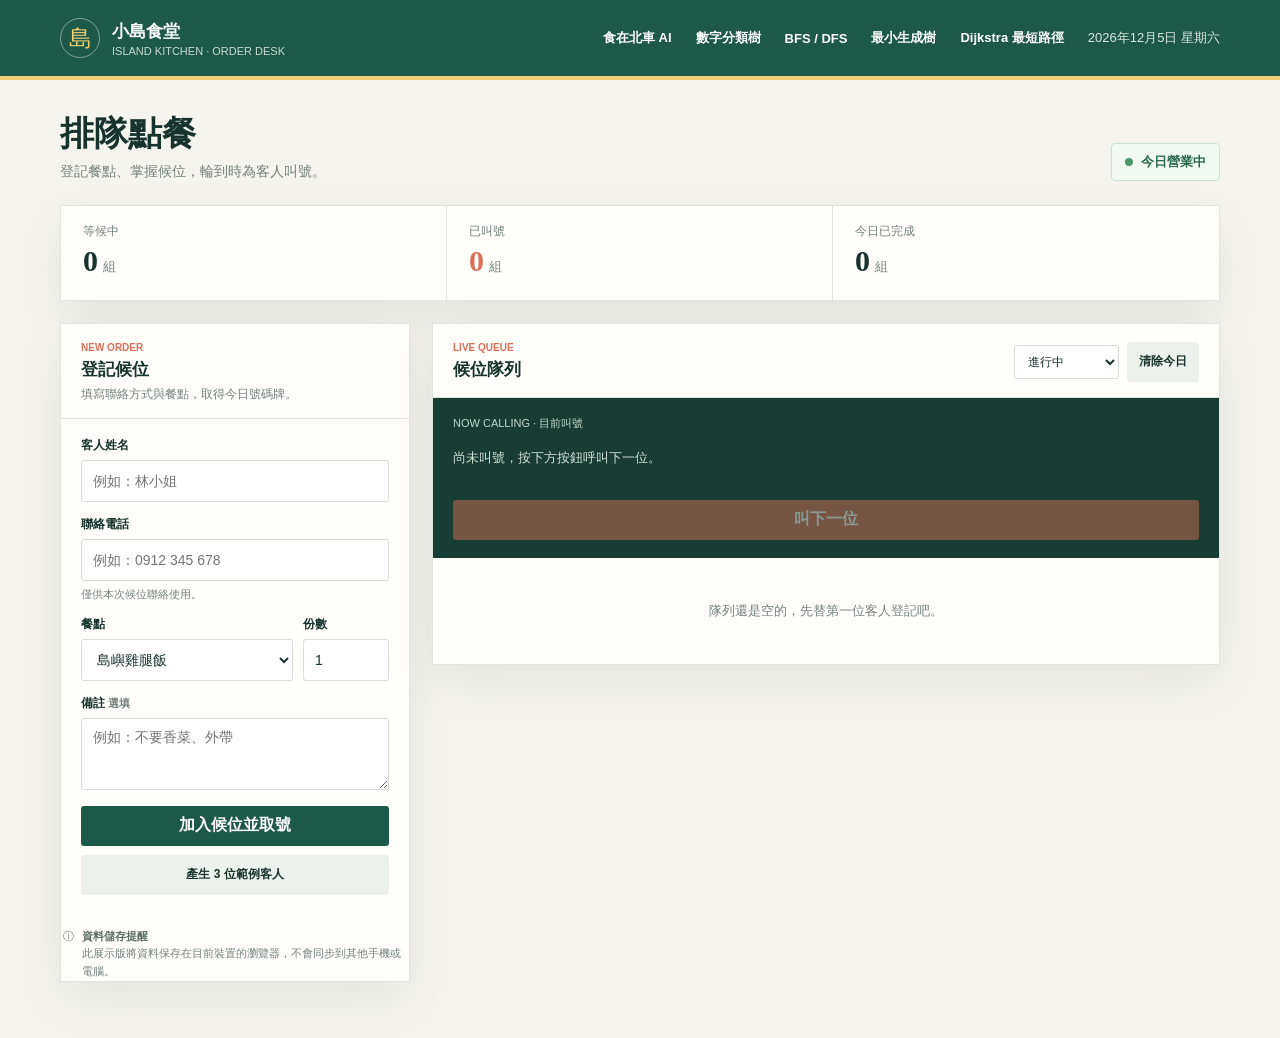
<file: index.html>
<!DOCTYPE html>
<html lang="zh-Hant">
<head>
  <meta charset="UTF-8">
  <meta name="viewport" content="width=device-width, initial-scale=1.0">
  <meta name="theme-color" content="#173d35">
  <title>小島食堂｜排隊點餐</title>
  <style>
    :root {
      color-scheme: light;
      --ink: #18332e;
      --muted: #73817a;
      --paper: #f5f4ee;
      --surface: #fffefa;
      --line: #dfe4dc;
      --green: #1d5949;
      --green-soft: #e5f1e9;
      --coral: #dd7059;
      --coral-soft: #faebe6;
      --yellow: #f2cf72;
      --shadow: 0 18px 48px rgba(28, 57, 47, .08);
    }

    * { box-sizing: border-box; }

    body {
      margin: 0;
      min-width: 900px;
      min-height: 100vh;
      color: var(--ink);
      background-color: var(--paper);
      background-image: radial-gradient(#dce4d9 0.7px, transparent 0.7px);
      background-size: 18px 18px;
      font-family: "Noto Sans TC", "Microsoft JhengHei", sans-serif;
    }

    button, input, select, textarea { font: inherit; }
    button { cursor: pointer; }

    .topbar {
      background: var(--green);
      color: white;
      border-bottom: 4px solid var(--yellow);
    }

    .topbar-inner, main {
      width: min(1160px, calc(100% - 40px));
      margin: 0 auto;
    }

    .topbar-inner {
      min-height: 76px;
      display: flex;
      align-items: center;
      justify-content: space-between;
      gap: 18px;
    }

    .brand { display: flex; align-items: center; gap: 12px; }
    .brand-mark {
      display: grid;
      place-items: center;
      width: 40px;
      aspect-ratio: 1;
      border: 1px solid rgba(255,255,255,.42);
      border-radius: 50%;
      color: var(--yellow);
      font-family: Georgia, serif;
      font-size: 23px;
    }
    .brand-name { font-size: 17px; font-weight: 800; letter-spacing: 0; }
    .brand-caption { margin-top: 2px; color: #c5d9ce; font-size: 11px; }
    .today { color: #d8e6dd; font-size: 13px; text-align: right; }
    .topbar-links { display: flex; align-items: center; gap: 24px; }
    .tool-link { color: #fff; font-size: 13px; font-weight: 700; text-decoration: none; }
    .tool-link:hover { color: var(--yellow); }

    main { padding: 34px 0 56px; }
    .intro {
      display: flex;
      align-items: end;
      justify-content: space-between;
      gap: 24px;
      margin-bottom: 24px;
      animation: arrive .45s ease both;
    }
    h1 {
      margin: 0;
      font-family: Georgia, "Noto Serif TC", "Microsoft JhengHei", serif;
      font-size: 34px;
      font-weight: 700;
      line-height: 1.2;
    }
    .intro p { margin: 8px 0 0; color: var(--muted); font-size: 14px; }
    .open-badge {
      display: inline-flex;
      align-items: center;
      gap: 8px;
      padding: 9px 13px;
      border: 1px solid #cce3d3;
      border-radius: 4px;
      background: #f2faf3;
      color: #286849;
      font-size: 13px;
      font-weight: 700;
      white-space: nowrap;
    }
    .open-badge::before {
      width: 8px;
      height: 8px;
      border-radius: 50%;
      background: #4a9a69;
      content: "";
    }

    .stats {
      display: grid;
      grid-template-columns: repeat(3, 1fr);
      margin-bottom: 22px;
      border: 1px solid var(--line);
      background: var(--surface);
      box-shadow: var(--shadow);
      animation: arrive .5s .04s ease both;
    }
    .stat { min-height: 94px; padding: 17px 22px; border-right: 1px solid var(--line); }
    .stat:last-child { border-right: 0; }
    .stat-label { color: var(--muted); font-size: 12px; }
    .stat-value { margin-top: 4px; font-family: Georgia, serif; font-size: 30px; font-weight: 700; line-height: 1.1; }
    .stat-value small { margin-left: 5px; color: var(--muted); font-family: inherit; font-size: 13px; font-weight: 400; }
    .stat.called .stat-value { color: var(--coral); }

    .columns { display: grid; grid-template-columns: minmax(270px, 350px) minmax(0, 1fr); gap: 22px; align-items: start; }
    .panel {
      min-width: 0;
      border: 1px solid var(--line);
      background: var(--surface);
      box-shadow: var(--shadow);
      animation: arrive .5s .08s ease both;
    }
    .panel-head { padding: 18px 20px 15px; border-bottom: 1px solid var(--line); }
    .panel-head-row { display: flex; align-items: center; justify-content: space-between; gap: 12px; }
    h2 { margin: 0; font-size: 17px; }
    .eyebrow { margin: 0 0 5px; color: var(--coral); font-size: 10px; font-weight: 800; letter-spacing: 0; }
    .panel-subtitle { margin: 5px 0 0; color: var(--muted); font-size: 12px; }
    .form-body { padding: 18px 20px 20px; }
    .field { display: grid; gap: 6px; margin-bottom: 14px; }
    label { font-size: 12px; font-weight: 700; }
    input, select, textarea {
      width: 100%;
      min-height: 42px;
      padding: 10px 11px;
      border: 1px solid #d6ded5;
      border-radius: 3px;
      outline: none;
      background: #fff;
      color: var(--ink);
      font-size: 14px;
    }
    textarea { min-height: 72px; resize: vertical; }
    input:focus, select:focus, textarea:focus { border-color: #47856e; box-shadow: 0 0 0 3px rgba(71,133,110,.13); }
    .form-row { display: grid; grid-template-columns: minmax(0, 1fr) 86px; gap: 10px; }
    .field-hint { color: var(--muted); font-size: 11px; }
    .primary, .quiet, .call-button, .row-action {
      min-height: 40px;
      border: 0;
      border-radius: 3px;
      font-weight: 700;
      transition: transform .16s ease, background .16s ease;
    }
    .primary { width: 100%; margin-top: 2px; background: var(--green); color: white; }
    .primary:hover, .call-button:hover { background: #124535; transform: translateY(-1px); }
    .quiet { padding: 0 12px; background: #edf1eb; color: var(--ink); font-size: 12px; }
    .quiet:hover { background: #e0e8df; }
    .sample-button { width: 100%; margin-top: 9px; }
    .current-call { padding: 18px 20px; background: #183d34; color: white; }
    .current-call-top { display: flex; align-items: center; justify-content: space-between; gap: 10px; color: #bfd7ca; font-size: 11px; }
    .current-ticket { margin-top: 8px; color: var(--yellow); font-family: Georgia, serif; font-size: 48px; font-weight: 700; line-height: 1; }
    .current-customer { margin-top: 7px; font-size: 16px; font-weight: 700; }
    .current-order { margin-top: 4px; color: #d2e0d7; font-size: 12px; }
    .call-button { width: 100%; margin-top: 15px; background: var(--coral); color: white; }
    .call-button:disabled { cursor: not-allowed; opacity: .48; transform: none; }
    .no-call { padding: 18px 0; color: #d2e0d7; font-size: 13px; }

    .queue-panel { animation-delay: .12s; }
    .queue-tools { display: flex; align-items: center; gap: 8px; }
    .filter-select { width: auto; min-height: 34px; padding: 5px 26px 5px 9px; font-size: 12px; }
    .queue-scroll { overflow-x: auto; }
    table { width: 100%; border-collapse: collapse; text-align: left; }
    th { padding: 11px 14px; background: #f6f7f2; color: var(--muted); font-size: 11px; font-weight: 700; white-space: nowrap; }
    td { padding: 13px 14px; border-top: 1px solid #edf0ea; font-size: 12px; vertical-align: middle; }
    .ticket-cell { min-width: 68px; color: var(--green); font-family: Georgia, serif; font-size: 17px; font-weight: 700; }
    .customer-name { font-weight: 700; }
    .customer-phone, .order-detail { margin-top: 3px; color: var(--muted); font-size: 11px; }
    .status-pill { display: inline-block; padding: 4px 8px; border-radius: 2px; background: #f0f1ed; color: #69756c; font-size: 10px; white-space: nowrap; }
    .status-pill.waiting { background: var(--green-soft); color: #286849; }
    .status-pill.called { background: var(--coral-soft); color: #aa4e3a; }
    .row-actions { display: flex; align-items: center; justify-content: end; gap: 6px; white-space: nowrap; }
    .row-action { min-height: 31px; padding: 0 9px; background: #edf1eb; color: var(--ink); font-size: 11px; }
    .row-action:hover { background: #dfe8df; }
    .row-action.cancel { background: transparent; color: #a05d50; }
    .row-action.cancel:hover { background: #faebe6; }
    .empty { padding: 44px 16px; color: var(--muted); text-align: center; font-size: 13px; }
    .privacy-note { display: flex; gap: 8px; margin: 13px 2px 0; color: var(--muted); font-size: 11px; line-height: 1.6; }
    .privacy-note strong { color: #5b6d63; }
    .toast {
      position: fixed;
      z-index: 5;
      right: 22px;
      bottom: 22px;
      max-width: min(360px, calc(100vw - 32px));
      padding: 13px 16px;
      transform: translateY(12px);
      opacity: 0;
      border-radius: 3px;
      background: var(--ink);
      color: white;
      font-size: 13px;
      pointer-events: none;
      transition: .2s ease;
    }
    .toast.show { transform: translateY(0); opacity: 1; }
    @keyframes arrive { from { transform: translateY(8px); opacity: 0; } to { transform: translateY(0); opacity: 1; } }

    @media (prefers-reduced-motion: reduce) {
      *, *::before, *::after { animation-duration: .01ms !important; transition-duration: .01ms !important; }
    }
  </style>
</head>
<body>
  <header class="topbar">
    <div class="topbar-inner">
      <div class="brand">
        <div class="brand-mark" aria-hidden="true">島</div>
        <div><div class="brand-name">小島食堂</div><div class="brand-caption">ISLAND KITCHEN · ORDER DESK</div></div>
      </div>
      <nav class="topbar-links" aria-label="網站工具">
        <a class="tool-link" href="./food-rag/">食在北車 AI</a>
        <a class="tool-link" href="./tree.html">數字分類樹</a>
        <a class="tool-link" href="./BFS_DFS.html">BFS / DFS</a>
        <a class="tool-link" href="./MST.html">最小生成樹</a>
        <a class="tool-link" href="./Dijkstra.html">Dijkstra 最短路徑</a>
        <div class="today" id="todayLabel"></div>
      </nav>
    </div>
  </header>

  <main>
    <section class="intro" aria-labelledby="pageTitle">
      <div>
        <h1 id="pageTitle">排隊點餐</h1>
        <p>登記餐點、掌握候位，輪到時為客人叫號。</p>
      </div>
      <div class="open-badge">今日營業中</div>
    </section>

    <section class="stats" aria-label="今日候位統計">
      <div class="stat"><div class="stat-label">等候中</div><div class="stat-value" id="waitingCount">0<small>組</small></div></div>
      <div class="stat called"><div class="stat-label">已叫號</div><div class="stat-value" id="calledCount">0<small>組</small></div></div>
      <div class="stat"><div class="stat-label">今日已完成</div><div class="stat-value" id="doneCount">0<small>組</small></div></div>
    </section>

    <div class="columns">
      <section class="panel entry-panel" aria-labelledby="entryTitle">
        <div class="panel-head">
          <p class="eyebrow">NEW ORDER</p>
          <h2 id="entryTitle">登記候位</h2>
          <p class="panel-subtitle">填寫聯絡方式與餐點，取得今日號碼牌。</p>
        </div>
        <form id="orderForm" class="form-body">
          <div class="field">
            <label for="customerName">客人姓名</label>
            <input id="customerName" name="name" autocomplete="name" maxlength="40" placeholder="例如：林小姐" required>
          </div>
          <div class="field">
            <label for="customerPhone">聯絡電話</label>
            <input id="customerPhone" name="phone" type="tel" autocomplete="tel" maxlength="20" placeholder="例如：0912 345 678" pattern="[0-9+ ]{8,20}" title="請輸入 8 至 20 個數字、空格或電話符號" required>
            <span class="field-hint">僅供本次候位聯絡使用。</span>
          </div>
          <div class="form-row">
            <div class="field">
              <label for="dish">餐點</label>
              <select id="dish" name="dish" required>
                <option value="島嶼雞腿飯">島嶼雞腿飯</option>
                <option value="炙燒鮭魚飯">炙燒鮭魚飯</option>
                <option value="香煎豆腐飯">香煎豆腐飯</option>
                <option value="季節蔬菜麵">季節蔬菜麵</option>
                <option value="今日湯品">今日湯品</option>
              </select>
            </div>
            <div class="field">
              <label for="quantity">份數</label>
              <input id="quantity" name="quantity" type="number" min="1" max="20" value="1" required>
            </div>
          </div>
          <div class="field">
            <label for="note">備註 <span class="field-hint">選填</span></label>
            <textarea id="note" name="note" maxlength="100" placeholder="例如：不要香菜、外帶"></textarea>
          </div>
          <button class="primary" type="submit">加入候位並取號</button>
          <button class="quiet sample-button" type="button" id="sampleButton">產生 3 位範例客人</button>
        </form>
        <p class="privacy-note"><span aria-hidden="true">ⓘ</span><span><strong>資料儲存提醒</strong><br>此展示版將資料保存在目前裝置的瀏覽器，不會同步到其他手機或電腦。</span></p>
      </section>

      <section class="panel queue-panel" aria-labelledby="queueTitle">
        <div class="panel-head">
          <div class="panel-head-row">
            <div>
              <p class="eyebrow">LIVE QUEUE</p>
              <h2 id="queueTitle">候位隊列</h2>
            </div>
            <div class="queue-tools">
              <select class="filter-select" id="queueFilter" aria-label="篩選隊列">
                <option value="active">進行中</option>
                <option value="all">全部紀錄</option>
                <option value="waiting">等候中</option>
                <option value="called">已叫號</option>
                <option value="done">已完成</option>
              </select>
              <button class="quiet" type="button" id="clearButton" title="清除今日紀錄">清除今日</button>
            </div>
          </div>
        </div>
        <div class="current-call" aria-live="polite">
          <div class="current-call-top"><span>NOW CALLING · 目前叫號</span><span id="calledTime"></span></div>
          <div id="currentCallContent" class="no-call">尚未叫號，按下方按鈕呼叫下一位。</div>
          <button class="call-button" type="button" id="nextButton">叫下一位</button>
        </div>
        <div id="queueContent"></div>
      </section>
    </div>
  </main>
  <div class="toast" id="toast" role="status" aria-live="polite"></div>

  <script>
    const STORAGE_KEY = "island-kitchen-queue-v1";
    const today = new Date();
    const dayKey = [today.getFullYear(), String(today.getMonth() + 1).padStart(2, "0"), String(today.getDate()).padStart(2, "0")].join("-");
    const state = loadState();
    const orderForm = document.querySelector("#orderForm");
    const queueContent = document.querySelector("#queueContent");
    const filter = document.querySelector("#queueFilter");
    let toastTimer;

    document.querySelector("#todayLabel").textContent = today.toLocaleDateString("zh-TW", { year: "numeric", month: "long", day: "numeric", weekday: "long" });

    function loadState() {
      try {
        const saved = JSON.parse(localStorage.getItem(STORAGE_KEY) || "[]");
        return Array.isArray(saved) ? saved.filter(item => item && typeof item.ticket === "string" && typeof item.day === "string") : [];
      } catch {
        return [];
      }
    }

    function saveState() {
      try {
        localStorage.setItem(STORAGE_KEY, JSON.stringify(state));
        return true;
      } catch {
        showToast("瀏覽器無法儲存資料，請檢查儲存空間設定。");
        return false;
      }
    }

    function todayOrders() {
      return state.filter(order => order.day === dayKey).sort((a, b) => a.createdAt - b.createdAt);
    }

    function nextTicket() {
      const lastNumber = todayOrders().reduce((max, order) => Math.max(max, Number(order.ticket.slice(1)) || 0), 0);
      return `A${String(lastNumber + 1).padStart(3, "0")}`;
    }

    function createOrder(details) {
      return {
        ticket: nextTicket(),
        day: dayKey,
        name: details.name,
        phone: details.phone,
        dish: details.dish,
        quantity: details.quantity,
        note: details.note,
        status: "waiting",
        createdAt: Date.now()
      };
    }

    function addOrders(orderDetails) {
      const addedOrders = [];
      for (const details of orderDetails) {
        const order = createOrder(details);
        state.push(order);
        addedOrders.push(order);
      }
      if (!saveState()) {
        state.splice(-addedOrders.length, addedOrders.length);
        return null;
      }
      render();
      return addedOrders;
    }

    function safeText(value) {
      const node = document.createElement("span");
      node.textContent = value;
      return node.innerHTML;
    }

    function statusLabel(status) {
      return ({ waiting: "等候中", called: "已叫號", done: "已完成", cancelled: "已取消" })[status] || "等候中";
    }

    function render() {
      const orders = todayOrders();
      const waiting = orders.filter(order => order.status === "waiting");
      const called = orders.filter(order => order.status === "called");
      const done = orders.filter(order => order.status === "done");
      document.querySelector("#waitingCount").innerHTML = `${waiting.length}<small>組</small>`;
      document.querySelector("#calledCount").innerHTML = `${called.length}<small>組</small>`;
      document.querySelector("#doneCount").innerHTML = `${done.length}<small>組</small>`;

      const activeCall = called.sort((a, b) => (b.calledAt || 0) - (a.calledAt || 0))[0];
      const callContent = document.querySelector("#currentCallContent");
      const nextButton = document.querySelector("#nextButton");
      if (activeCall) {
        callContent.className = "";
        callContent.innerHTML = `<div class="current-ticket">${safeText(activeCall.ticket)}</div><div class="current-customer">${safeText(activeCall.name)} · ${safeText(activeCall.phone)}</div><div class="current-order">${safeText(activeCall.dish)} × ${activeCall.quantity}${activeCall.note ? ` · ${safeText(activeCall.note)}` : ""}</div>`;
        document.querySelector("#calledTime").textContent = new Date(activeCall.calledAt).toLocaleTimeString("zh-TW", { hour: "2-digit", minute: "2-digit" });
      } else {
        callContent.className = "no-call";
        callContent.textContent = "尚未叫號，按下方按鈕呼叫下一位。";
        document.querySelector("#calledTime").textContent = "";
      }
      nextButton.disabled = waiting.length === 0;

      let visible = orders;
      if (filter.value === "active") visible = orders.filter(order => ["waiting", "called"].includes(order.status));
      else if (filter.value !== "all") visible = orders.filter(order => order.status === filter.value);
      visible = visible.slice().reverse();

      if (!visible.length) {
        queueContent.innerHTML = `<div class="empty">${orders.length ? "這個分類目前沒有紀錄。" : "隊列還是空的，先替第一位客人登記吧。"}</div>`;
        return;
      }

      const rows = visible.map(order => {
        const actions = order.status === "waiting"
          ? `<button class="row-action" data-action="call" data-ticket="${safeText(order.ticket)}">叫號</button><button class="row-action cancel" data-action="cancel" data-ticket="${safeText(order.ticket)}">取消</button>`
          : order.status === "called"
            ? `<button class="row-action" data-action="done" data-ticket="${safeText(order.ticket)}">完成</button><button class="row-action cancel" data-action="cancel" data-ticket="${safeText(order.ticket)}">取消</button>`
            : "<span class=\"field-hint\">—</span>";
        const details = `${safeText(order.dish)} × ${order.quantity}${order.note ? `<div class="order-detail">${safeText(order.note)}</div>` : ""}`;
        return `<tr><td class="ticket-cell">${safeText(order.ticket)}</td><td><div class="customer-name">${safeText(order.name)}</div><div class="customer-phone">${safeText(order.phone)}</div></td><td>${details}</td><td><span class="status-pill ${order.status}">${statusLabel(order.status)}</span></td><td><div class="row-actions">${actions}</div></td></tr>`;
      }).join("");

      queueContent.innerHTML = `<div class="queue-scroll"><table><thead><tr><th>號碼</th><th>客人</th><th>餐點</th><th>狀態</th><th></th></tr></thead><tbody>${rows}</tbody></table></div>`;
    }

    function showToast(message) {
      const toast = document.querySelector("#toast");
      toast.textContent = message;
      toast.classList.add("show");
      clearTimeout(toastTimer);
      toastTimer = setTimeout(() => toast.classList.remove("show"), 2800);
    }

    orderForm.addEventListener("submit", event => {
      event.preventDefault();
      if (!orderForm.reportValidity()) return;
      const data = new FormData(orderForm);
      const [order] = addOrders([{
        name: String(data.get("name")).trim(),
        phone: String(data.get("phone")).trim(),
        dish: String(data.get("dish")),
        quantity: Number(data.get("quantity")),
        note: String(data.get("note")).trim()
      }]);
      if (!order) return;
      orderForm.reset();
      document.querySelector("#quantity").value = 1;
      showToast(`登記完成，號碼牌 ${order.ticket}。`);
    });

    document.querySelector("#sampleButton").addEventListener("click", () => {
      const sampleCustomers = [
        { name: "林小晴", phone: "0900 000 001", dish: "島嶼雞腿飯", quantity: 1, note: "範例資料" },
        { name: "陳柏翰", phone: "0900 000 002", dish: "炙燒鮭魚飯", quantity: 2, note: "範例資料" },
        { name: "王怡安", phone: "0900 000 003", dish: "香煎豆腐飯", quantity: 1, note: "範例資料" }
      ];
      filter.value = "active";
      const addedOrders = addOrders(sampleCustomers);
      if (!addedOrders) return;
      showToast(`已加入 3 位範例客人，號碼 ${addedOrders[0].ticket} 至 ${addedOrders[2].ticket}。`);
    });

    document.querySelector("#nextButton").addEventListener("click", () => {
      const order = todayOrders().find(item => item.status === "waiting");
      if (!order) return;
      order.status = "called";
      order.calledAt = Date.now();
      saveState();
      render();
      showToast(`正在呼叫 ${order.ticket}，${order.name}。`);
    });

    queueContent.addEventListener("click", event => {
      const button = event.target.closest("button[data-action]");
      if (!button) return;
      const order = todayOrders().find(item => item.ticket === button.dataset.ticket);
      if (!order) return;
      const action = button.dataset.action;
      if (action === "call" && order.status === "waiting") {
        order.status = "called";
        order.calledAt = Date.now();
      } else if (action === "done" && order.status === "called") {
        order.status = "done";
        order.completedAt = Date.now();
      } else if (action === "cancel" && ["waiting", "called"].includes(order.status)) {
        order.status = "cancelled";
      }
      saveState();
      render();
    });

    filter.addEventListener("change", render);
    document.querySelector("#clearButton").addEventListener("click", () => {
      const todaysOrders = todayOrders();
      if (!todaysOrders.length) { showToast("今天還沒有候位紀錄。"); return; }
      if (!confirm(`確定清除今天 ${todaysOrders.length} 筆候位紀錄？此操作無法復原。`)) return;
      for (let index = state.length - 1; index >= 0; index--) {
        if (state[index].day === dayKey) state.splice(index, 1);
      }
      saveState();
      render();
      showToast("今日紀錄已清除。");
    });

    render();
  </script>
</body>
</html>
</file>
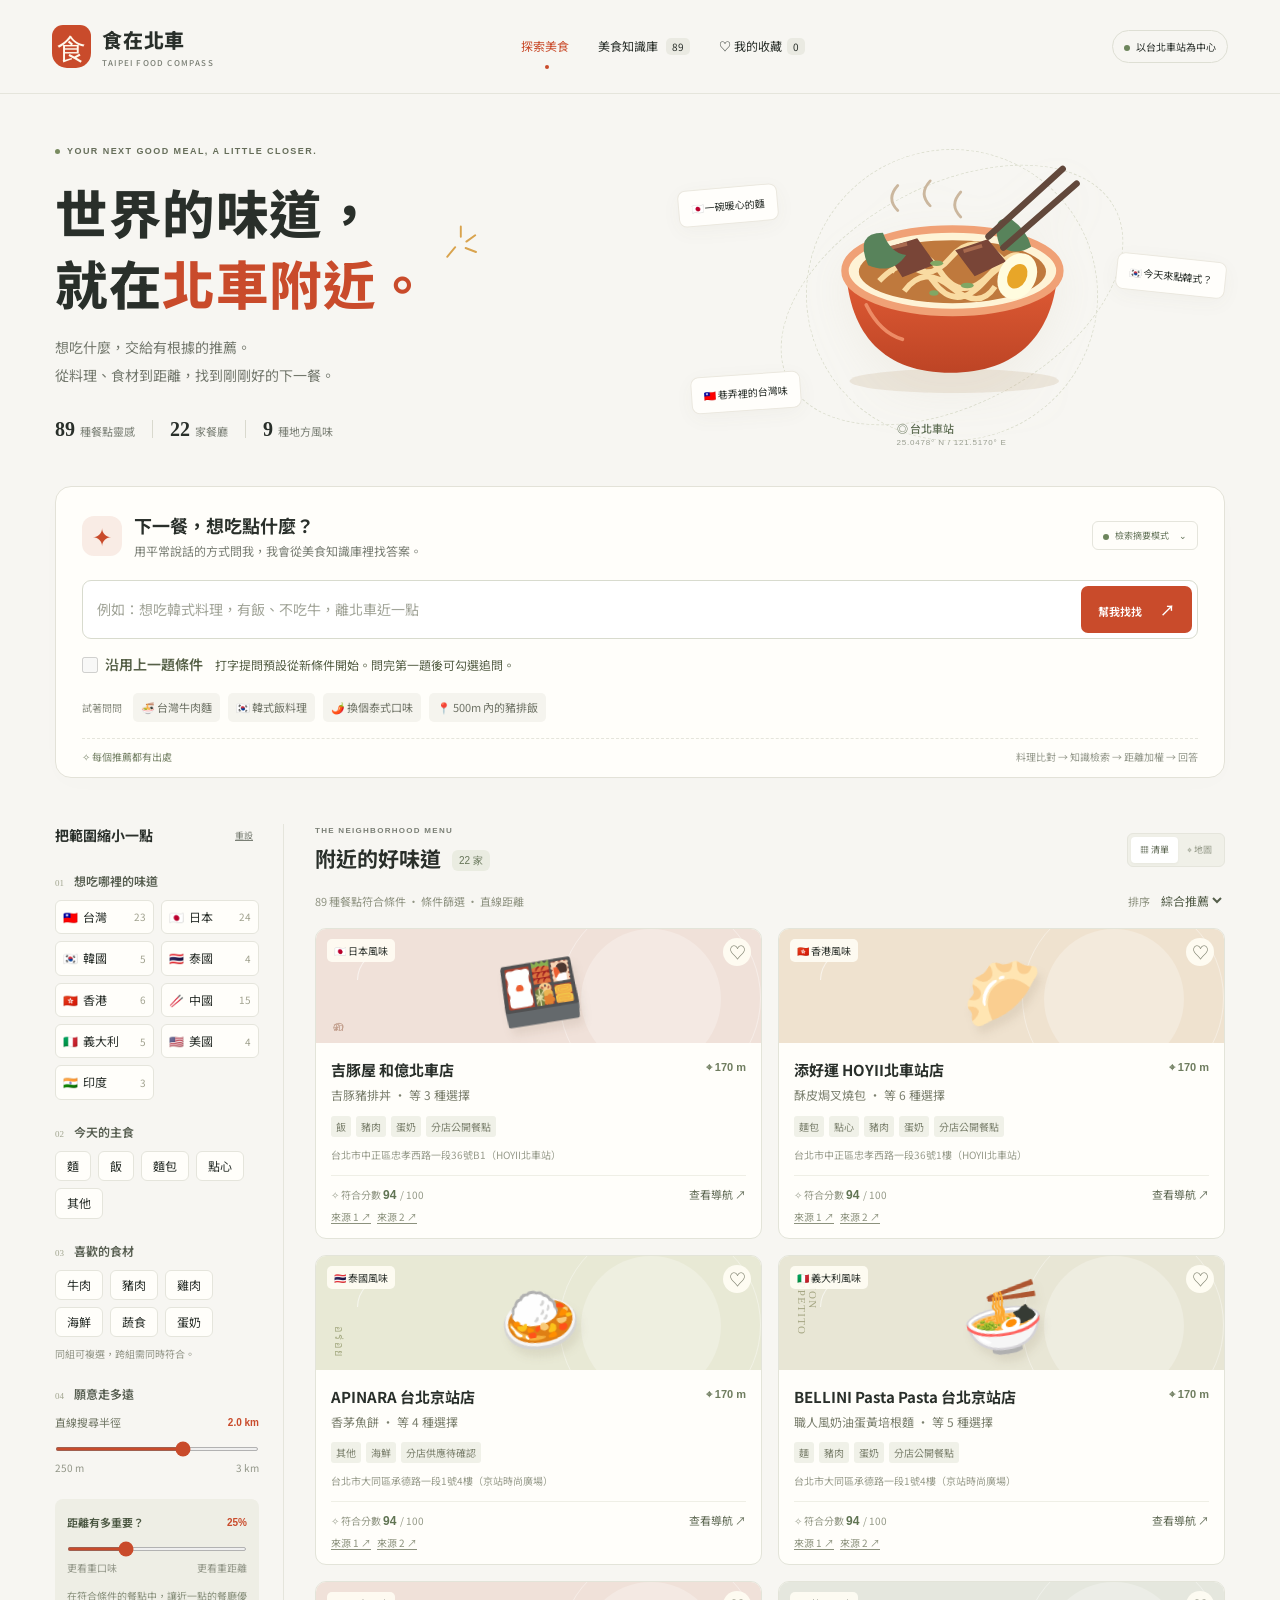
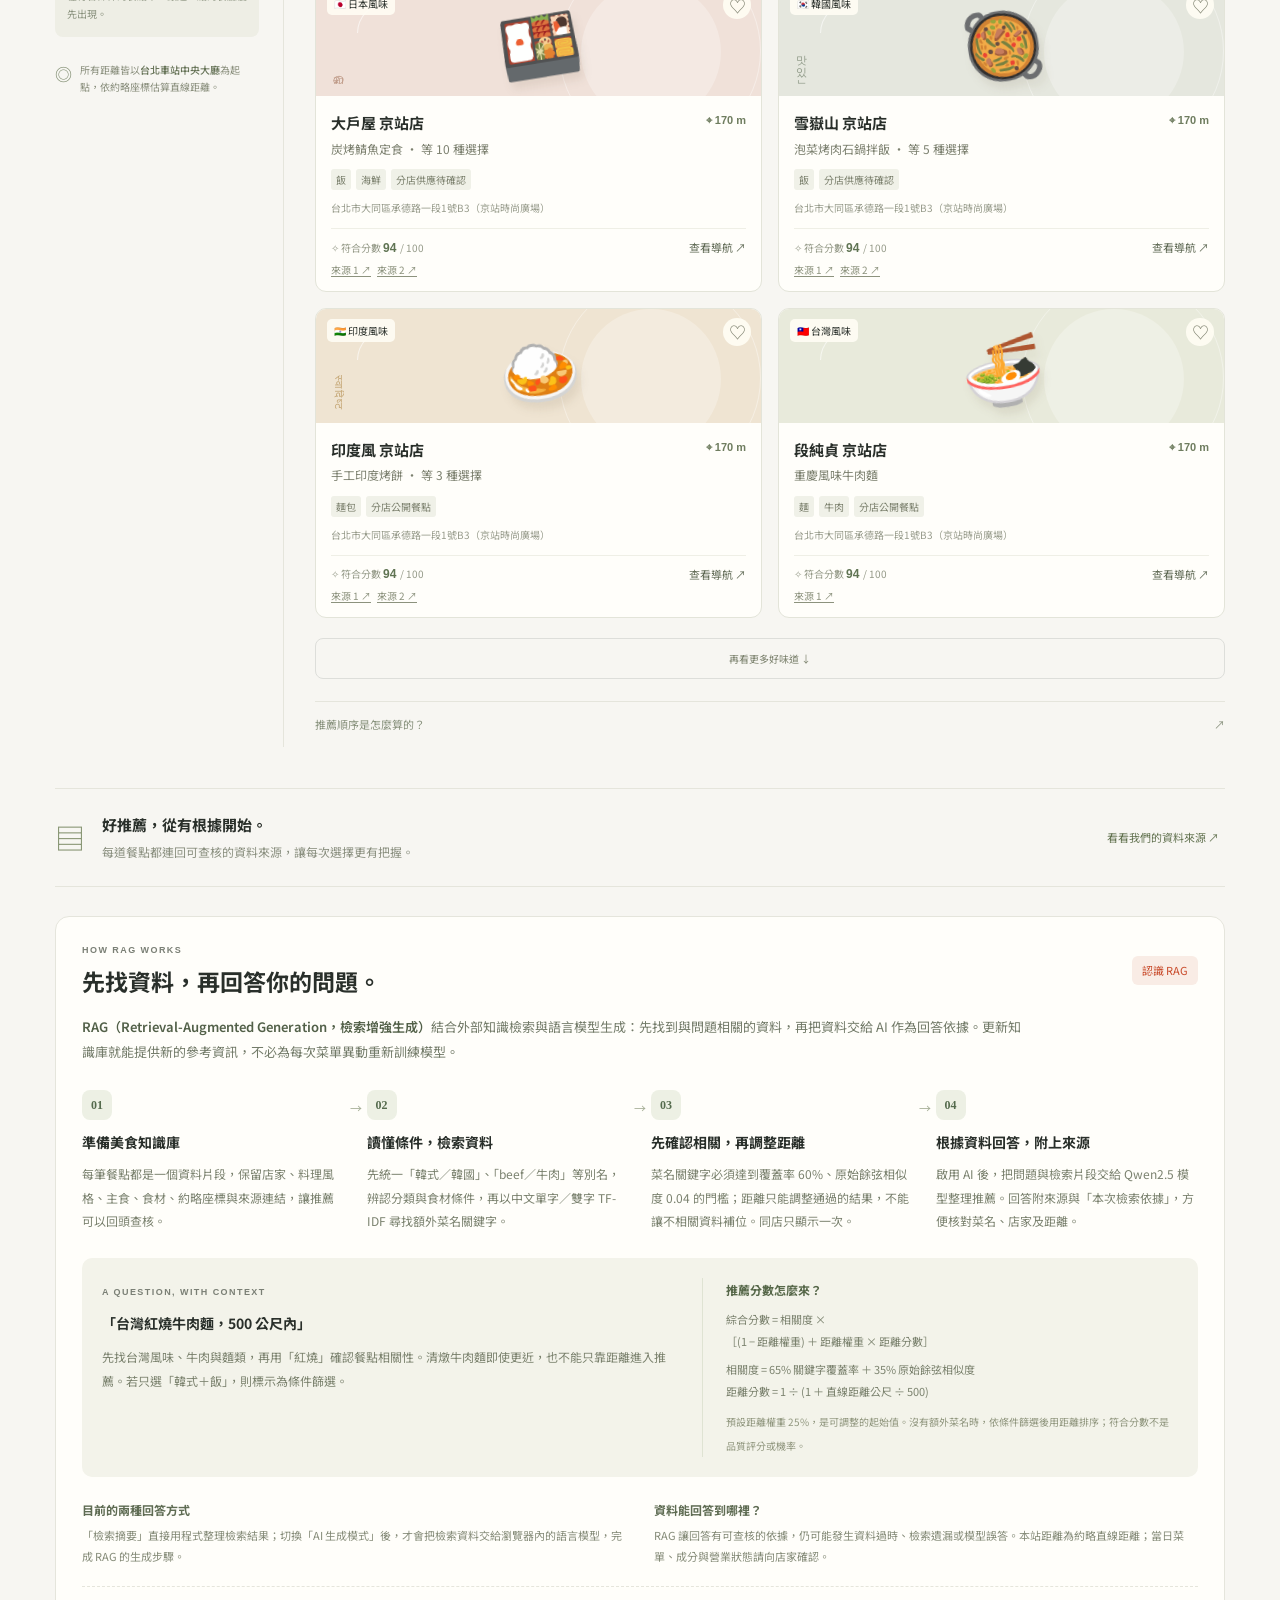
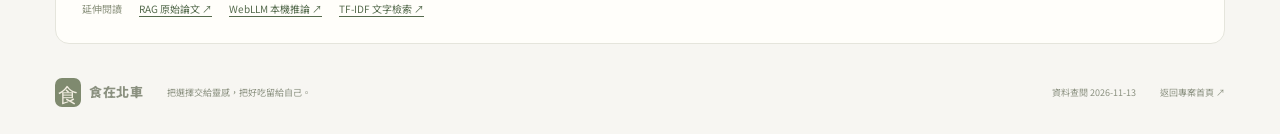
<file: food-rag/index.html>
<!doctype html>
<html lang="zh-Hant">
<head>
  <meta charset="utf-8">
  <meta name="viewport" content="width=device-width, initial-scale=1">
  <meta name="theme-color" content="#f7f6f2">
  <meta name="description" content="以台北車站為中心，依料理國家、主食、肉類與距離，從有來源的美食知識庫找到下一餐。支援本機 RAG 與瀏覽器 AI 問答。">
  <title>食在北車｜有根據的美食 AI</title>
  <link rel="icon" href="./assets/mark.svg" type="image/svg+xml">
  <link rel="stylesheet" href="./styles.css">
  <script type="module" src="./app.js"></script>
</head>
<body>
  <header class="site-header">
    <a class="brand" href="./" aria-label="食在北車首頁"><span class="brand-mark">食</span><span>食在北車<small>TAIPEI FOOD COMPASS</small></span></a>
    <nav aria-label="主要導覽"><a href="#explore" class="nav-active">探索美食</a><button id="knowledge-open">美食知識庫 <span id="nav-count">—</span></button><button id="favorites-open" aria-label="查看收藏">♡ <span class="favorite-label">我的收藏</span><span id="favorite-count">0</span></button></nav>
    <span class="location-pill"><span class="live-dot"></span>以台北車站為中心</span>
  </header>
  <main>
    <section class="hero" aria-labelledby="hero-title">
      <div class="hero-copy"><div class="eyebrow"><span></span> YOUR NEXT GOOD MEAL, A LITTLE CLOSER.</div><h1 id="hero-title">世界的味道，<br>就在<span>北車附近。</span><svg class="title-spark" viewBox="0 0 50 50" aria-hidden="true"><path d="M26 3v13M44 14l-11 8M45 35l-13-5M19 29 9 41"/></svg></h1><p>想吃什麼，交給有根據的推薦。<br>從料理、食材到距離，找到剛剛好的下一餐。</p><div class="hero-meta"><span><strong id="food-total">—</strong> 種餐點靈感</span><i></i><span><strong id="restaurant-total">—</strong> 家餐廳</span><i></i><span><strong id="country-total">—</strong> 種地方風味</span></div></div>
      <div class="hero-art" aria-hidden="true"><div class="orbit orbit-one"></div><div class="orbit orbit-two"></div><span class="art-label label-japan">🇯🇵 一碗暖心的麵</span><span class="art-label label-korea">🇰🇷 今天來點韓式？</span><span class="art-label label-taiwan">🇹🇼 巷弄裡的台灣味</span><div class="bowl-illustration"><svg viewBox="0 0 340 270"><defs><linearGradient id="bowl" x1="0" y1="0" x2="0" y2="1"><stop stop-color="#e25d36"/><stop offset="1" stop-color="#bd4425"/></linearGradient></defs><ellipse cx="173" cy="245" rx="113" ry="13" fill="#d2bda4" opacity=".3"/><path d="M56 124c4 72 42 112 113 112s111-40 116-112" fill="url(#bowl)"/><ellipse cx="171" cy="126" rx="116" ry="45" fill="#fef3d6" stroke="#f0a176" stroke-width="8"/><ellipse cx="171" cy="127" rx="101" ry="34" fill="#bf793d"/><g stroke="#f9dba2" stroke-width="6" fill="none"><path d="M105 127q29-36 53 0t56 0t39 0M92 137q33-35 58 0t56 0t45-3M119 112q24 31 50 0t58 4M119 148q21-29 51-4t47-1"/></g><path d="m97 102 36-11 20 28-36 14zM174 104l35-12 20 24-34 16z" fill="#794537"/><path d="m101 102 21-5m61 8 20-6" stroke="#a96a4e" stroke-width="4"/><ellipse cx="241" cy="132" rx="20" ry="26" transform="rotate(28 241 132)" fill="#fffcdf"/><ellipse cx="241" cy="132" rx="10" ry="14" transform="rotate(28 241 132)" fill="#e8a628"/><path d="M80 120q-15-35 16-35 8 22 25 24-15 22-41 11M222 99q-11-33 12-29 17 12 22 30-18 11-34-1" fill="#58835b"/><g fill="#80a764"><ellipse cx="154" cy="118" rx="7" ry="3"/><ellipse cx="187" cy="142" rx="7" ry="3"/><ellipse cx="151" cy="150" rx="5" ry="3"/></g><path d="m210 89 80-73m-64 85 79-69" stroke="#62483b" stroke-width="7" stroke-linecap="round"/><path d="M112 61q-13-13 0-27m35 22q-13-13 0-27m33 39q-13-13 0-27" stroke="#cbb79e" stroke-width="3" stroke-linecap="round" fill="none"/><path d="M78 163q15 30 39 37" stroke="#ed8c66" stroke-width="4" fill="none" stroke-linecap="round"/></svg></div><div class="station-stamp">◎ 台北車站 <span>25.0478° N / 121.5170° E</span></div></div>
    </section>
    <section class="ask-section" aria-labelledby="ask-title">
      <div class="ask-heading"><span class="assistant-icon">✦</span><div><h2 id="ask-title">下一餐，想吃點什麼？</h2><p>用平常說話的方式問我，我會從美食知識庫裡找答案。</p></div><button class="mode-button" id="ai-open"><span class="live-dot"></span><span id="mode-label">檢索摘要模式</span> <span>⌄</span></button></div>
      <form id="ask-form">
        <label class="sr-only" for="question">輸入美食問題</label>
        <input id="question" autocomplete="off" maxlength="500" placeholder="例如：想吃韓式料理，有飯、不吃牛，離北車近一點">
        <button type="submit" id="ask-submit">幫我找找 <span>↗</span></button>
      </form>
      <div class="ask-options">
        <label><input type="checkbox" id="reuse-conditions" form="ask-form" autocomplete="off" aria-describedby="ask-options-hint" disabled>沿用上一題條件</label>
        <span id="ask-options-hint">打字提問預設從新條件開始。問完第一題後可勾選追問。</span>
      </div>
      <div class="suggestions"><span>試著問問</span><button data-question="推薦附近的台灣牛肉麵">🍜 台灣牛肉麵</button><button data-question="想吃韓國料理，有飯，不吃牛肉">🇰🇷 韓式飯料理</button><button data-question="附近有什麼泰式料理？">🌶️ 換個泰式口味</button><button data-question="離台北車站500公尺內的日本豬排飯">📍 500m 內的豬排飯</button></div>
      <div id="chat-history" class="chat-history" aria-live="polite"></div>
      <div class="ask-foot"><span>✧ 每個推薦都有出處</span><span>料理比對 → 知識檢索 → 距離加權 → 回答</span></div>
    </section>
    <section id="explore" class="explore-layout">
      <aside class="filter-panel" aria-labelledby="filter-title"><div class="filter-title"><h2 id="filter-title">把範圍縮小一點</h2><button id="reset-filters">重設</button></div><fieldset><legend>01 <span>想吃哪裡的味道</span></legend><div id="country-filters" class="country-filters"></div></fieldset><fieldset><legend>02 <span>今天的主食</span></legend><div id="staple-filters" class="chip-filters"></div></fieldset><fieldset><legend>03 <span>喜歡的食材</span></legend><div id="protein-filters" class="chip-filters"></div><p class="filter-help">同組可複選，跨組需同時符合。</p></fieldset><fieldset><legend>04 <span>願意走多遠</span></legend><div class="range-heading"><label for="radius">直線搜尋半徑</label><output for="radius" id="radius-output">2 km</output></div><input type="range" id="radius" min="250" max="3000" step="250" value="2000"><div class="range-ends"><span>250 m</span><span>3 km</span></div></fieldset><div class="distance-weight"><div class="range-heading"><label for="weight">距離有多重要？</label><output for="weight" id="weight-output">25%</output></div><input type="range" id="weight" min="0" max="80" step="5" value="25"><div class="range-ends"><span>更看重口味</span><span>更看重距離</span></div><p>在符合條件的餐點中，讓近一點的餐廳優先出現。</p></div><div class="center-note"><span>◎</span><p>所有距離皆以<strong>台北車站中央大廳</strong>為起點，依約略座標估算直線距離。</p></div></aside>
      <div class="results-panel"><div class="results-heading"><div><div class="eyebrow">THE NEIGHBORHOOD MENU</div><h2>附近的好味道 <span id="result-count">—</span></h2></div><div class="view-controls" role="group" aria-label="顯示方式"><button id="list-view" class="active" aria-pressed="true">▦ 清單</button><button id="map-view" aria-pressed="false">⌖ 地圖</button></div></div><div class="results-subtitle"><span id="results-caption">正在讀取美食知識庫…</span><label>排序 <select id="sort"><option value="recommended">綜合推薦</option><option value="distance">距離最近</option><option value="name">餐廳名稱</option></select></label></div><div id="active-filters" class="active-filters"></div><div id="map-panel" class="map-panel" hidden><div id="neighborhood-map"></div><p>相對位置示意圖・店家座標為約略位置，點選編號查看餐廳；實際路線請使用導航。</p></div><div id="results" class="restaurant-grid" aria-live="polite"><div class="loading-state">正在整理附近的好味道…</div></div><button id="load-more" class="load-more" hidden>再看更多好味道 ↓</button><details class="ranking-details"><summary>推薦順序是怎麼算的？ <span>↗</span></summary><p>先套用國家／地區、主食、食材與搜尋半徑等條件。先統一別名，以中文單字／雙字 TF-IDF 檢索額外菜名；覆蓋率至少 60%、原始相似度至少 0.04 才列入，再用距離乘數調整。距離分數 = 1 ÷ (1 + 直線距離公尺 ÷ 500)。同一家餐廳只顯示一次。</p><p id="formula">綜合分數 = 相關度 × (75% + 25% × 距離分數)。這是符合程度，不是店家評分。</p></details></div>
    </section>
    <section class="knowledge-strip"><div class="knowledge-strip-icon">▤</div><div><h2>好推薦，從有根據開始。</h2><p>每道餐點都連回可查核的資料來源，讓每次選擇更有把握。</p></div><button id="sources-open">看看我們的資料來源 ↗</button></section>
    <section id="rag-guide" class="rag-guide" aria-labelledby="rag-title">
      <div class="rag-heading"><div><div class="eyebrow">HOW RAG WORKS</div><h2 id="rag-title">先找資料，再回答你的問題。</h2></div><span class="rag-badge">認識 RAG</span></div>
      <p class="rag-intro"><strong>RAG（Retrieval-Augmented Generation，檢索增強生成）</strong>結合外部知識檢索與語言模型生成：先找到與問題相關的資料，再把資料交給 AI 作為回答依據。更新知識庫就能提供新的參考資訊，不必為每次菜單異動重新訓練模型。</p>
      <ol class="rag-flow" aria-label="本站的 RAG 流程">
        <li><span class="rag-step">01</span><h3>準備美食知識庫</h3><p>每筆餐點都是一個資料片段，保留店家、料理風格、主食、食材、約略座標與來源連結，讓推薦可以回頭查核。</p></li>
        <li><span class="rag-step">02</span><h3>讀懂條件，檢索資料</h3><p>先統一「韓式／韓國」、「beef／牛肉」等別名，辨認分類與食材條件，再以中文單字／雙字 TF-IDF 尋找額外菜名關鍵字。</p></li>
        <li><span class="rag-step">03</span><h3>先確認相關，再調整距離</h3><p>菜名關鍵字必須達到覆蓋率 60%、原始餘弦相似度 0.04 的門檻；距離只能調整通過的結果，不能讓不相關資料補位。同店只顯示一次。</p></li>
        <li><span class="rag-step">04</span><h3>根據資料回答，附上來源</h3><p>啟用 AI 後，把問題與檢索片段交給 Qwen2.5 模型整理推薦。回答附來源與「本次檢索依據」，方便核對菜名、店家及距離。</p></li>
      </ol>
      <div class="rag-example"><div><span class="eyebrow">A QUESTION, WITH CONTEXT</span><h3>「台灣紅燒牛肉麵，500 公尺內」</h3><p>先找台灣風味、牛肉與麵類，再用「紅燒」確認餐點相關性。清燉牛肉麵即使更近，也不能只靠距離進入推薦。若只選「韓式＋飯」，則標示為條件篩選。</p></div><div class="rag-score"><strong>推薦分數怎麼來？</strong><p>綜合分數 = 相關度 ×<br>［(1 − 距離權重) ＋ 距離權重 × 距離分數］</p><p>相關度 = 65% 關鍵字覆蓋率 ＋ 35% 原始餘弦相似度<br>距離分數 = 1 ÷ (1 ＋ 直線距離公尺 ÷ 500)</p><small>預設距離權重 25%，是可調整的起始值。沒有額外菜名時，依條件篩選後用距離排序；符合分數不是品質評分或機率。</small></div></div>
      <div class="rag-modes"><p><strong>目前的兩種回答方式</strong><br>「檢索摘要」直接用程式整理檢索結果；切換「AI 生成模式」後，才會把檢索資料交給瀏覽器內的語言模型，完成 RAG 的生成步驟。</p><p><strong>資料能回答到哪裡？</strong><br>RAG 讓回答有可查核的依據，仍可能發生資料過時、檢索遺漏或模型誤答。本站距離為約略直線距離；當日菜單、成分與營業狀態請向店家確認。</p></div>
      <div class="rag-references"><span>延伸閱讀</span><a href="https://arxiv.org/abs/2005.11401" target="_blank" rel="noopener noreferrer">RAG 原始論文 ↗</a><a href="https://github.com/mlc-ai/web-llm" target="_blank" rel="noopener noreferrer">WebLLM 本機推論 ↗</a><a href="https://scikit-learn.org/stable/modules/feature_extraction.html#text-feature-extraction" target="_blank" rel="noopener noreferrer">TF-IDF 文字檢索 ↗</a></div>
    </section>
  </main>
  <footer><a class="brand" href="./"><span class="brand-mark">食</span><span>食在北車</span></a><p>把選擇交給靈感，把好吃留給自己。</p><span id="updated-at">資料整理中</span><a href="../">返回專案首頁 ↗</a></footer>
  <dialog id="knowledge-dialog"><div class="dialog-heading"><div><span class="eyebrow">OPEN KNOWLEDGE</span><h2>美食知識庫</h2></div><button class="dialog-close" aria-label="關閉知識庫">×</button></div><p>餐點與店家資料獨立存放，可下載、更新與查核。菜單以現場供應為準；品牌菜單品項不代表各分店保證供應。未收錄即時價格、營業狀態或星等。</p><div class="knowledge-toolbar"><input id="knowledge-search" aria-label="搜尋知識庫" placeholder="搜尋餐點、店名或料理地區"><a href="./data/knowledge.json" download>下載 JSON ↗</a></div><div id="knowledge-records"></div><h3>資料來源</h3><div id="source-list"></div></dialog>
  <dialog id="ai-dialog"><div class="dialog-heading"><div><span class="eyebrow">YOUR LOCAL FOOD ASSISTANT</span><h2>選擇回答方式</h2></div><button class="dialog-close" aria-label="關閉 AI 設定">×</button></div><div class="mode-card"><h3>✧ 檢索摘要</h3><p>直接把符合條件的知識庫資料整理成推薦與來源，不需下載模型。這個模式使用程式摘要，沒有語言模型生成。</p><button id="use-summary" class="secondary-button">使用檢索摘要</button></div><div class="mode-card"><h3>✦ 瀏覽器 AI · 真正的 RAG</h3><p>先檢索餐點，再交給 Qwen2.5 1.5B 語言模型，依資料回答。模型在這台裝置執行，不需 API Key。</p><p class="model-note">首次需從 Hugging Face 下載約 1 GB 模型，並使用裝置 GPU 與瀏覽器快取。需支援 WebGPU 的瀏覽器；實際速度與記憶體需求依裝置而異。</p><button id="load-ai" class="primary-button">下載並啟用 AI</button><p id="model-status" role="status"></p><progress id="model-progress" max="1" value="0" hidden></progress></div><a href="https://github.com/mlc-ai/web-llm" target="_blank" rel="noopener noreferrer">由 WebLLM 提供本機推論 ↗</a></dialog>
  <dialog id="favorites-dialog"><div class="dialog-heading"><h2>留給下一餐的靈感</h2><button class="dialog-close" aria-label="關閉收藏">×</button></div><div id="favorite-results" class="restaurant-grid"></div><p>收藏保存在此瀏覽器。</p></dialog>
  <div id="toast" class="toast" role="status"></div>
</body>
</html>
</file>
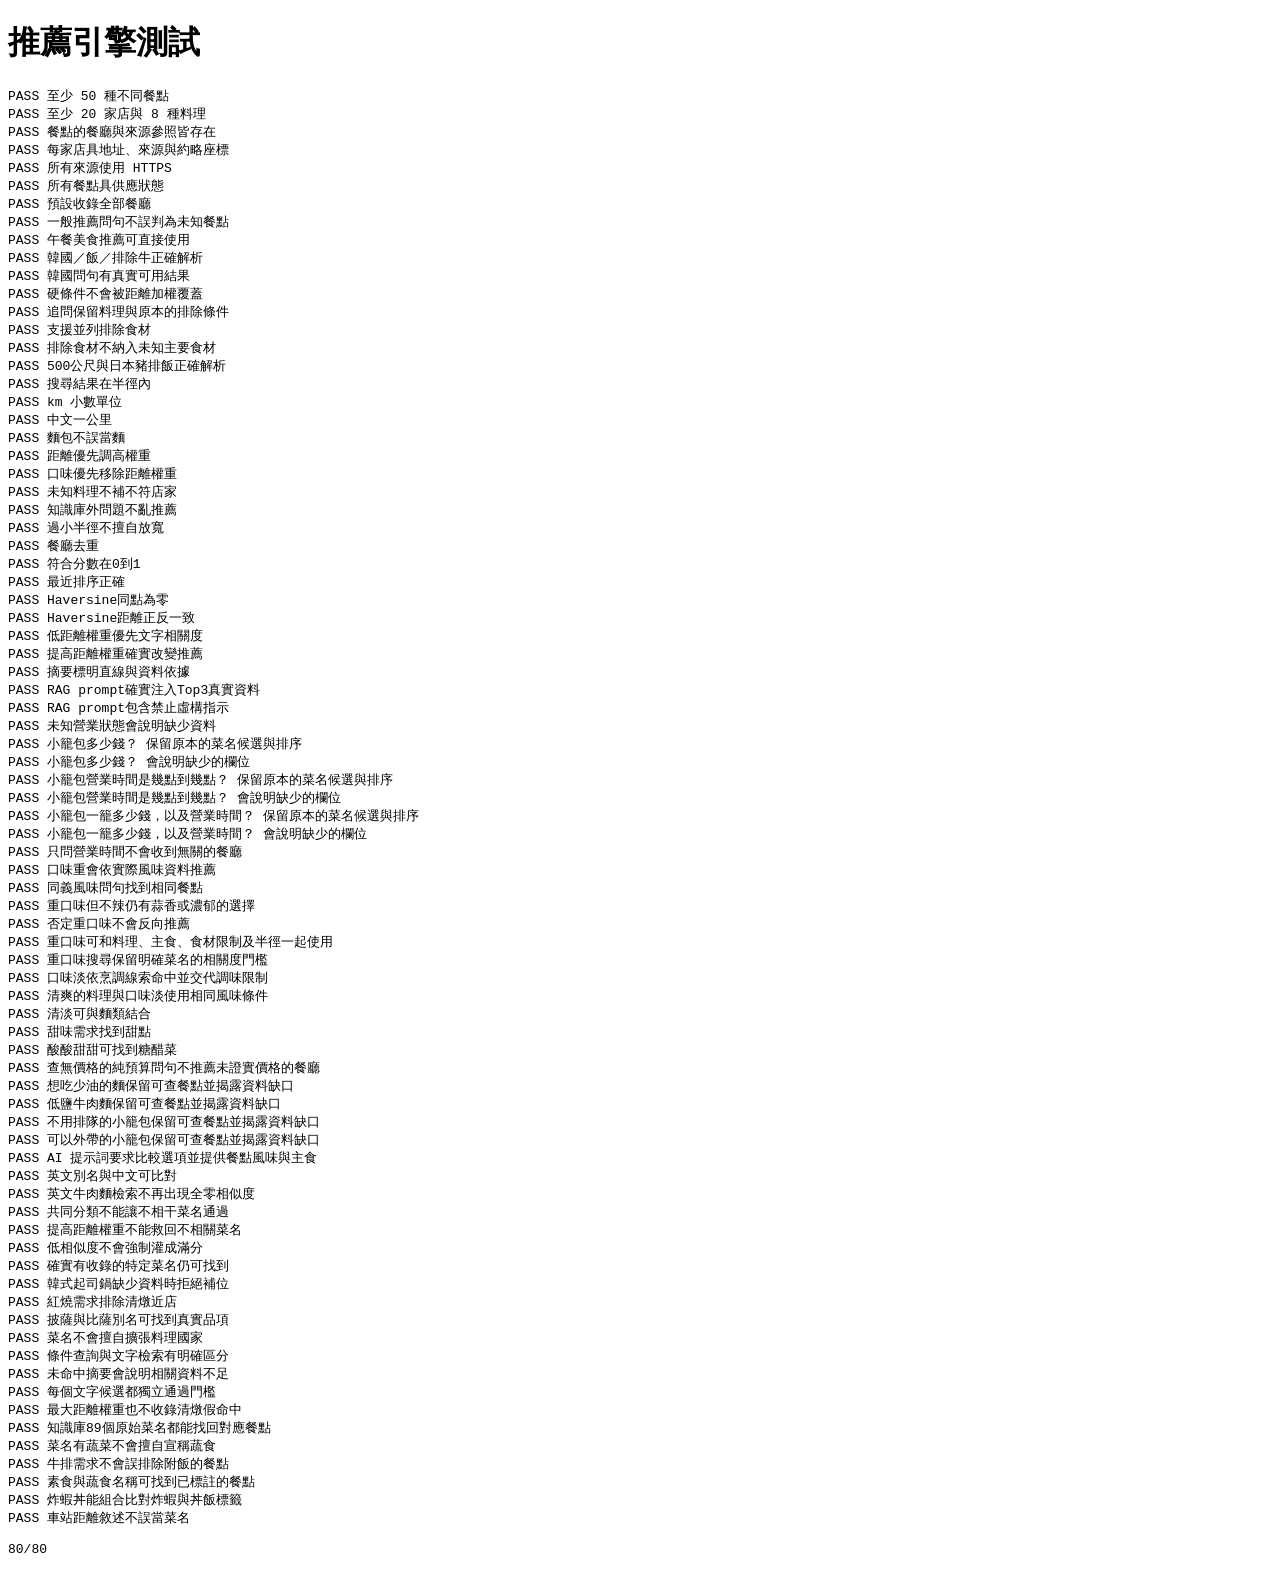
<file: food-rag/tests/index.html>
<!doctype html><html lang="zh-Hant"><meta charset="utf-8"><title>食在北車 · 推薦引擎測試</title><body><h1>推薦引擎測試</h1><pre id="output">測試中…</pre><script type="module">
import {emptyFilters,parseIntent,createRetriever,haversine,summarize,buildPrompt,tokens} from '../engine.js';
const checks=[];
function check(name,condition){checks.push({name,pass:Boolean(condition)});}
try{
 const d=await(await fetch('../data/knowledge.json')).json(),r=createRetriever(d),base=emptyFilters();
 check('至少 50 種不同餐點',new Set(d.foods.map(f=>f.name)).size>=50);
 check('至少 20 家店與 8 種料理',d.restaurants.length>=20&&new Set(d.foods.map(f=>f.country)).size>=8);
 const ids=new Set(d.restaurants.map(x=>x.id)),sources=new Set(d.sources.map(x=>x.id));
 check('餐點的餐廳與來源參照皆存在',d.foods.every(f=>ids.has(f.restaurantId)&&f.sourceIds.length&&f.sourceIds.every(id=>sources.has(id))));
 check('每家店具地址、來源與約略座標',d.restaurants.every(x=>x.address&&x.sourceIds.length&&x.sourceIds.every(s=>sources.has(s))&&x.coordinateAccuracy==='approximate'&&Number.isFinite(x.lat)&&Number.isFinite(x.lng)));
 check('所有來源使用 HTTPS',d.sources.every(x=>new URL(x.url).protocol==='https:'));
 check('所有餐點具供應狀態',d.foods.every(f=>['branch-menu','brand-menu'].includes(f.supplyStatus)));
 check('預設收錄全部餐廳',r(base).results.length===d.restaurants.length);
 check('一般推薦問句不誤判為未知餐點',r(parseIntent('幫我推薦台北車站附近有什麼')).results.length===d.restaurants.length);
 check('午餐美食推薦可直接使用',r(parseIntent('推薦附近美食')).results.length===d.restaurants.length);
 let p=parseIntent('想吃韓式料理，有飯，不吃牛肉');let found=r(p);
 check('韓國／飯／排除牛正確解析',p.countries.join()==='韓國'&&p.staples.join()==='飯'&&!p.proteins.includes('牛肉')&&p.excludedProteins.includes('牛肉'));
 check('韓國問句有真實可用結果',found.results.length>0);
 check('硬條件不會被距離加權覆蓋',found.chunks.every(x=>x.food.country==='韓國'&&x.food.staples.includes('飯')&&!x.food.proteins.includes('牛肉')));
 p=parseIntent('不要豬肉',p);check('追問保留料理與原本的排除條件',p.countries.includes('韓國')&&p.excludedProteins.includes('牛肉')&&p.excludedProteins.includes('豬肉'));
 p=parseIntent('不吃牛肉和豬肉');check('支援並列排除食材',p.excludedProteins.includes('牛肉')&&p.excludedProteins.includes('豬肉')&&!p.proteins.length);
 found=r(p);check('排除食材不納入未知主要食材',found.chunks.every(x=>x.food.proteins.length&&!x.food.proteins.includes('牛肉')&&!x.food.proteins.includes('豬肉')));
 p=parseIntent('500公尺內的日本豬排飯');check('500公尺與日本豬排飯正確解析',p.radius===500&&p.countries.includes('日本')&&p.staples.includes('飯')&&p.proteins.includes('豬肉'));
 check('搜尋結果在半徑內',r(p).results.every(x=>x.distance<=500));
 check('km 小數單位',parseIntent('1.5 km內').radius===1500);
 check('中文一公里',parseIntent('一公里內').radius===1000);
 check('麵包不誤當麵',parseIntent('想吃麵包').staples.join()==='麵包');
 check('距離優先調高權重',parseIntent('近一點').weight===75);
 check('口味優先移除距離權重',parseIntent('不在意距離').weight===0);
 check('未知料理不補不符店家',r(parseIntent('墨西哥料理')).results.length===0);
 check('知識庫外問題不亂推薦',r(parseIntent('量子糾纏原理')).results.length===0);
 check('過小半徑不擅自放寬',r({...base,radius:1}).results.length===0);
 const all=r(base);check('餐廳去重',new Set(all.results.map(x=>x.restaurant.id)).size===all.results.length);
 check('符合分數在0到1',all.chunks.every(x=>x.score>=0&&x.score<=1));
 const byDistance=r(base,'distance').results;check('最近排序正確',byDistance.every((x,i)=>!i||x.distance>=byDistance[i-1].distance));
 check('Haversine同點為零',haversine(d.center,d.center)===0);
 check('Haversine距離正反一致',Math.abs(haversine(d.center,d.restaurants[0])-haversine(d.restaurants[0],d.center))<.001);
 const synthetic={center:{lat:25,lng:121},restaurants:[{id:'near',name:'近店',country:'台灣',lat:25.0005,lng:121},{id:'far',name:'遠店',country:'台灣',lat:25.012,lng:121}],foods:[{id:'n',name:'紅燒牛肉湯麵',country:'台灣',restaurantId:'near',staples:['麵'],proteins:['牛肉'],tags:[],description:'湯麵'},{id:'f',name:'紅燒牛肉麵',country:'台灣',restaurantId:'far',staples:['麵'],proteins:['牛肉'],tags:['紅燒牛肉麵'],description:'紅燒牛肉麵'},{id:'unrelated',name:'清燉牛肉麵',country:'台灣',restaurantId:'near',staples:['麵'],proteins:['牛肉'],tags:['清燉'],description:'清燉湯麵'}]};
 const sr=createRetriever(synthetic),sp=parseIntent('紅燒牛肉麵');
 check('低距離權重優先文字相關度',sr({...sp,weight:0}).results[0].restaurant.id==='far');
 check('提高距離權重確實改變推薦',sr({...sp,weight:80}).results[0].restaurant.id==='near');
 const response=summarize(all,base);check('摘要標明直線與資料依據',response.includes('直線')&&response.includes(all.results[0].restaurant.name));
 const messages=buildPrompt(all,'想吃什麼',base),context=JSON.parse(messages[1].content.split('以下為可引用的檢索結果：')[1].split('\n請用')[0]);
 check('RAG prompt確實注入Top3真實資料',context.length===3&&context[0].restaurant===all.results[0].restaurant.name&&context[0].dish===all.results[0].food.name);
 check('RAG prompt包含禁止虛構指示',messages[0].content.includes('不要編造'));
 check('未知營業狀態會說明缺少資料',summarize(r(parseIntent('現在有開嗎')),parseIntent('現在有開嗎')).includes('無法確認'));
 const dumplings=r(parseIntent('小籠包'));
 for(const [question,field] of [['小籠包多少錢？','價格'],['小籠包營業時間是幾點到幾點？','營業時間'],['小籠包一籠多少錢，以及營業時間？','價格及營業時間']]){
   const intent=parseIntent(question),found=r(intent);
   check(question+' 保留原本的菜名候選與排序',JSON.stringify(found.results.map(x=>x.food.id))===JSON.stringify(dumplings.results.map(x=>x.food.id))&&found.results.length>0);
   check(question+' 會說明缺少的欄位',summarize(found,intent).includes('沒有'+field+'資料'));
 }
 check('只問營業時間不會收到無關的餐廳',r(parseIntent('現在有開嗎')).results.length===0);
 const strongIntent=parseIntent('我想吃口味重的食物'),strong=r(strongIntent);
 check('口味重會依實際風味資料推薦',strong.results.length>1&&strong.results.every(x=>x.flavorEvidence.length>0)&&summarize(strong,strongIntent).includes('風味依據'));
 check('同義風味問句找到相同餐點',r(parseIntent('想吃味道濃一點的菜')).matchedFoods===strong.matchedFoods);
 const noSpicy=r(parseIntent('想吃重口味但不辣的食物'));
 check('重口味但不辣仍有蒜香或濃郁的選擇',noSpicy.results.length>0&&noSpicy.results.every(x=>x.flavorEvidence.every(tag=>['蒜香','濃郁'].includes(tag))));
 check('否定重口味不會反向推薦',r(parseIntent('不要太重口味')).results.every(x=>!x.flavorEvidence.length));
 const flavorDish=r(parseIntent('500公尺內想吃台灣口味重的麵，不吃牛肉'));
 check('重口味可和料理、主食、食材限制及半徑一起使用',flavorDish.results.length>0&&flavorDish.results.every(x=>x.food.country==='台灣'&&x.food.staples.includes('麵')&&!x.food.proteins.includes('牛肉')&&x.distance<=500));
 check('重口味搜尋保留明確菜名的相關度門檻',r(parseIntent('重口味的鰻魚飯')).results.length===0);
 const lightIntent=parseIntent('我想吃口味淡的食物'),light=r(lightIntent);
 check('口味淡依烹調線索命中並交代調味限制',light.results.length>1&&light.results.every(x=>x.flavorEvidence.length>0)&&summarize(light,lightIntent).includes('以店家說明為準'));
 check('清爽的料理與口味淡使用相同風味條件',r(parseIntent('清爽的料理')).matchedFoods===light.matchedFoods);
 check('清淡可與麵類結合',r(parseIntent('想吃清淡的麵')).results.some(x=>x.food.name==='清燉牛肉麵'));
 const sweets=r(parseIntent('想吃甜的'));
 check('甜味需求找到甜點',sweets.results.length>0&&sweets.results.every(x=>x.food.tags.includes('甜點')));
 check('酸酸甜甜可找到糖醋菜',r(parseIntent('求酸酸甜甜的菜')).results.some(x=>x.food.tags.includes('糖醋')));
 check('查無價格的純預算問句不推薦未證實價格的餐廳',r(parseIntent('200元內的晚餐')).results.length===0);
 for(const [question,field] of [['想吃少油的麵','用油量'],['低鹽牛肉麵','鹽分'],['不用排隊的小籠包','排隊時間'],['可以外帶的小籠包','外帶']]){
   const intent=parseIntent(question),found=r(intent);
   check(question+'保留可查餐點並揭露資料缺口',found.results.length>0&&summarize(found,intent).includes('沒有'+field+'資料'));
 }
 const lightPrompt=buildPrompt(light,'我想吃清淡的食物',lightIntent)[1].content;
 check('AI 提示詞要求比較選項並提供餐點風味與主食',lightPrompt.includes('比較最多兩個備選')&&lightPrompt.includes('flavorEvidence')&&lightPrompt.includes('staples'));
 check('英文別名與中文可比對',tokens('beef noodles').join()===tokens('牛肉 麵').join());
 const english=r(parseIntent('beef noodles'));check('英文牛肉麵檢索不再出現全零相似度',english.results.length>0&&english.chunks.every(x=>x.similarity>0&&x.food.staples.includes('麵')&&x.food.proteins.includes('牛肉')));
 const missing=r(parseIntent('韓國鰻魚飯'));check('共同分類不能讓不相干菜名通過',missing.results.length===0&&missing.ranking.rejectedForRelevance>0);
 check('提高距離權重不能救回不相關菜名',r({...parseIntent('韓國鰻魚飯'),weight:80}).results.length===0);
 check('低相似度不會強制灌成滿分',r(parseIntent('日本鰻魚飯')).chunks.every(x=>x.relevance<1&&x.score<=x.relevance));
 const eel=r(parseIntent('日本鰻魚飯'));check('確實有收錄的特定菜名仍可找到',eel.results.length===1&&eel.results[0].food.name.includes('鰻魚'));
 check('韓式起司鍋缺少資料時拒絕補位',r(parseIntent('韓式起司鍋')).results.length===0);
 const red=r(parseIntent('台灣紅燒牛肉麵'));check('紅燒需求排除清燉近店',red.results.length>0&&red.chunks.every(x=>!x.food.name.includes('清燉')));
 const pizza=r(parseIntent('pizza'));check('披薩與比薩別名可找到真實品項',pizza.results.some(x=>x.food.name.includes('比薩')));
 const ramen=parseIntent('韓式拉麵');check('菜名不會擅自擴張料理國家',ramen.countries.join()==='韓國');
 check('條件查詢與文字檢索有明確區分',r(parseIntent('韓式料理有飯')).ranking.mode==='filters'&&red.ranking.mode==='text');
 check('未命中摘要會說明相關資料不足',summarize(missing,parseIntent('韓國鰻魚飯')).includes('不會因為餐廳距離近'));
 check('每個文字候選都獨立通過門檻',red.chunks.every(x=>x.focusSimilarity>=red.ranking.minimumSimilarity&&x.coverage>=red.ranking.minimumCoverage));
 check('最大距離權重也不收錄清燉假命中',sr({...sp,weight:80}).chunks.every(x=>x.food.id!=='unrelated'));
 const exactNames=d.foods.filter(f=>r(parseIntent(f.name)).results.some(x=>x.matches.some(v=>v.id===f.id)));
 check('知識庫89個原始菜名都能找回對應餐點',exactNames.length===d.foods.length);
 check('菜名有蔬菜不會擅自宣稱蔬食',!parseIntent('田園蔬菜咖哩飯').proteins.includes('蔬食'));
 check('牛排需求不會誤排除附飯的餐點',r(parseIntent('元祖炸牛排')).results.some(x=>x.food.name==='元祖炸牛排'));
 check('素食與蔬食名稱可找到已標註的餐點',r(parseIntent('想吃素食')).results.length>0&&r(parseIntent('想吃素食')).chunks.every(x=>x.food.proteins.includes('蔬食')));
 check('炸蝦丼能組合比對炸蝦與丼飯標籤',r(parseIntent('炸蝦丼')).results.some(x=>x.food.name.includes('海老天丼')));
 check('車站距離敘述不誤當菜名',r(parseIntent('我想要離車站近一點的日本料理')).ranking.mode==='filters'&&r(parseIntent('我想要離車站近一點的日本料理')).results.length>0);
 window.rankingExamples=['韓國鰻魚飯','韓式起司鍋','beef noodles','想吃素食','想吃韓式飯類','炸蝦丼','義大利cheese pizza','我想吃紅燒的牛肉麵','推薦牛排','想吃親子丼','我想要離車站近一點的日本料理'].map(query=>{const v=r(parseIntent(query));return{query,mode:v.ranking.mode,focus:v.ranking.focusQuery,results:v.results.slice(0,3).map(x=>({name:x.food.name,similarity:x.focusSimilarity,coverage:x.coverage,score:x.score}))};});
}catch(error){checks.push({name:error.stack,pass:false});}
window.testResults={passed:checks.filter(x=>x.pass).length,total:checks.length,checks};
document.getElementById('output').textContent=checks.map(x=>(x.pass?'PASS ':'FAIL ')+x.name).join('\n')+'\n\n'+window.testResults.passed+'/'+checks.length;
</script></body></html>
</file>
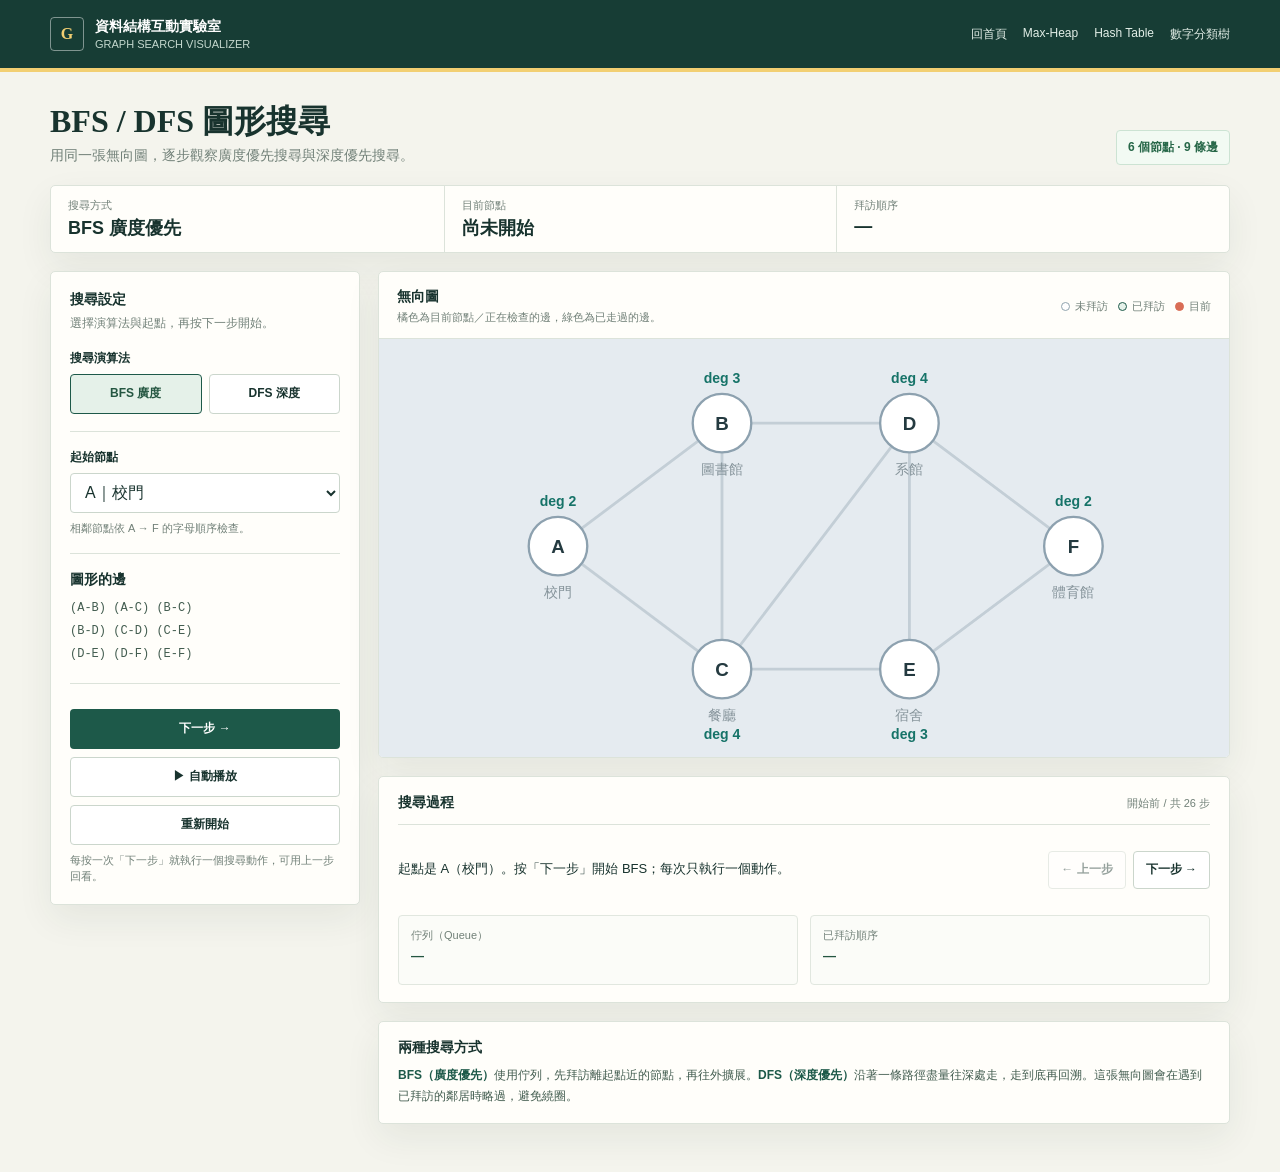
<file: BFS_DFS.html>
<!DOCTYPE html>
<html lang="zh-Hant">
<head>
  <meta charset="UTF-8">
  <meta name="viewport" content="width=device-width, initial-scale=1.0">
  <meta name="theme-color" content="#173d35">
  <title>BFS / DFS｜圖形搜尋互動展示</title>
  <style>
    :root {
      color-scheme: light;
      --ink: #18332e;
      --muted: #718078;
      --paper: #f4f4ed;
      --surface: #fffefa;
      --line: #dce3da;
      --green: #1d5949;
      --green-dark: #173d35;
      --green-soft: #e5f1e9;
      --coral: #d96d56;
      --coral-soft: #f9ebe6;
      --yellow: #f2cf72;
      --blue: #4f7882;
      --shadow: 0 14px 36px rgba(28, 57, 47, .07);
    }
    * { box-sizing: border-box; }
    body {
      margin: 0;
      min-width: 320px;
      min-height: 100vh;
      color: var(--ink);
      background-color: var(--paper);
      background-image: radial-gradient(#dce4d9 0.7px, transparent 0.7px);
      background-size: 18px 18px;
      font-family: "Noto Sans TC", "Microsoft JhengHei", sans-serif;
    }
    button, select { font: inherit; }
    button { cursor: pointer; }
    .topbar { color: white; background: var(--green-dark); border-bottom: 4px solid var(--yellow); }
    .topbar-inner, main { width: min(1180px, calc(100% - 40px)); margin: 0 auto; }
    .topbar-inner { min-height: 68px; display: flex; align-items: center; justify-content: space-between; gap: 16px; }
    .brand { display: flex; align-items: center; gap: 11px; }
    .brand-mark { display: grid; place-items: center; width: 34px; aspect-ratio: 1; border: 1px solid rgba(255,255,255,.45); border-radius: 4px; color: var(--yellow); font-family: Georgia, serif; font-weight: 700; }
    .brand-title { font-size: 14px; font-weight: 800; }
    .brand-caption { margin-top: 2px; color: #c4d8ce; font-size: 11px; }
    .top-links { display: flex; flex-wrap: wrap; gap: 16px; }
    .top-links a { color: #e2eee7; font-size: 12px; text-decoration: none; }
    .top-links a:hover { color: var(--yellow); }
    main { padding: 30px 0 48px; }
    .intro { display: flex; align-items: end; justify-content: space-between; gap: 20px; margin-bottom: 20px; }
    h1 { margin: 0; font-family: Georgia, "Noto Serif TC", "Microsoft JhengHei", serif; font-size: 32px; line-height: 1.2; }
    .intro p { margin: 7px 0 0; color: var(--muted); font-size: 14px; }
    .badge { padding: 8px 11px; border: 1px solid #cce3d3; border-radius: 4px; background: #f2faf3; color: #286849; font-size: 12px; font-weight: 700; white-space: nowrap; }
    .stats { display: grid; grid-template-columns: repeat(3, minmax(0, 1fr)); margin-bottom: 18px; border: 1px solid var(--line); border-radius: 5px; background: var(--surface); box-shadow: var(--shadow); }
    .stat { min-width: 0; padding: 12px 17px; }
    .stat + .stat { border-left: 1px solid var(--line); }
    .stat-label { color: var(--muted); font-size: 11px; }
    .stat-value { margin-top: 3px; font-size: 18px; font-weight: 800; overflow-wrap: anywhere; }
    .layout { display: grid; grid-template-columns: minmax(250px, 310px) minmax(0, 1fr); gap: 18px; align-items: start; }
    .panel { min-width: 0; border: 1px solid var(--line); border-radius: 5px; background: var(--surface); box-shadow: var(--shadow); }
    .controls { padding: 19px; }
    .section-title { margin: 0; font-size: 14px; font-weight: 800; }
    .section-note { margin: 5px 0 0; color: var(--muted); font-size: 12px; line-height: 1.55; }
    .control-group { padding: 17px 0; border-bottom: 1px solid var(--line); }
    .control-group:last-of-type { padding-bottom: 0; border-bottom: 0; }
    label { display: block; margin-bottom: 7px; font-size: 12px; font-weight: 700; }
    select { width: 100%; height: 40px; padding: 0 10px; border: 1px solid #cbd6cc; border-radius: 4px; background: white; color: var(--ink); }
    select:focus-visible, button:focus-visible, a:focus-visible { outline: 3px solid rgba(29,89,73,.35); outline-offset: 2px; }
    .algorithm-switch { display: grid; grid-template-columns: 1fr 1fr; gap: 7px; }
    .primary, .secondary, .algorithm-button, .step-button { min-height: 40px; padding: 0 12px; border: 1px solid transparent; border-radius: 4px; font-size: 12px; font-weight: 800; white-space: nowrap; transition: background-color .16s ease, transform .16s ease; }
    .primary { background: var(--green); color: white; }
    .primary:hover { background: #174839; }
    .secondary, .algorithm-button { border-color: #cbd6cc; background: white; color: var(--ink); }
    .secondary:hover, .algorithm-button:hover { background: #f0f4ef; }
    .algorithm-button[aria-pressed="true"] { border-color: var(--green); background: var(--green-soft); color: #245641; }
    .primary:active, .secondary:active, .algorithm-button:active, .step-button:active { transform: translateY(1px); }
    button:disabled { cursor: not-allowed; opacity: .45; transform: none; }
    .full { width: 100%; margin-top: 8px; }
    .helper { margin: 7px 0 0; color: var(--muted); font-size: 11px; line-height: 1.5; }
    .edge-list { margin: 8px 0 0; color: #435d50; font-family: ui-monospace, SFMono-Regular, Consolas, monospace; font-size: 12px; line-height: 1.9; }
    .visual { overflow: hidden; }
    .visual-head { display: flex; align-items: center; justify-content: space-between; gap: 12px; padding: 16px 18px 13px; border-bottom: 1px solid var(--line); }
    .visual-head h2, .process-head h2 { margin: 0; font-size: 14px; }
    .visual-head p { margin: 4px 0 0; color: var(--muted); font-size: 11px; }
    .legend { display: flex; flex-wrap: wrap; gap: 10px; color: var(--muted); font-size: 11px; }
    .legend span { display: inline-flex; align-items: center; gap: 5px; }
    .legend i { display: inline-block; width: 9px; height: 9px; border-radius: 50%; background: #fff; border: 1px solid #91a4ae; }
    .legend .visited-key { background: var(--green-soft); border-color: var(--green); }
    .legend .current-key { background: var(--coral); border-color: var(--coral); }
    .graph-wrap { padding: 8px 12px 0; background: #e5ebf0; }
    svg { display: block; width: 100%; max-height: 410px; }
    .edge { stroke: #c3ced6; stroke-width: 2.4; transition: stroke .2s ease, stroke-width .2s ease; }
    .edge.traversed { stroke: var(--green); stroke-width: 3.6; }
    .edge.active { stroke: var(--coral); stroke-width: 4.5; }
    .node circle { fill: white; stroke: #8da1af; stroke-width: 2; transition: fill .2s ease, stroke .2s ease; }
    .node.visited circle { fill: var(--green-soft); stroke: var(--green); }
    .node.frontier circle { fill: #edf3f5; stroke: var(--blue); stroke-dasharray: 4 3; }
    .node.current circle { fill: var(--coral); stroke: #ad533f; }
    .node-label { fill: #243a40; font-family: "Noto Sans TC", "Microsoft JhengHei", sans-serif; font-size: 16px; font-weight: 800; text-anchor: middle; dominant-baseline: central; }
    .node.current .node-label { fill: white; }
    .node-degree { fill: #167368; font-size: 12px; font-weight: 700; text-anchor: middle; }
    .node-name { fill: #85939a; font-size: 12px; text-anchor: middle; }
    .process { margin-top: 18px; padding: 17px 19px; }
    .process-head { display: flex; align-items: center; justify-content: space-between; gap: 12px; padding-bottom: 12px; border-bottom: 1px solid var(--line); }
    .step-count { color: var(--muted); font-size: 11px; font-variant-numeric: tabular-nums; }
    .process-content { display: flex; align-items: center; justify-content: space-between; gap: 12px; min-height: 76px; padding-top: 13px; }
    .step-detail { min-width: 0; font-size: 13px; line-height: 1.6; overflow-wrap: anywhere; }
    .step-nav { display: flex; flex: 0 0 auto; gap: 7px; }
    .step-button { min-height: 38px; border-color: #cbd6cc; background: white; color: var(--ink); }
    .step-button:hover:not(:disabled) { background: #f0f4ef; }
    .frontier-panel { display: grid; grid-template-columns: 1fr 1fr; gap: 12px; margin-top: 14px; }
    .frontier-box { min-width: 0; padding: 12px; border: 1px solid #e1e7df; border-radius: 4px; background: #fbfcf8; }
    .frontier-label { color: var(--muted); font-size: 11px; }
    .frontier-value { margin-top: 5px; min-height: 24px; color: #245641; font-size: 13px; font-weight: 800; overflow-wrap: anywhere; }
    .explanation { margin-top: 18px; padding: 17px 19px; }
    .explanation h2 { margin: 0; font-size: 14px; }
    .explanation p { margin: 8px 0 0; color: #435d50; font-size: 12px; line-height: 1.7; }
    .explanation strong { color: var(--green); }
    @media (max-width: 760px) {
      .layout { grid-template-columns: 1fr; }
      .intro { align-items: start; flex-direction: column; }
      .process-content { align-items: stretch; flex-direction: column; }
      .step-nav { justify-content: flex-end; }
    }
    @media (max-width: 480px) {
      .topbar-inner, main { width: min(100% - 24px, 1180px); }
      .topbar-inner { align-items: flex-start; flex-direction: column; justify-content: center; padding: 12px 0; }
      h1 { font-size: 27px; }
      .stats { grid-template-columns: 1fr; }
      .stat + .stat { border-top: 1px solid var(--line); border-left: 0; }
      .visual-head { align-items: flex-start; flex-direction: column; }
      .frontier-panel { grid-template-columns: 1fr; }
      .graph-wrap { padding-right: 2px; padding-left: 2px; }
    }
    @media (prefers-reduced-motion: reduce) {
      *, *::before, *::after { scroll-behavior: auto !important; animation-duration: .01ms !important; transition-duration: .01ms !important; }
    }
  </style>
</head>
<body>
  <header class="topbar">
    <div class="topbar-inner">
      <div class="brand">
        <div class="brand-mark" aria-hidden="true">G</div>
        <div><div class="brand-title">資料結構互動實驗室</div><div class="brand-caption">GRAPH SEARCH VISUALIZER</div></div>
      </div>
      <nav class="top-links" aria-label="其他展示">
        <a href="./index.html">回首頁</a>
        <a href="./max_heap.html">Max-Heap</a>
        <a href="./hash_table.html">Hash Table</a>
        <a href="./tree.html">數字分類樹</a>
      </nav>
    </div>
  </header>

  <main>
    <section class="intro" aria-labelledby="page-title">
      <div>
        <h1 id="page-title">BFS / DFS 圖形搜尋</h1>
        <p>用同一張無向圖，逐步觀察廣度優先搜尋與深度優先搜尋。</p>
      </div>
      <div class="badge">6 個節點 · 9 條邊</div>
    </section>

    <section class="stats" aria-label="搜尋狀態">
      <div class="stat"><div class="stat-label">搜尋方式</div><div class="stat-value" id="algorithm-label">BFS 廣度優先</div></div>
      <div class="stat"><div class="stat-label">目前節點</div><div class="stat-value" id="current-label">尚未開始</div></div>
      <div class="stat"><div class="stat-label">拜訪順序</div><div class="stat-value" id="order-label">—</div></div>
    </section>

    <div class="layout">
      <aside class="panel controls" aria-labelledby="controls-title">
        <h2 class="section-title" id="controls-title">搜尋設定</h2>
        <p class="section-note">選擇演算法與起點，再按下一步開始。</p>
        <div class="control-group">
          <label>搜尋演算法</label>
          <div class="algorithm-switch" role="group" aria-label="搜尋演算法">
            <button class="algorithm-button" id="bfs-button" type="button" aria-pressed="true">BFS 廣度</button>
            <button class="algorithm-button" id="dfs-button" type="button" aria-pressed="false">DFS 深度</button>
          </div>
        </div>
        <div class="control-group">
          <label for="start-select">起始節點</label>
          <select id="start-select">
            <option value="a">A｜校門</option>
            <option value="b">B｜圖書館</option>
            <option value="c">C｜餐廳</option>
            <option value="d">D｜系館</option>
            <option value="e">E｜宿舍</option>
            <option value="f">F｜體育館</option>
          </select>
          <p class="helper">相鄰節點依 A → F 的字母順序檢查。</p>
        </div>
        <div class="control-group">
          <div class="section-title">圖形的邊</div>
          <p class="edge-list">(A-B) (A-C) (B-C)<br>(B-D) (C-D) (C-E)<br>(D-E) (D-F) (E-F)</p>
        </div>
        <div class="control-group">
          <button class="primary full" id="next-button" type="button">下一步 →</button>
          <button class="secondary full" id="play-button" type="button">▶ 自動播放</button>
          <button class="secondary full" id="reset-button" type="button">重新開始</button>
          <p class="helper">每按一次「下一步」就執行一個搜尋動作，可用上一步回看。</p>
        </div>
      </aside>

      <div>
        <section class="panel visual" aria-labelledby="graph-title">
          <div class="visual-head">
            <div><h2 id="graph-title">無向圖</h2><p>橘色為目前節點／正在檢查的邊，綠色為已走過的邊。</p></div>
            <div class="legend" aria-label="圖例">
              <span><i></i>未拜訪</span><span><i class="visited-key"></i>已拜訪</span><span><i class="current-key"></i>目前</span>
            </div>
          </div>
          <div class="graph-wrap">
            <svg viewBox="0 0 600 350" role="img" aria-labelledby="graph-title graph-description">
              <desc id="graph-description">包含 A 到 F 六個節點的無向圖。邊為 AB、AC、BC、BD、CD、CE、DE、DF、EF。</desc>
              <g aria-hidden="true">
                <line class="edge" data-edge="a-b" x1="90" y1="170" x2="230" y2="65"/>
                <line class="edge" data-edge="a-c" x1="90" y1="170" x2="230" y2="275"/>
                <line class="edge" data-edge="b-c" x1="230" y1="65" x2="230" y2="275"/>
                <line class="edge" data-edge="b-d" x1="230" y1="65" x2="390" y2="65"/>
                <line class="edge" data-edge="c-d" x1="230" y1="275" x2="390" y2="65"/>
                <line class="edge" data-edge="c-e" x1="230" y1="275" x2="390" y2="275"/>
                <line class="edge" data-edge="d-e" x1="390" y1="65" x2="390" y2="275"/>
                <line class="edge" data-edge="d-f" x1="390" y1="65" x2="530" y2="170"/>
                <line class="edge" data-edge="e-f" x1="390" y1="275" x2="530" y2="170"/>
              </g>
              <g class="node" data-node="a" transform="translate(90 170)">
                <text class="node-degree" y="-34">deg 2</text><circle r="25"/><text class="node-label">A</text><text class="node-name" y="43">校門</text>
              </g>
              <g class="node" data-node="b" transform="translate(230 65)">
                <text class="node-degree" y="-34">deg 3</text><circle r="25"/><text class="node-label">B</text><text class="node-name" y="43">圖書館</text>
              </g>
              <g class="node" data-node="c" transform="translate(230 275)">
                <circle r="25"/><text class="node-label">C</text><text class="node-name" y="43">餐廳</text><text class="node-degree" y="60">deg 4</text>
              </g>
              <g class="node" data-node="d" transform="translate(390 65)">
                <text class="node-degree" y="-34">deg 4</text><circle r="25"/><text class="node-label">D</text><text class="node-name" y="43">系館</text>
              </g>
              <g class="node" data-node="e" transform="translate(390 275)">
                <circle r="25"/><text class="node-label">E</text><text class="node-name" y="43">宿舍</text><text class="node-degree" y="60">deg 3</text>
              </g>
              <g class="node" data-node="f" transform="translate(530 170)">
                <text class="node-degree" y="-34">deg 2</text><circle r="25"/><text class="node-label">F</text><text class="node-name" y="43">體育館</text>
              </g>
            </svg>
          </div>
        </section>
        <section class="panel process" aria-labelledby="process-title">
          <div class="process-head">
            <h2 id="process-title">搜尋過程</h2>
            <span class="step-count" id="step-count" aria-live="polite">尚未開始</span>
          </div>
          <div class="process-content">
            <div class="step-detail" id="step-detail" aria-live="polite">起點是 A。按「下一步」開始 BFS；每次只執行一個動作。</div>
            <div class="step-nav">
              <button class="step-button" id="previous-button" type="button" disabled>← 上一步</button>
              <button class="step-button" id="step-next-button" type="button">下一步 →</button>
            </div>
          </div>
          <div class="frontier-panel">
            <div class="frontier-box"><div class="frontier-label" id="frontier-label">佇列（Queue）</div><div class="frontier-value" id="frontier-value">—</div></div>
            <div class="frontier-box"><div class="frontier-label">已拜訪順序</div><div class="frontier-value" id="visited-value">—</div></div>
          </div>
        </section>
        <section class="panel explanation" aria-labelledby="explanation-title">
          <h2 id="explanation-title">兩種搜尋方式</h2>
          <p><strong>BFS（廣度優先）</strong>使用佇列，先拜訪離起點近的節點，再往外擴展。<strong>DFS（深度優先）</strong>沿著一條路徑盡量往深處走，走到底再回溯。這張無向圖會在遇到已拜訪的鄰居時略過，避免繞圈。</p>
        </section>
      </div>
    </div>
  </main>
  <script>
    const nodes = ["a", "b", "c", "d", "e", "f"];
    const names = { a: "A（校門）", b: "B（圖書館）", c: "C（餐廳）", d: "D（系館）", e: "E（宿舍）", f: "F（體育館）" };
    const adjacency = {
      a: ["b", "c"],
      b: ["a", "c", "d"],
      c: ["a", "b", "d", "e"],
      d: ["b", "c", "e", "f"],
      e: ["c", "d", "f"],
      f: ["d", "e"]
    };
    const elements = {
      algorithmLabel: document.querySelector("#algorithm-label"),
      currentLabel: document.querySelector("#current-label"),
      orderLabel: document.querySelector("#order-label"),
      stepCount: document.querySelector("#step-count"),
      stepDetail: document.querySelector("#step-detail"),
      frontierLabel: document.querySelector("#frontier-label"),
      frontierValue: document.querySelector("#frontier-value"),
      visitedValue: document.querySelector("#visited-value"),
      start: document.querySelector("#start-select"),
      previous: document.querySelector("#previous-button"),
      next: document.querySelector("#next-button"),
      stepNext: document.querySelector("#step-next-button"),
      play: document.querySelector("#play-button"),
      bfs: document.querySelector("#bfs-button"),
      dfs: document.querySelector("#dfs-button")
    };
    let algorithm = "bfs";
    let steps = [];
    let stepIndex = -1;
    let timer = null;

    function edgeKey(from, to) {
      return [from, to].sort().join("-");
    }

    function snapshot(state, message) {
      steps.push({
        visited: [...state.visited],
        frontier: [...state.frontier],
        current: state.current,
        activeEdge: state.activeEdge,
        traversedEdges: [...state.traversedEdges],
        message
      });
    }

    function buildSteps() {
      steps = [];
      stepIndex = -1;
      const start = elements.start.value;
      const state = { visited: [], frontier: [], current: null, activeEdge: null, traversedEdges: [] };
      const discovered = new Set([start]);
      state.visited.push(start);
      state.frontier.push(start);
      snapshot(state, `從 ${names[start]} 開始搜尋，並標記為已拜訪。`);

      if (algorithm === "bfs") {
        while (state.frontier.length) {
          const current = state.frontier.shift();
          state.current = current;
          state.activeEdge = null;
          snapshot(state, `從佇列取出 ${names[current]}，開始檢查它的相鄰節點。`);
          for (const neighbor of adjacency[current]) {
            state.activeEdge = edgeKey(current, neighbor);
            if (discovered.has(neighbor)) {
              snapshot(state, `檢查邊 ${current.toUpperCase()}-${neighbor.toUpperCase()}：${names[neighbor]} 已拜訪，略過。`);
              continue;
            }
            discovered.add(neighbor);
            state.visited.push(neighbor);
            state.frontier.push(neighbor);
            state.traversedEdges.push(state.activeEdge);
            snapshot(state, `檢查邊 ${current.toUpperCase()}-${neighbor.toUpperCase()}：發現 ${names[neighbor]}，加入佇列。`);
          }
        }
      } else {
        function visit(current) {
          state.current = current;
          if (state.frontier[state.frontier.length - 1] !== current) state.frontier.push(current);
          state.activeEdge = null;
          snapshot(state, `走到 ${names[current]}，沿著這條路徑繼續深入。`);
          for (const neighbor of adjacency[current]) {
            state.activeEdge = edgeKey(current, neighbor);
            if (discovered.has(neighbor)) {
              snapshot(state, `檢查邊 ${current.toUpperCase()}-${neighbor.toUpperCase()}：${names[neighbor]} 已拜訪，略過。`);
              continue;
            }
            discovered.add(neighbor);
            state.visited.push(neighbor);
            state.traversedEdges.push(state.activeEdge);
            snapshot(state, `發現 ${names[neighbor]}，沿著邊 ${current.toUpperCase()}-${neighbor.toUpperCase()} 繼續深入。`);
            visit(neighbor);
          }
          state.frontier.pop();
          state.current = state.frontier.length ? state.frontier[state.frontier.length - 1] : current;
          state.activeEdge = null;
          snapshot(state, state.frontier.length
            ? `${names[current]} 的相鄰節點都處理完畢，回溯到 ${names[state.current]}。`
            : `${names[current]} 的相鄰節點都處理完畢，搜尋結束。`);
        }
        visit(start);
      }

      state.current = null;
      state.activeEdge = null;
      snapshot(state, `所有節點都已探索完成。${algorithm === "bfs" ? "BFS" : "DFS"} 拜訪順序：${state.visited.map(node => node.toUpperCase()).join(" → ")}。`);
      render();
    }

    function currentState() {
      if (stepIndex < 0) {
        return { visited: [], frontier: [], current: null, activeEdge: null, traversedEdges: [], message: `起點是 ${names[elements.start.value]}。按「下一步」開始 ${algorithm.toUpperCase()}；每次只執行一個動作。` };
      }
      return steps[stepIndex];
    }

    function render() {
      const state = currentState();
      const algorithmName = algorithm === "bfs" ? "BFS 廣度優先" : "DFS 深度優先";
      elements.algorithmLabel.textContent = algorithmName;
      elements.currentLabel.textContent = state.current ? state.current.toUpperCase() : (stepIndex < 0 ? "尚未開始" : "完成");
      elements.orderLabel.textContent = state.visited.length ? state.visited.map(node => node.toUpperCase()).join(" → ") : "—";
      elements.stepCount.textContent = steps.length ? (stepIndex < 0 ? `開始前 / 共 ${steps.length} 步` : `步驟 ${stepIndex + 1} / ${steps.length}`) : "尚未開始";
      elements.stepDetail.textContent = state.message;
      elements.frontierLabel.textContent = algorithm === "bfs" ? "佇列（Queue）" : "呼叫堆疊（Stack）";
      elements.frontierValue.textContent = state.frontier.length ? state.frontier.map(node => node.toUpperCase()).join(" → ") : "—";
      elements.visitedValue.textContent = state.visited.length ? state.visited.map(node => node.toUpperCase()).join(" → ") : "—";

      document.querySelectorAll(".node").forEach(nodeElement => {
        const node = nodeElement.dataset.node;
        nodeElement.classList.toggle("visited", state.visited.includes(node));
        nodeElement.classList.toggle("frontier", state.frontier.includes(node) && node !== state.current);
        nodeElement.classList.toggle("current", node === state.current);
      });
      document.querySelectorAll(".edge").forEach(edgeElement => {
        const edge = edgeElement.dataset.edge;
        edgeElement.classList.toggle("traversed", state.traversedEdges.includes(edge));
        edgeElement.classList.toggle("active", edge === state.activeEdge);
      });

      const atEnd = stepIndex >= steps.length - 1;
      elements.previous.disabled = stepIndex < 0;
      elements.next.disabled = atEnd;
      elements.stepNext.disabled = atEnd;
      elements.play.disabled = atEnd;
      elements.play.textContent = timer ? "⏸ 暫停播放" : "▶ 自動播放";
      elements.bfs.setAttribute("aria-pressed", String(algorithm === "bfs"));
      elements.dfs.setAttribute("aria-pressed", String(algorithm === "dfs"));
    }

    function stopPlayback() {
      if (timer) {
        window.clearInterval(timer);
        timer = null;
      }
      render();
    }

    function advance() {
      if (stepIndex < steps.length - 1) {
        stepIndex += 1;
        render();
      }
      if (stepIndex >= steps.length - 1) stopPlayback();
    }

    function restart() {
      stopPlayback();
      buildSteps();
    }

    elements.bfs.addEventListener("click", () => { algorithm = "bfs"; restart(); });
    elements.dfs.addEventListener("click", () => { algorithm = "dfs"; restart(); });
    elements.start.addEventListener("change", restart);
    elements.next.addEventListener("click", advance);
    elements.stepNext.addEventListener("click", advance);
    elements.previous.addEventListener("click", () => {
      stopPlayback();
      stepIndex = Math.max(-1, stepIndex - 1);
      render();
    });
    document.querySelector("#reset-button").addEventListener("click", restart);
    elements.play.addEventListener("click", () => {
      if (timer) {
        stopPlayback();
      } else {
        if (stepIndex >= steps.length - 1) stepIndex = -1;
        timer = window.setInterval(advance, 900);
        advance();
      }
    });

    buildSteps();
  </script>
</body>
</html>
</file>
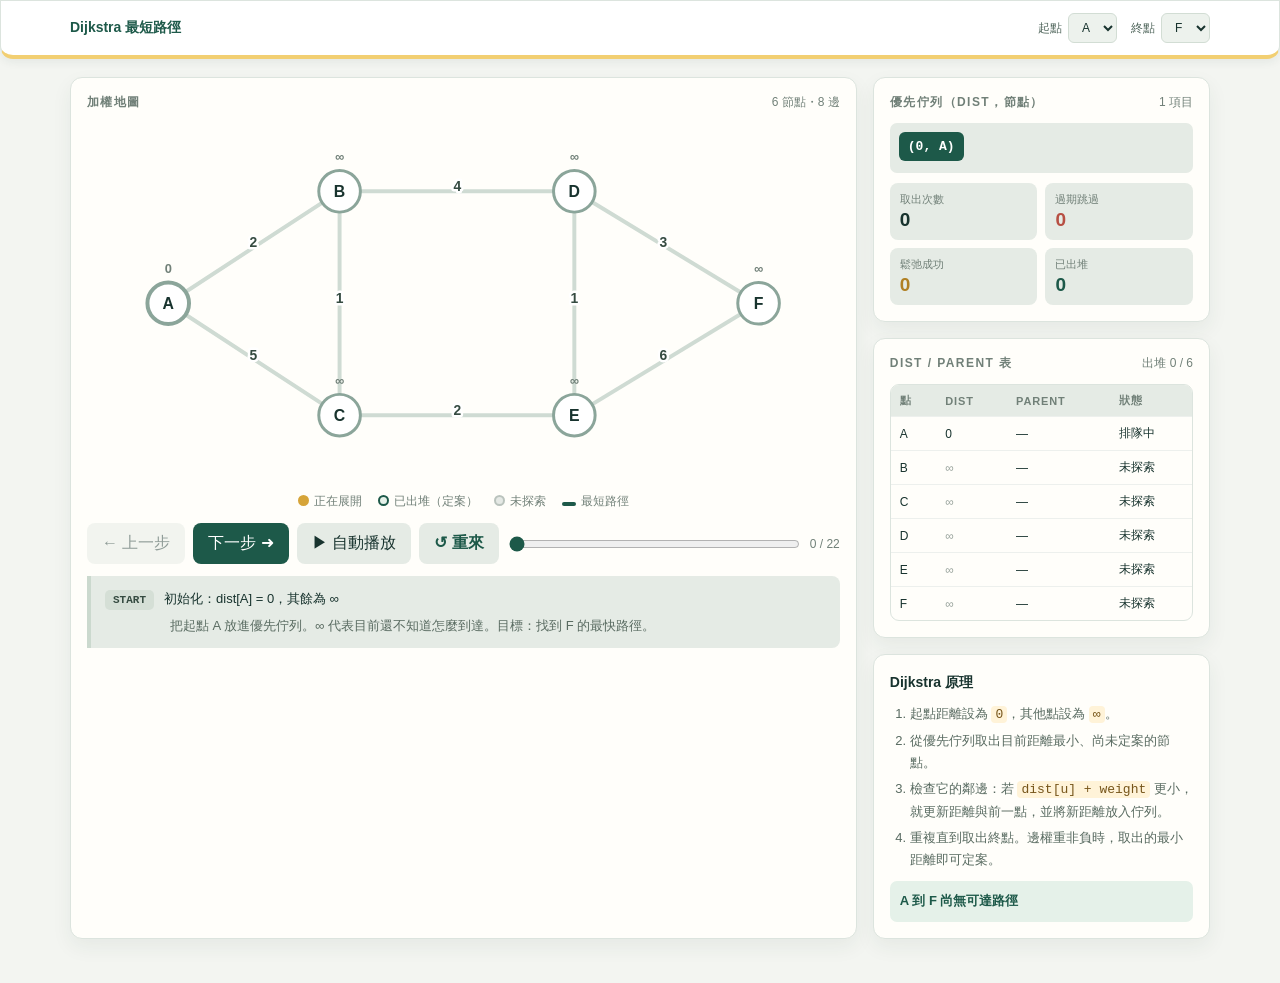
<file: Dijkstra.html>
<!DOCTYPE html>
<html lang="zh-Hant">
<head>
  <meta charset="UTF-8">
  <meta name="viewport" content="width=device-width, initial-scale=1">
  <meta name="theme-color" content="#173d35">
  <title>Dijkstra 最短路徑教學</title>
  <style>
    :root { color-scheme: light; --ink:#18332e; --muted:#718078; --paper:#f3f5f1; --line:#dce4de; --green:#1d5949; --green-soft:#e5f1e9; --gold:#d6a438; --gold-soft:#fff3d8; --red:#b74f43; --gray:#bac3bd; }
    * { box-sizing:border-box; }
    body { margin:0; color:var(--ink); background:var(--paper); font-family:"Noto Sans TC","Microsoft JhengHei",sans-serif; }
    button,select { font:inherit; }
    .top { background:#fff; border:1px solid var(--line); border-bottom:4px solid #f2cf72; border-radius:0 0 13px 13px; box-shadow:0 3px 10px #173d3512; }
    .top-inner,main { width:min(1140px,calc(100% - 28px)); margin:auto; }
    .top-inner { min-height:54px; display:flex; align-items:center; justify-content:space-between; gap:12px; }
    .brand { color:var(--green); font-size:14px; font-weight:800; }
    .pickers { display:flex; gap:14px; align-items:center; color:#50665c; font-size:12px; }
    .pickers label { display:flex; gap:6px; align-items:center; }
    select { padding:6px 9px; border:1px solid #d2ddd4; border-radius:6px; color:var(--ink); background:#edf2ed; }
    main { padding:18px 0 24px; }
    .layout { display:grid; grid-template-columns:minmax(0,2.1fr) minmax(265px,.9fr); gap:16px; }
    .panel { border:1px solid var(--line); border-radius:12px; background:#fffefa; box-shadow:0 8px 20px #193c3010; }
    .graph-panel { padding:16px; }
    .graph-title,.side-title { display:flex; align-items:center; justify-content:space-between; gap:10px; color:#718078; font-size:12px; letter-spacing:.12em; font-weight:800; }
    .graph-title span,.side-title span { letter-spacing:0; font-weight:500; }
    svg { display:block; width:100%; height:auto; margin:9px 0 2px; }
    .edge { stroke:#cfdbd3; stroke-width:4; stroke-linecap:round; transition:stroke .2s,stroke-width .2s; }
    .edge.relax { stroke:var(--gold); stroke-width:7; }
    .edge.path { stroke:var(--green); stroke-width:7; }
    .weight { fill:#354b41; font-size:14px; font-weight:800; text-anchor:middle; paint-order:stroke; stroke:white; stroke-width:5px; stroke-linejoin:round; }
    .node circle { fill:#fff; stroke:#8ba59a; stroke-width:3; }
    .node text { fill:var(--ink); font-size:16px; font-weight:850; text-anchor:middle; dominant-baseline:central; }
    .node.current circle { fill:var(--gold-soft); stroke:#d6a438; }
    .node.done circle { fill:var(--green-soft); stroke:var(--green); }
    .node.source circle { stroke-width:4; }
    .node .dist { fill:#718078; font-size:13px; font-weight:800; }
    .legend { display:flex; justify-content:center; flex-wrap:wrap; gap:16px; padding:5px 0 13px; color:#718078; font-size:12px; }
    .legend i { display:inline-block; width:11px; height:11px; margin-right:5px; border:2px solid #bac3bd; border-radius:50%; vertical-align:-1px; background:#e5e9e5; }
    .legend .orange i { border-color:#d6a438; background:#d6a438; }
    .legend .teal i { border-color:#1d5949; background:#e5f1e9; }
    .legend .line i { width:14px; height:4px; border:0; border-radius:5px; background:#1d5949; }
    .controls { display:flex; gap:8px; align-items:center; }
    .button { padding:10px 15px; border:0; border-radius:8px; color:var(--ink); background:#e5ebe5; cursor:pointer; }
    .button:disabled { opacity:.48; cursor:default; }
    .button.next { color:#fff; background:var(--green); }
    .button.next:hover { background:#124435; }
    .button.reset { color:var(--green); font-weight:800; }
    .slider { flex:1; min-width:60px; accent-color:var(--green); }
    .counter { color:#718078; font-size:12px; white-space:nowrap; }
    .explain { min-height:72px; margin-top:12px; padding:12px 14px; border-left:4px solid #cbd9ce; border-radius:0 8px 8px 0; background:#e5ebe5; font-size:13px; line-height:1.65; }
    .explain strong { margin-right:10px; padding:4px 8px; border-radius:5px; color:#354b41; background:#d5dfd6; font-family:monospace; font-size:11px; }
    .explain p { margin:5px 0 0 65px; color:#596b61; }
    .side { display:flex; flex-direction:column; gap:16px; }
    .side .panel { padding:16px; }
    .queue { min-height:38px; margin-top:12px; padding:9px; border-radius:7px; color:#fff; background:#e5ebe5; font:700 13px monospace; }
    .queue-item { display:inline-block; margin:0 4px 3px 0; padding:7px 9px; border-radius:6px; color:#50665c; background:#fffefa; }
    .queue-item.top-item { color:#fff; background:var(--green); }
    .stats { display:grid; grid-template-columns:1fr 1fr; gap:8px; margin-top:10px; }
    .stat { padding:9px 10px; border-radius:8px; background:#e5ebe5; }
    .stat small { display:block; color:#718078; font-size:11px; }
    .stat b { display:block; margin-top:2px; font-size:19px; }
    .table-wrap { margin-top:12px; overflow:auto; border:1px solid var(--line); border-radius:9px; }
    table { width:100%; border-collapse:collapse; font-size:12px; text-align:left; }
    th { padding:8px 9px; color:#718078; background:#e5ebe5; font-size:11px; letter-spacing:.08em; }
    td { padding:8px 9px; border-top:1px solid #edf0ed; white-space:nowrap; }
    .infinity { color:#98a39c; }
    .status-current { color:#9a7020; font-weight:800; }
    .status-done { color:var(--green); font-weight:800; }
    .principles { color:#596b61; font-size:13px; line-height:1.7; }
    .principles h2 { margin:0 0 8px; color:var(--ink); font-size:14px; }
    .principles ol { margin:0; padding-left:20px; }
    .principles li { margin:4px 0; }
    .principles code { padding:1px 4px; border-radius:4px; color:#76551a; background:#fff3d8; font-family:monospace; }
    .route-summary { margin-top:10px; padding:9px 10px; border-radius:7px; color:var(--green); background:var(--green-soft); font-weight:800; }
    @media(max-width:800px) { .layout { grid-template-columns:1fr; } .side { display:grid; grid-template-columns:1fr 1fr; align-items:start; } }
    @media(max-width:560px) { .top-inner { align-items:flex-start; flex-direction:column; padding:8px 0; } .pickers { padding:0 8px 2px; } .side { display:flex; } main { padding-top:12px; } .graph-panel { padding:12px 9px; } .controls { flex-wrap:wrap; } .slider { order:2; flex-basis:70%; } }
  </style>
</head>
<body>
  <header class="top"><div class="top-inner">
    <div class="brand">Dijkstra 最短路徑</div>
    <div class="pickers"><label for="start">起點 <select id="start"><option value="0">A</option><option value="1">B</option><option value="2">C</option><option value="3">D</option><option value="4">E</option><option value="5">F</option></select></label><label for="target">終點 <select id="target"><option value="0">A</option><option value="1">B</option><option value="2">C</option><option value="3">D</option><option value="4">E</option><option value="5" selected>F</option></select></label></div>
  </div></header>
  <main><div class="layout">
    <section class="panel graph-panel">
      <div class="graph-title"><strong>加權地圖</strong><span>6 節點・8 邊</span></div>
      <svg id="graph" viewBox="0 0 760 370" role="img" aria-label="A 到 F 的加權無向圖"></svg>
      <div class="legend"><span class="orange"><i></i>正在展開</span><span class="teal"><i></i>已出堆（定案）</span><span><i></i>未探索</span><span class="line"><i></i>最短路徑</span></div>
      <div class="controls"><button id="prev" class="button" type="button">← 上一步</button><button id="next" class="button next" type="button">下一步 ➜</button><button id="play" class="button" type="button">▶ 自動播放</button><button id="reset" class="button reset" type="button">↺ 重來</button><input id="slider" class="slider" type="range" min="0" max="0" value="0" aria-label="步驟進度"><span id="counter" class="counter">0 / 0</span></div>
      <div id="explain" class="explain" aria-live="polite"></div>
    </section>
    <aside class="side">
      <section class="panel"><div class="side-title"><strong>優先佇列（DIST，節點）</strong><span id="queue-count">0 項目</span></div><div id="queue" class="queue"></div><div class="stats"><div class="stat"><small>取出次數</small><b id="pops">0</b></div><div class="stat"><small>過期跳過</small><b id="stale" style="color:#b74f43">0</b></div><div class="stat"><small>鬆弛成功</small><b id="relaxations" style="color:#b08024">0</b></div><div class="stat"><small>已出堆</small><b id="settled" style="color:#1d5949">0</b></div></div></section>
      <section class="panel"><div class="side-title"><strong>DIST / PARENT 表</strong><span id="settled-count">出堆 0 / 6</span></div><div class="table-wrap"><table><thead><tr><th>點</th><th>DIST</th><th>PARENT</th><th>狀態</th></tr></thead><tbody id="rows"></tbody></table></div></section>
      <section class="panel principles"><h2>Dijkstra 原理</h2><ol><li>起點距離設為 <code>0</code>，其他點設為 <code>∞</code>。</li><li>從優先佇列取出目前距離最小、尚未定案的節點。</li><li>檢查它的鄰邊：若 <code>dist[u] + weight</code> 更小，就更新距離與前一點，並將新距離放入佇列。</li><li>重複直到取出終點。邊權重非負時，取出的最小距離即可定案。</li></ol><div id="route-summary" class="route-summary" aria-live="polite"></div></section>
    </aside>
  </div></main>
  <script>
    const names = ["A", "B", "C", "D", "E", "F"];
    const points = [[82,185],[255,72],[255,298],[492,72],[492,298],[678,185]];
    const edges = [
      {u:0,v:1,w:2,id:"01",label:[168,128]}, {u:0,v:2,w:5,id:"02",label:[168,242]},
      {u:1,v:2,w:1,id:"12",label:[255,185]}, {u:1,v:3,w:4,id:"13",label:[374,72]},
      {u:2,v:4,w:2,id:"24",label:[374,298]}, {u:4,v:3,w:1,id:"34",label:[492,185]},
      {u:3,v:5,w:3,id:"35",label:[582,128]}, {u:4,v:5,w:6,id:"45",label:[582,242]}
    ];
    let start = 0, target = 5, trace = [], step = 0, timer = null;
    const byId = Object.fromEntries(edges.map(e => [e.id,e]));
    const graph = document.getElementById("graph");
    const esc = s => String(s).replace(/[&<>"']/g, c => ({"&":"&amp;","<":"&lt;",">":"&gt;",'"':"&quot;","'":"&#39;"}[c]));

    function buildTrace() {
      const dist = Array(6).fill(Infinity), parent = Array(6).fill(-1), settled = Array(6).fill(false);
      const queue = [], events = [];
      let pops = 0, stale = 0, relaxations = 0;
      const snapshot = (tag, message, detail, current = -1, edgeId = "") => events.push({tag,message,detail,current,edgeId,dist:[...dist],parent:[...parent],settled:[...settled],queue:queue.map(x=>({...x})),pops,stale,relaxations});
      const enqueue = (d,v) => { queue.push({d,v}); queue.sort((a,b)=>a.d-b.d || a.v-b.v); };
      dist[start] = 0; enqueue(0,start);
      snapshot("START",`初始化：dist[${names[start]}] = 0，其餘為 ∞`,`把起點 ${names[start]} 放進優先佇列。∞ 代表目前還不知道怎麼到達。目標：找到 ${names[target]} 的最快路徑。`);
      while (queue.length) {
        const item = queue.shift(); pops++;
        if (item.d !== dist[item.v] || settled[item.v]) {
          stale++;
          snapshot("SKIP",`取出 (${item.d}, ${names[item.v]})：過期項目`,`目前 dist[${names[item.v]}] = ${dist[item.v]}，這筆佇列資料已不是最新距離，因此略過。`,item.v);
          continue;
        }
        const u = item.v; settled[u] = true;
        snapshot("POP",`取出 (${item.d}, ${names[u]})：距離定案`,`最小距離的未定案節點是 ${names[u]}。Dijkstra 保證它現在的距離已是最短距離。`,u);
        if (u === target) { snapshot("DONE",`已找到 ${names[target]} 的最短路徑`,`抵達目標後停止。最短距離為 ${dist[target]}，路徑是 ${pathTo(target,parent).map(v=>names[v]).join(" → ")}。`,u); break; }
        for (const e of edges.filter(e => e.u === u || e.v === u)) {
          const v = e.u === u ? e.v : e.u;
          if (settled[v]) {
            snapshot("CHECK",`檢查邊 ${names[u]}—${names[v]}（${e.w}）`,`${names[v]} 已經定案，略過這條邊。`,u,e.id); continue;
          }
          const candidate = dist[u] + e.w;
          if (candidate < dist[v]) {
            const old = dist[v]; dist[v] = candidate; parent[v] = u; enqueue(candidate,v); relaxations++;
            snapshot("RELAX",`鬆弛 ${names[u]}—${names[v]}：${old === Infinity ? "∞" : old} → ${candidate}`,`經過 ${names[u]} 到 ${names[v]} 的距離是 ${dist[u]} + ${e.w} = ${candidate}，比舊值更短。更新 parent[${names[v]}] = ${names[u]}，並將新距離入列。`,u,e.id);
          } else {
            snapshot("CHECK",`檢查邊 ${names[u]}—${names[v]}（${e.w}）`,`候選距離 ${dist[u]} + ${e.w} = ${candidate}，沒有比目前 dist[${names[v]}] = ${dist[v]} 更短，因此不更新。`,u,e.id);
          }
        }
      }
      return events;
    }
    function pathTo(v,parent) { const p=[]; for(let x=v;x!==-1;x=parent[x]) p.push(x); return p.reverse(); }
    function pathEdges(state) { const ids=new Set(); if(state.dist[target]!==Infinity) { const p=pathTo(target,state.parent); for(let i=1;i<p.length;i++) ids.add(`${Math.min(p[i-1],p[i])}${Math.max(p[i-1],p[i])}`); } return ids; }
    function renderGraph(state) {
      const bestPath = pathEdges(state);
      graph.innerHTML = edges.map(e => `<line class="edge ${state.edgeId===e.id?'relax':''} ${bestPath.has(e.id)?'path':''}" x1="${points[e.u][0]}" y1="${points[e.u][1]}" x2="${points[e.v][0]}" y2="${points[e.v][1]}"/>`).join("") +
        edges.map(e => `<text class="weight" x="${e.label[0]}" y="${e.label[1]}">${e.w}</text>`).join("") +
        points.map((p,i) => `<g class="node ${state.current===i?'current':''} ${state.settled[i]?'done':''} ${i===start?'source':''}"><circle cx="${p[0]}" cy="${p[1]}" r="21"/><text x="${p[0]}" y="${p[1]}">${names[i]}</text><text class="dist" x="${p[0]}" y="${p[1]-35}">${state.dist[i]===Infinity?'∞':state.dist[i]}</text></g>`).join("");
    }
    function render() {
      const s=trace[step]; renderGraph(s);
      const q=document.getElementById("queue");
      q.innerHTML=s.queue.length?s.queue.map((x,i)=>`<span class="queue-item ${i===0?'top-item':''}">(${x.d}, ${names[x.v]})</span>`).join(""):'<span class="queue-item">空</span>';
      document.getElementById("queue-count").textContent=`${s.queue.length} 項目`;
      document.getElementById("pops").textContent=s.pops; document.getElementById("stale").textContent=s.stale;
      document.getElementById("relaxations").textContent=s.relaxations;
      document.getElementById("settled").textContent=s.settled.filter(Boolean).length;
      document.getElementById("settled-count").textContent=`出堆 ${s.settled.filter(Boolean).length} / 6`;
      document.getElementById("rows").innerHTML=names.map((name,i)=>`<tr><td>${name}</td><td class="${s.dist[i]===Infinity?'infinity':''}">${s.dist[i]===Infinity?'∞':s.dist[i]}</td><td>${s.parent[i]===-1?'—':names[s.parent[i]]}</td><td class="${s.settled[i]?'status-done':s.current===i?'status-current':''}">${s.settled[i]?'已出堆':s.current===i?'處理中':s.dist[i]===Infinity?'未探索':'排隊中'}</td></tr>`).join("");
      document.getElementById("explain").innerHTML=`<strong>${esc(s.tag)}</strong>${esc(s.message)}<p>${esc(s.detail)}</p>`;
      const route=pathTo(target,s.parent).map(v=>names[v]).join(" → ");
      document.getElementById("route-summary").textContent=s.dist[target]===Infinity?`${names[start]} 到 ${names[target]} 尚無可達路徑`:`${s.settled[target]?"最短路徑":"目前最佳路徑"}：${route}（距離 ${s.dist[target]}）`;
      document.getElementById("counter").textContent=`${step} / ${trace.length-1}`;
      document.getElementById("slider").max=trace.length-1; document.getElementById("slider").value=step;
      document.getElementById("prev").disabled=step===0; document.getElementById("next").disabled=step===trace.length-1;
    }
    function stopPlay() { if(timer) clearInterval(timer); timer=null; document.getElementById("play").textContent="▶ 自動播放"; }
    function rebuild() { stopPlay(); start=Number(document.getElementById("start").value); target=Number(document.getElementById("target").value); trace=buildTrace(); step=0; render(); }
    document.getElementById("prev").addEventListener("click",()=>{stopPlay();if(step>0){step--;render();}});
    document.getElementById("next").addEventListener("click",()=>{if(step<trace.length-1){step++;render();}if(step===trace.length-1)stopPlay();});
    document.getElementById("reset").addEventListener("click",rebuild);
    document.getElementById("slider").addEventListener("input",e=>{stopPlay();step=Number(e.target.value);render();});
    document.getElementById("play").addEventListener("click",()=>{if(timer){stopPlay();return;} if(step===trace.length-1)step=0; document.getElementById("play").textContent="⏸ 暫停";timer=setInterval(()=>{if(step>=trace.length-1){stopPlay();return;}step++;render();},800);});
    document.getElementById("start").addEventListener("change",rebuild); document.getElementById("target").addEventListener("change",rebuild);
    rebuild();
  </script>
</body>
</html>
</file>
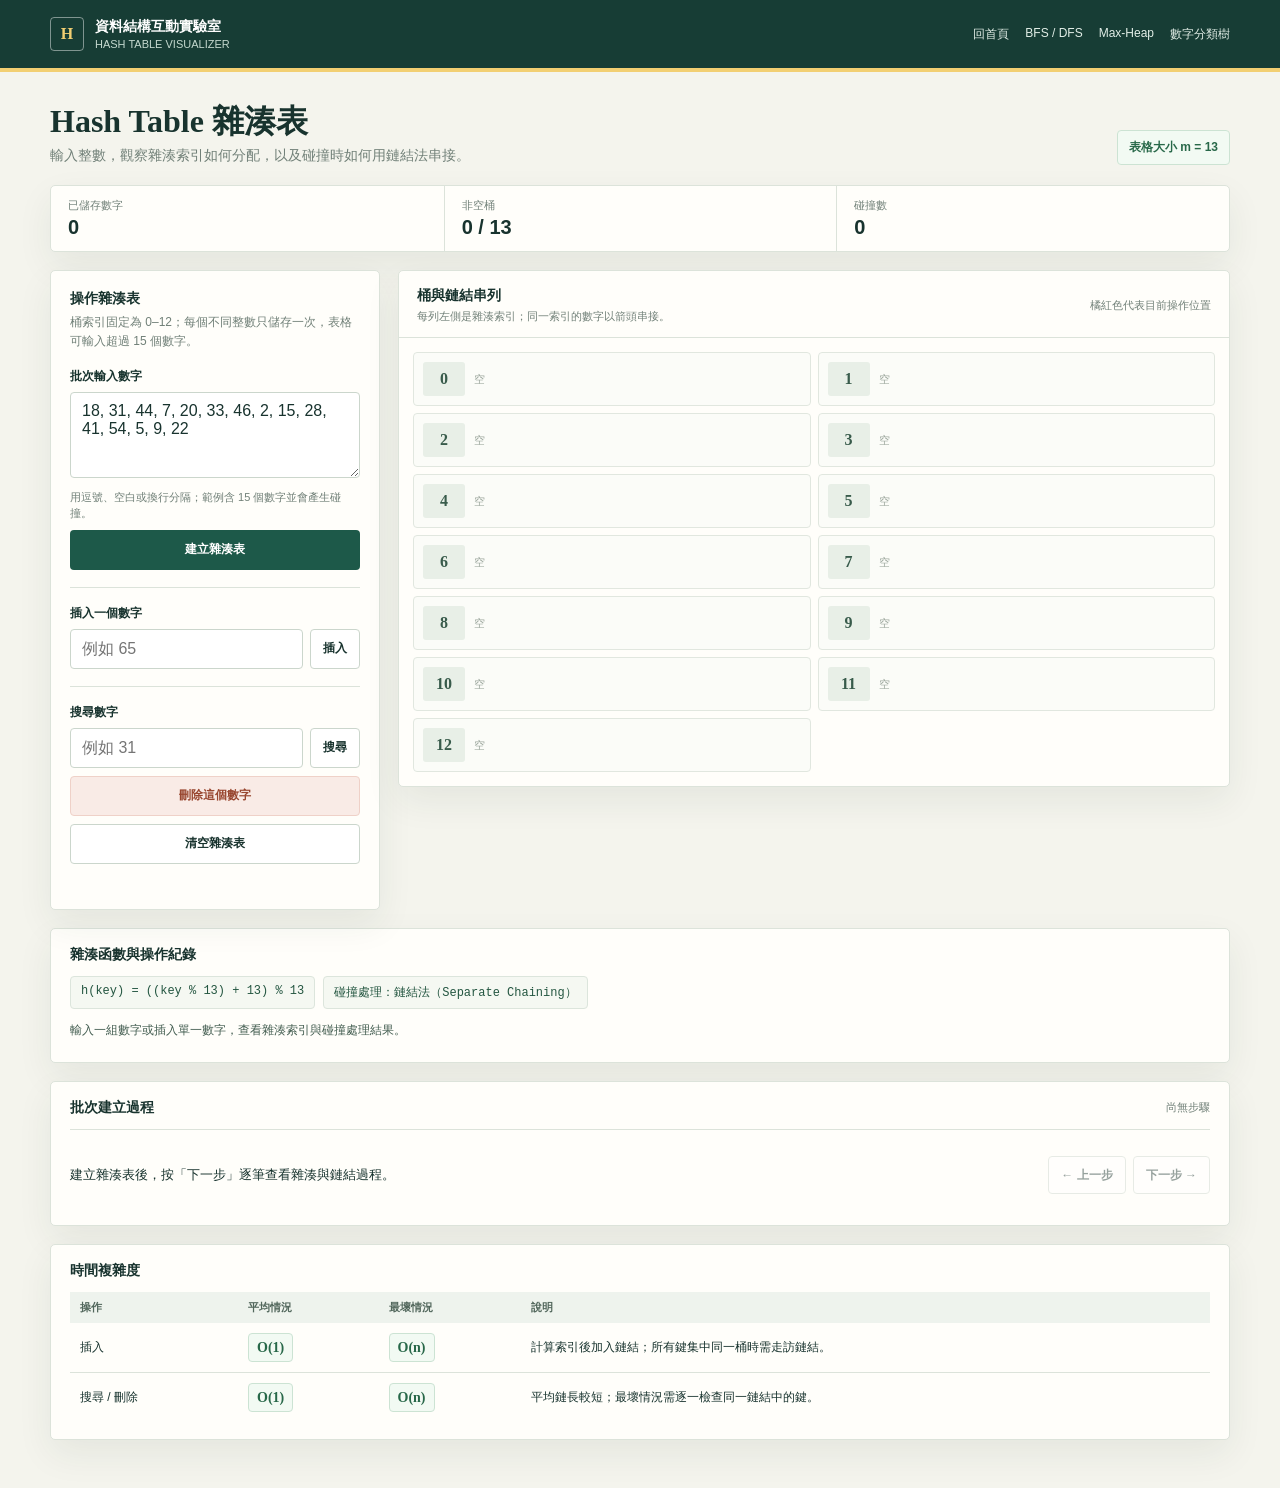
<file: hash_table.html>
<!DOCTYPE html>
<html lang="zh-Hant">
<head>
  <meta charset="UTF-8">
  <meta name="viewport" content="width=device-width, initial-scale=1.0">
  <meta name="theme-color" content="#173d35">
  <title>Hash Table｜鏈結法互動展示</title>
  <style>
    :root {
      color-scheme: light;
      --ink: #18332e;
      --muted: #718078;
      --paper: #f4f4ed;
      --surface: #fffefa;
      --line: #dce3da;
      --green: #1d5949;
      --green-dark: #173d35;
      --green-soft: #e5f1e9;
      --coral: #d96d56;
      --coral-soft: #f9ebe6;
      --yellow: #f2cf72;
      --shadow: 0 14px 36px rgba(28, 57, 47, .07);
    }
    * { box-sizing: border-box; }
    body {
      margin: 0;
      min-width: 320px;
      min-height: 100vh;
      color: var(--ink);
      background-color: var(--paper);
      background-image: radial-gradient(#dce4d9 0.7px, transparent 0.7px);
      background-size: 18px 18px;
      font-family: "Noto Sans TC", "Microsoft JhengHei", sans-serif;
    }
    button, input, textarea { font: inherit; }
    button { cursor: pointer; }
    .topbar { color: white; background: var(--green-dark); border-bottom: 4px solid var(--yellow); }
    .topbar-inner, main { width: min(1180px, calc(100% - 40px)); margin: 0 auto; }
    .topbar-inner { min-height: 68px; display: flex; align-items: center; justify-content: space-between; gap: 16px; }
    .brand { display: flex; align-items: center; gap: 11px; }
    .brand-mark {
      display: grid; place-items: center; width: 34px; aspect-ratio: 1;
      border: 1px solid rgba(255,255,255,.45); border-radius: 4px;
      color: var(--yellow); font-family: Georgia, serif; font-weight: 700;
    }
    .brand-title { font-size: 14px; font-weight: 800; }
    .brand-caption { margin-top: 2px; color: #c4d8ce; font-size: 11px; }
    .top-links { display: flex; flex-wrap: wrap; gap: 16px; }
    .top-links a { color: #e2eee7; font-size: 12px; text-decoration: none; }
    .top-links a:hover { color: var(--yellow); }
    main { padding: 30px 0 48px; }
    .intro { display: flex; align-items: end; justify-content: space-between; gap: 20px; margin-bottom: 20px; animation: arrive .42s ease both; }
    h1 { margin: 0; font-family: Georgia, "Noto Serif TC", "Microsoft JhengHei", serif; font-size: 32px; line-height: 1.2; }
    .intro p { margin: 7px 0 0; color: var(--muted); font-size: 14px; }
    .rule-badge { padding: 8px 11px; border: 1px solid #cce3d3; border-radius: 4px; background: #f2faf3; color: #286849; font-size: 12px; font-weight: 700; white-space: nowrap; }
    .stats { display: grid; grid-template-columns: repeat(3, minmax(0, 1fr)); margin-bottom: 18px; border: 1px solid var(--line); border-radius: 5px; background: var(--surface); box-shadow: var(--shadow); }
    .stat { min-width: 0; padding: 12px 17px; }
    .stat + .stat { border-left: 1px solid var(--line); }
    .stat-label { color: var(--muted); font-size: 11px; }
    .stat-value { margin-top: 3px; font-size: 20px; font-weight: 800; overflow-wrap: anywhere; }
    .workbench { display: grid; grid-template-columns: minmax(260px, 330px) minmax(0, 1fr); gap: 18px; align-items: start; }
    .panel { min-width: 0; border: 1px solid var(--line); border-radius: 5px; background: var(--surface); box-shadow: var(--shadow); }
    .controls { padding: 19px; }
    .section-title { margin: 0; font-size: 14px; font-weight: 800; }
    .section-note { margin: 5px 0 0; color: var(--muted); font-size: 12px; line-height: 1.55; }
    .control-group { padding: 17px 0; border-bottom: 1px solid var(--line); }
    .control-group:first-of-type { padding-top: 15px; }
    .control-group:last-of-type { padding-bottom: 0; border-bottom: 0; }
    label { display: block; margin-bottom: 7px; font-size: 12px; font-weight: 700; }
    .field-row { display: flex; gap: 7px; }
    input, textarea { min-width: 0; width: 100%; padding: 9px 11px; border: 1px solid #cbd6cc; border-radius: 4px; outline: none; background: white; color: var(--ink); }
    input { height: 40px; }
    textarea { min-height: 86px; resize: vertical; }
    input:focus, textarea:focus { border-color: var(--green); box-shadow: 0 0 0 3px rgba(29,89,73,.12); }
    .primary, .secondary, .danger { min-height: 40px; padding: 0 12px; border: 1px solid transparent; border-radius: 4px; font-size: 12px; font-weight: 800; white-space: nowrap; transition: background-color .16s ease, transform .16s ease; }
    .primary { background: var(--green); color: white; }
    .primary:hover { background: #174839; }
    .secondary { border-color: #cbd6cc; background: white; color: var(--ink); }
    .secondary:hover { background: #f0f4ef; }
    .danger { border-color: #efd1c8; background: var(--coral-soft); color: #98462f; }
    .danger:hover { background: #f5ded7; }
    .primary:active, .secondary:active, .danger:active { transform: translateY(1px); }
    button:disabled { cursor: not-allowed; opacity: .45; transform: none; }
    .full { width: 100%; margin-top: 8px; }
    .helper { margin: 7px 0 0; color: var(--muted); font-size: 11px; line-height: 1.5; }
    .error { min-height: 18px; margin: 8px 0 0; color: #a3422d; font-size: 12px; }
    .visual { overflow: hidden; }
    .visual-head { display: flex; align-items: center; justify-content: space-between; gap: 12px; padding: 16px 18px 13px; border-bottom: 1px solid var(--line); }
    .visual-head h2, .explanation h2 { margin: 0; font-size: 14px; }
    .visual-head p { margin: 4px 0 0; color: var(--muted); font-size: 11px; }
    .legend { color: var(--muted); font-size: 11px; white-space: nowrap; }
    .bucket-list { display: grid; grid-template-columns: repeat(2, minmax(0, 1fr)); gap: 7px; padding: 14px; }
    .bucket { display: grid; grid-template-columns: 42px minmax(0, 1fr); align-items: center; gap: 9px; min-height: 54px; padding: 7px 9px; border: 1px solid #e1e7df; border-radius: 4px; background: #fbfcf8; }
    .bucket.active { border-color: #e5a18e; background: #fff7f3; }
    .bucket-index { display: grid; place-items: center; min-height: 34px; border-radius: 3px; background: #e8efe7; color: #385b4b; font-family: Georgia, serif; font-weight: 700; }
    .bucket.active .bucket-index { background: var(--coral-soft); color: #98462f; }
    .chain { display: flex; flex-wrap: wrap; align-items: center; gap: 5px; min-width: 0; }
    .empty-chain { color: #9aa59b; font-size: 11px; }
    .key-node { display: inline-flex; align-items: center; min-height: 30px; padding: 0 9px; border: 1px solid #cbdccf; border-radius: 4px; background: var(--green-soft); color: #245641; font-size: 12px; font-weight: 800; }
    .key-node.focus { border-color: #e5a18e; background: var(--coral-soft); color: #98462f; }
    .arrow { color: #8c9c90; font-size: 13px; }
    .explanation { margin-top: 18px; padding: 17px 19px; }
    .formula { display: flex; flex-wrap: wrap; gap: 8px; margin-top: 12px; }
    .formula code { padding: 7px 10px; border: 1px solid #dce5dc; border-radius: 4px; background: #f5f8f2; color: #245641; font-size: 12px; }
    .operation { min-height: 24px; margin: 12px 0 0; color: #435d50; font-size: 12px; line-height: 1.6; }
    .process { margin-top: 18px; padding: 17px 19px; }
    .process-head, .process-content { display: flex; align-items: center; justify-content: space-between; gap: 12px; }
    .process-head { padding-bottom: 12px; border-bottom: 1px solid var(--line); }
    .process-head h2 { margin: 0; font-size: 14px; }
    .step-count { color: var(--muted); font-size: 11px; font-variant-numeric: tabular-nums; }
    .process-content { min-height: 78px; padding-top: 13px; }
    .step-detail { min-width: 0; font-size: 13px; line-height: 1.6; overflow-wrap: anywhere; }
    .step-nav { display: flex; flex: 0 0 auto; gap: 7px; }
    .step-button { min-height: 38px; padding: 0 12px; border: 1px solid #cbd6cc; border-radius: 4px; background: white; color: var(--ink); font-size: 12px; font-weight: 800; }
    .step-button:hover:not(:disabled) { background: #f0f4ef; }
    .step-button:disabled { cursor: not-allowed; opacity: .45; }
    .complexity { margin-top: 18px; padding: 17px 19px; }
    .complexity h2 { margin: 0 0 12px; font-size: 14px; }
    .complexity-table-wrap { overflow-x: auto; }
    .complexity-table { width: 100%; border-collapse: collapse; text-align: left; }
    .complexity-table th { padding: 8px 10px; background: #eef3ed; color: #52675c; font-size: 11px; }
    .complexity-table td { padding: 10px; border-bottom: 1px solid var(--line); font-size: 12px; line-height: 1.5; }
    .complexity-table tr:last-child td { border-bottom: 0; }
    .big-o { display: inline-block; padding: 3px 8px; border: 1px solid #cce3d3; border-radius: 4px; background: #f2faf3; color: #286849; font-family: Georgia, serif; font-size: 14px; font-weight: 700; white-space: nowrap; }
    @keyframes arrive { from { opacity: 0; transform: translateY(7px); } to { opacity: 1; transform: translateY(0); } }
    @media (max-width: 820px) {
      .workbench { grid-template-columns: minmax(0, 1fr); }
      .controls { display: grid; grid-template-columns: repeat(2, minmax(0, 1fr)); column-gap: 18px; }
      .controls-intro, .error { grid-column: 1 / -1; }
    }
    @media (max-width: 540px) {
      .topbar-inner, main { width: min(100% - 28px, 1180px); }
      .topbar-inner { align-items: flex-start; flex-direction: column; justify-content: center; padding: 12px 0; }
      main { padding-top: 23px; }
      .intro { align-items: start; flex-direction: column; gap: 10px; }
      h1 { font-size: 28px; }
      .stats { margin-bottom: 12px; }
      .stat { padding: 10px 11px; }
      .stat-value { font-size: 18px; }
      .controls { grid-template-columns: minmax(0, 1fr); padding: 15px; }
      .controls-intro, .error { grid-column: auto; }
      .visual-head { align-items: start; flex-direction: column; }
      .bucket-list { grid-template-columns: minmax(0, 1fr); padding: 10px; }
      .process { padding: 15px; }
      .process-content { align-items: start; flex-direction: column; }
      .step-nav { width: 100%; }
      .step-button { flex: 1; }
      .complexity { padding: 15px; }
      .complexity-table { min-width: 480px; }
    }
    @media (prefers-reduced-motion: reduce) {
      *, *::before, *::after { scroll-behavior: auto !important; animation-duration: .01ms !important; transition-duration: .01ms !important; }
    }
  </style>
</head>
<body>
  <header class="topbar">
    <div class="topbar-inner">
      <div class="brand">
        <div class="brand-mark" aria-hidden="true">H</div>
        <div><div class="brand-title">資料結構互動實驗室</div><div class="brand-caption">HASH TABLE VISUALIZER</div></div>
      </div>
      <nav class="top-links" aria-label="其他展示">
        <a href="./index.html">回首頁</a>
        <a href="./BFS_DFS.html">BFS / DFS</a>
        <a href="./max_heap.html">Max-Heap</a>
        <a href="./tree.html">數字分類樹</a>
      </nav>
    </div>
  </header>

  <main>
    <section class="intro" aria-labelledby="page-title">
      <div>
        <h1 id="page-title">Hash Table 雜湊表</h1>
        <p>輸入整數，觀察雜湊索引如何分配，以及碰撞時如何用鏈結法串接。</p>
      </div>
      <div class="rule-badge">表格大小 m = 13</div>
    </section>

    <section class="stats" aria-label="雜湊表狀態">
      <div class="stat"><div class="stat-label">已儲存數字</div><div class="stat-value" id="size-value">0</div></div>
      <div class="stat"><div class="stat-label">非空桶</div><div class="stat-value" id="used-value">0 / 13</div></div>
      <div class="stat"><div class="stat-label">碰撞數</div><div class="stat-value" id="collision-value">0</div></div>
    </section>

    <section class="workbench" aria-label="雜湊表操作區">
      <aside class="panel controls">
        <div class="controls-intro">
          <h2 class="section-title">操作雜湊表</h2>
          <p class="section-note">桶索引固定為 0–12；每個不同整數只儲存一次，表格可輸入超過 15 個數字。</p>
        </div>

        <div class="control-group">
          <label for="batch-input">批次輸入數字</label>
          <textarea id="batch-input" autocomplete="off" aria-describedby="batch-help">18, 31, 44, 7, 20, 33, 46, 2, 15, 28, 41, 54, 5, 9, 22</textarea>
          <p class="helper" id="batch-help">用逗號、空白或換行分隔；範例含 15 個數字並會產生碰撞。</p>
          <button class="primary full" id="build-button" type="button">建立雜湊表</button>
        </div>

        <div class="control-group">
          <label for="insert-input">插入一個數字</label>
          <div class="field-row">
            <input id="insert-input" type="number" step="1" placeholder="例如 65">
            <button class="secondary" id="insert-button" type="button">插入</button>
          </div>
        </div>

        <div class="control-group">
          <label for="search-input">搜尋數字</label>
          <div class="field-row">
            <input id="search-input" type="number" step="1" placeholder="例如 31">
            <button class="secondary" id="search-button" type="button">搜尋</button>
          </div>
          <button class="danger full" id="delete-button" type="button">刪除這個數字</button>
          <button class="secondary full" id="reset-button" type="button">清空雜湊表</button>
        </div>
        <p class="error" id="error-message" role="alert"></p>
      </aside>

      <section class="panel visual" aria-labelledby="table-heading">
        <div class="visual-head">
          <div>
            <h2 id="table-heading">桶與鏈結串列</h2>
            <p>每列左側是雜湊索引；同一索引的數字以箭頭串接。</p>
          </div>
          <span class="legend">橘紅色代表目前操作位置</span>
        </div>
        <div class="bucket-list" id="bucket-list" aria-label="雜湊表桶位"></div>
      </section>
    </section>

    <section class="panel explanation" aria-labelledby="explanation-heading">
      <h2 id="explanation-heading">雜湊函數與操作紀錄</h2>
      <div class="formula">
        <code>h(key) = ((key % 13) + 13) % 13</code>
        <code>碰撞處理：鏈結法（Separate Chaining）</code>
      </div>
      <p class="operation" id="operation-message" aria-live="polite">輸入一組數字或插入單一數字，查看雜湊索引與碰撞處理結果。</p>
    </section>

    <section class="panel process" aria-labelledby="process-heading">
      <div class="process-head">
        <h2 id="process-heading">批次建立過程</h2>
        <span class="step-count" id="step-count">尚無步驟</span>
      </div>
      <div class="process-content" aria-live="polite" aria-atomic="true">
        <div class="step-detail" id="step-detail">建立雜湊表後，按「下一步」逐筆查看雜湊與鏈結過程。</div>
        <div class="step-nav">
          <button class="step-button" id="prev-button" type="button" disabled>← 上一步</button>
          <button class="step-button" id="next-button" type="button" disabled>下一步 →</button>
        </div>
      </div>
    </section>

    <section class="panel complexity" aria-labelledby="complexity-heading">
      <h2 id="complexity-heading">時間複雜度</h2>
      <div class="complexity-table-wrap">
        <table class="complexity-table">
          <thead><tr><th scope="col">操作</th><th scope="col">平均情況</th><th scope="col">最壞情況</th><th scope="col">說明</th></tr></thead>
          <tbody>
            <tr><td>插入</td><td><span class="big-o">O(1)</span></td><td><span class="big-o">O(n)</span></td><td>計算索引後加入鏈結；所有鍵集中同一桶時需走訪鏈結。</td></tr>
            <tr><td>搜尋 / 刪除</td><td><span class="big-o">O(1)</span></td><td><span class="big-o">O(n)</span></td><td>平均鏈長較短；最壞情況需逐一檢查同一鏈結中的鍵。</td></tr>
          </tbody>
        </table>
      </div>
    </section>
  </main>

  <script>
    const TABLE_SIZE = 13;
    const buckets = Array.from({ length: TABLE_SIZE }, () => []);
    const elements = {
      size: document.querySelector("#size-value"),
      used: document.querySelector("#used-value"),
      collisions: document.querySelector("#collision-value"),
      list: document.querySelector("#bucket-list"),
      batch: document.querySelector("#batch-input"),
      insert: document.querySelector("#insert-input"),
      search: document.querySelector("#search-input"),
      error: document.querySelector("#error-message"),
      operation: document.querySelector("#operation-message"),
      stepCount: document.querySelector("#step-count"),
      stepDetail: document.querySelector("#step-detail"),
      previous: document.querySelector("#prev-button"),
      next: document.querySelector("#next-button")
    };
    let focusedBucket = -1;
    let focusedKey = null;
    let steps = [];
    let stepIndex = -1;

    function hash(key) {
      return ((key % TABLE_SIZE) + TABLE_SIZE) % TABLE_SIZE;
    }

    function render() {
      const keys = buckets.reduce((total, bucket) => total + bucket.length, 0);
      const used = buckets.filter(bucket => bucket.length > 0).length;
      elements.size.textContent = String(keys);
      elements.used.textContent = `${used} / ${TABLE_SIZE}`;
      elements.collisions.textContent = String(keys - used);
      elements.list.replaceChildren();

      buckets.forEach((bucket, index) => {
        const row = document.createElement("div");
        row.className = index === focusedBucket ? "bucket active" : "bucket";
        row.setAttribute("aria-label", `索引 ${index}，${bucket.length ? `包含 ${bucket.join("、")}` : "空桶"}`);

        const label = document.createElement("div");
        label.className = "bucket-index";
        label.textContent = String(index);
        const chain = document.createElement("div");
        chain.className = "chain";
        if (bucket.length === 0) {
          const empty = document.createElement("span");
          empty.className = "empty-chain";
          empty.textContent = "空";
          chain.append(empty);
        } else {
          bucket.forEach((key, keyIndex) => {
            if (keyIndex > 0) {
              const arrow = document.createElement("span");
              arrow.className = "arrow";
              arrow.setAttribute("aria-hidden", "true");
              arrow.textContent = "→";
              chain.append(arrow);
            }
            const node = document.createElement("span");
            node.className = key === focusedKey && index === focusedBucket ? "key-node focus" : "key-node";
            node.textContent = String(key);
            chain.append(node);
          });
        }
        row.append(label, chain);
        elements.list.append(row);
      });
    }

    function setError(message = "") {
      elements.error.textContent = message;
    }

    function readInteger(raw) {
      const valueText = raw.trim();
      if (!/^-?\d+$/.test(valueText)) return { error: "請輸入有效的整數。" };
      const value = Number(valueText);
      if (!Number.isSafeInteger(value)) return { error: "數字超出安全整數範圍。" };
      return { value };
    }

    function readBatch() {
      const tokens = elements.batch.value.trim().split(/[\s,，]+/).filter(Boolean);
      if (tokens.length === 0) return { error: "請至少輸入一個整數。" };
      const values = [];
      for (const token of tokens) {
        const result = readInteger(token);
        if (result.error) return { error: `「${token}」${result.error}` };
        values.push(result.value);
      }
      return { values };
    }

    function insertKey(key) {
      const index = hash(key);
      const chain = buckets[index];
      if (chain.includes(key)) {
        return { inserted: false, index };
      }
      chain.push(key);
      focusedBucket = index;
      focusedKey = key;
      return { inserted: true, index, collided: chain.length > 1 };
    }

    function findKey(key) {
      const index = hash(key);
      focusedBucket = index;
      focusedKey = buckets[index].includes(key) ? key : null;
      return { index, position: buckets[index].indexOf(key) };
    }

    function updateStepControls() {
      elements.stepCount.textContent = steps.length
        ? (stepIndex < 0 ? `開始前 / 共 ${steps.length} 步` : `步驟 ${stepIndex + 1} / ${steps.length}`)
        : "尚無步驟";
      elements.previous.disabled = stepIndex < 0;
      elements.next.disabled = steps.length === 0 || stepIndex >= steps.length - 1;
    }

    function showStep(index) {
      stepIndex = Math.max(-1, Math.min(index, steps.length - 1));
      if (stepIndex < 0) {
        buckets.forEach(bucket => { bucket.length = 0; });
        focusedBucket = -1;
        focusedKey = null;
        elements.stepDetail.textContent = steps.length
          ? "開始狀態：雜湊表是空的，按「下一步」插入第一個數字。"
          : "建立雜湊表後，按「下一步」逐筆查看雜湊與鏈結過程。";
      } else {
        const step = steps[stepIndex];
        buckets.forEach((bucket, index) => {
          bucket.splice(0, bucket.length, ...step.buckets[index]);
        });
        focusedBucket = step.index;
        focusedKey = step.key;
        elements.stepDetail.textContent = step.detail;
      }
      updateStepControls();
      render();
    }

    function clearSteps() {
      steps = [];
      stepIndex = -1;
      updateStepControls();
    }

    document.querySelector("#build-button").addEventListener("click", () => {
      const result = readBatch();
      if (result.error) {
        setError(result.error);
        return;
      }
      buckets.forEach(bucket => { bucket.length = 0; });
      steps = [];
      let inserted = 0;
      let duplicates = 0;
      const workingBuckets = Array.from({ length: TABLE_SIZE }, () => []);
      for (const [inputIndex, key] of result.values.entries()) {
        const index = hash(key);
        const chain = workingBuckets[index];
        let detail;
        if (chain.includes(key)) {
          duplicates += 1;
          detail = `第 ${inputIndex + 1} 個輸入：h(${key}) = ${index}。沿著索引 ${index} 的鏈結找到重複鍵 ${key}，不再插入。`;
        } else {
          inserted += 1;
          if (chain.length > 0) {
            detail = `第 ${inputIndex + 1} 個輸入：h(${key}) = ${index}。桶 ${index} 已有 ${chain.join(" → ")}，發生碰撞，將 ${key} 接到鏈結尾端。`;
          } else {
            detail = `第 ${inputIndex + 1} 個輸入：h(${key}) = ${index}。桶 ${index} 是空的，將 ${key} 放入此桶。`;
          }
          chain.push(key);
        }
        steps.push({
          key,
          index,
          detail,
          buckets: workingBuckets.map(bucket => [...bucket])
        });
      }
      setError(duplicates ? `略過 ${duplicates} 個重複數字（相同的鍵只儲存一次）。` : "");
      elements.operation.textContent = `準備逐步處理 ${result.values.length} 個輸入；共會新增 ${inserted} 個不同數字。請按「下一步」開始。`;
      showStep(-1);
    });

    function submitInsert() {
      const parsed = readInteger(elements.insert.value);
      if (parsed.error) {
        setError(parsed.error);
        elements.insert.focus();
        return;
      }
      clearSteps();
      const outcome = insertKey(parsed.value);
      if (!outcome.inserted) {
        setError(`${parsed.value} 已存在於索引 ${outcome.index}，不重複插入。`);
        elements.operation.textContent = `計算 h(${parsed.value}) = ${outcome.index}；找到相同鍵，未新增。`;
      } else {
        setError();
        elements.operation.textContent = outcome.collided
          ? `計算 h(${parsed.value}) = ${outcome.index}；該桶已有數字，將 ${parsed.value} 接到鏈結尾端。`
          : `計算 h(${parsed.value}) = ${outcome.index}；該桶原本為空，將 ${parsed.value} 放入桶中。`;
      }
      elements.insert.value = "";
      render();
      elements.insert.focus();
    }

    document.querySelector("#insert-button").addEventListener("click", submitInsert);
    elements.insert.addEventListener("keydown", event => {
      if (event.key === "Enter") submitInsert();
    });

    function submitSearch() {
      const parsed = readInteger(elements.search.value);
      if (parsed.error) {
        setError(parsed.error);
        elements.search.focus();
        return;
      }
      clearSteps();
      const result = findKey(parsed.value);
      setError();
      elements.operation.textContent = result.position >= 0
        ? `計算 h(${parsed.value}) = ${result.index}；沿索引 ${result.index} 的鏈結找到 ${parsed.value}（第 ${result.position + 1} 個節點）。`
        : `計算 h(${parsed.value}) = ${result.index}；檢查索引 ${result.index} 的鏈結後，找不到 ${parsed.value}。`;
      render();
    }

    document.querySelector("#search-button").addEventListener("click", submitSearch);
    elements.search.addEventListener("keydown", event => {
      if (event.key === "Enter") submitSearch();
    });

    document.querySelector("#delete-button").addEventListener("click", () => {
      const parsed = readInteger(elements.search.value);
      if (parsed.error) {
        setError(parsed.error);
        elements.search.focus();
        return;
      }
      clearSteps();
      const index = hash(parsed.value);
      const position = buckets[index].indexOf(parsed.value);
      focusedBucket = index;
      if (position < 0) {
        focusedKey = null;
        setError(`${parsed.value} 不在索引 ${index} 的鏈結中，沒有刪除任何數字。`);
        elements.operation.textContent = `計算 h(${parsed.value}) = ${index}；鏈結中沒有此數字。`;
      } else {
        buckets[index].splice(position, 1);
        focusedKey = null;
        setError();
        elements.operation.textContent = `計算 h(${parsed.value}) = ${index}；已從鏈結中刪除 ${parsed.value}。`;
      }
      render();
    });

    document.querySelector("#reset-button").addEventListener("click", () => {
      buckets.forEach(bucket => { bucket.length = 0; });
      focusedBucket = -1;
      focusedKey = null;
      clearSteps();
      setError();
      elements.operation.textContent = "雜湊表已清空。";
      render();
    });

    elements.previous.addEventListener("click", () => showStep(stepIndex - 1));
    elements.next.addEventListener("click", () => showStep(stepIndex + 1));

    updateStepControls();
    render();
  </script>
</body>
</html>
</file>
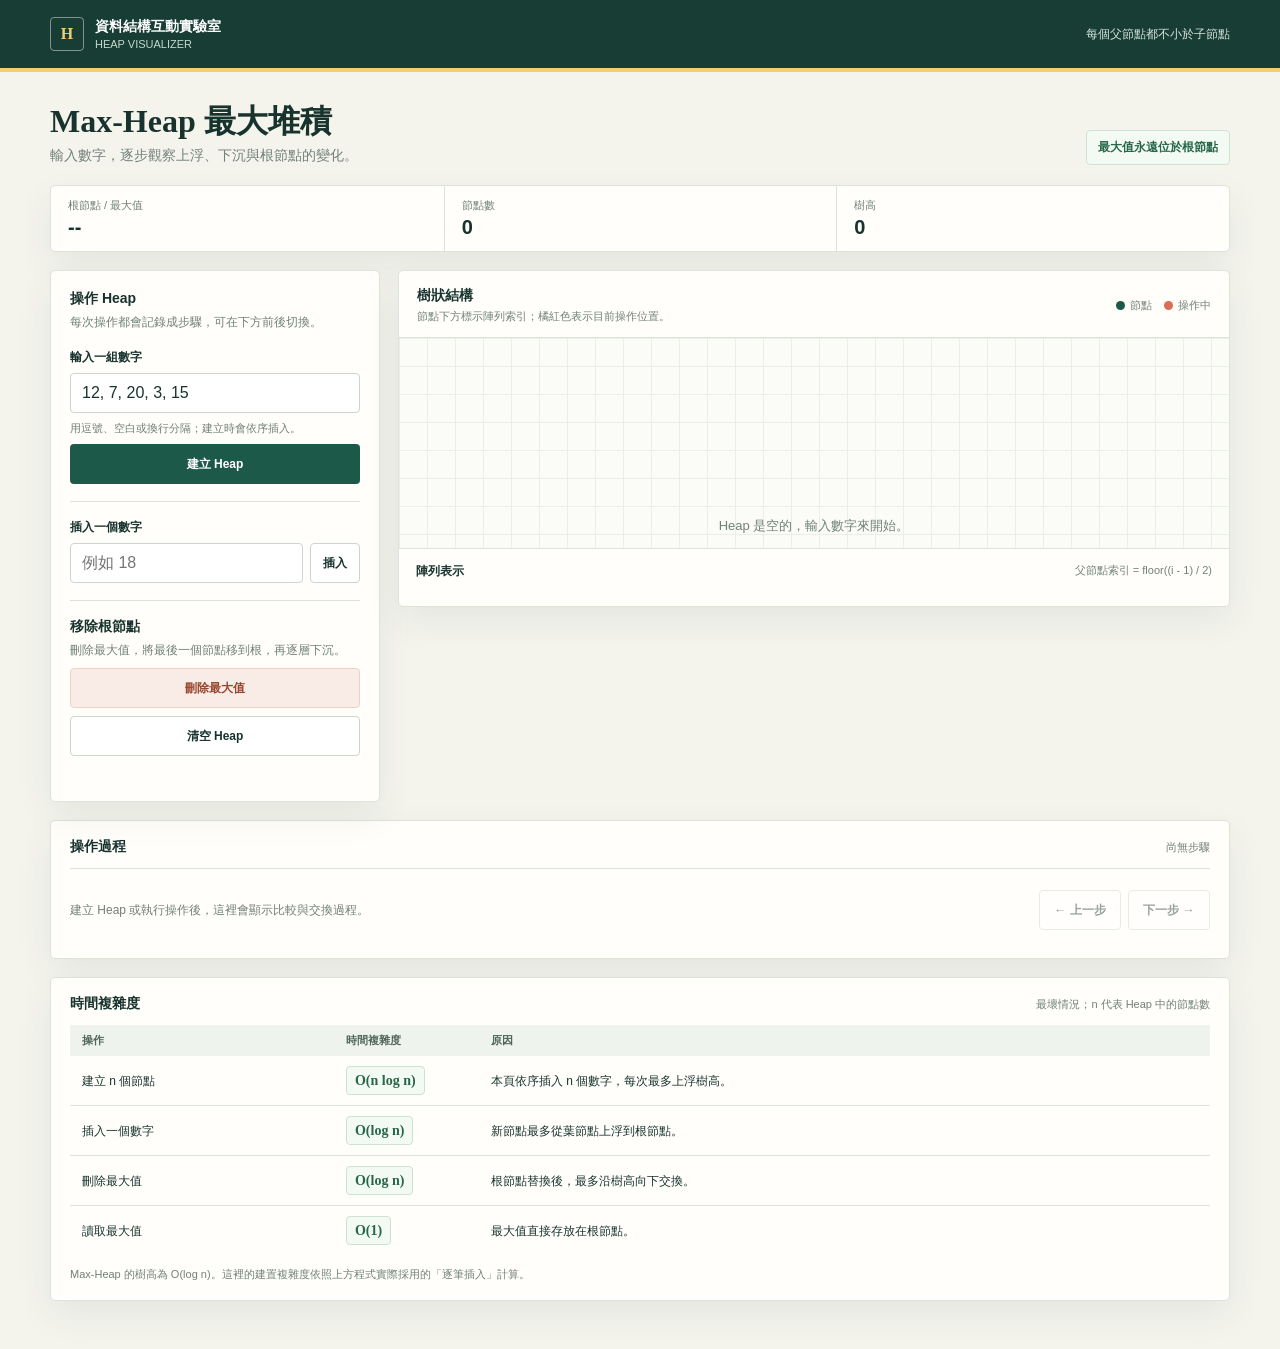
<file: max_heap.html>
<!DOCTYPE html>
<html lang="zh-Hant">
<head>
  <meta charset="UTF-8">
  <meta name="viewport" content="width=device-width, initial-scale=1.0">
  <meta name="theme-color" content="#173d35">
  <title>Max-Heap｜最大堆積互動展示</title>
  <style>
    :root {
      color-scheme: light;
      --ink: #18332e;
      --muted: #718078;
      --paper: #f4f4ed;
      --surface: #fffefa;
      --line: #dce3da;
      --green: #1d5949;
      --green-dark: #173d35;
      --green-soft: #e5f1e9;
      --coral: #d96d56;
      --coral-soft: #f9ebe6;
      --yellow: #f2cf72;
      --blue: #4f7882;
      --shadow: 0 14px 36px rgba(28, 57, 47, .07);
    }

    * { box-sizing: border-box; }
    body {
      margin: 0;
      min-width: 320px;
      min-height: 100vh;
      color: var(--ink);
      background-color: var(--paper);
      background-image: radial-gradient(#dce4d9 0.7px, transparent 0.7px);
      background-size: 18px 18px;
      font-family: "Noto Sans TC", "Microsoft JhengHei", sans-serif;
    }
    button, input { font: inherit; }
    button { cursor: pointer; }

    .topbar {
      color: white;
      background: var(--green-dark);
      border-bottom: 4px solid var(--yellow);
    }
    .topbar-inner, main {
      width: min(1180px, calc(100% - 40px));
      margin: 0 auto;
    }
    .topbar-inner {
      min-height: 68px;
      display: flex;
      align-items: center;
      justify-content: space-between;
      gap: 16px;
    }
    .brand { display: flex; align-items: center; gap: 11px; }
    .brand-mark {
      display: grid;
      place-items: center;
      width: 34px;
      aspect-ratio: 1;
      border: 1px solid rgba(255,255,255,.45);
      border-radius: 4px;
      color: var(--yellow);
      font-family: Georgia, serif;
      font-weight: 700;
    }
    .brand-title { font-size: 14px; font-weight: 800; }
    .brand-caption { margin-top: 2px; color: #c4d8ce; font-size: 11px; }
    .top-note { color: #d8e6dd; font-size: 12px; }

    main { padding: 30px 0 48px; }
    .intro {
      display: flex;
      align-items: end;
      justify-content: space-between;
      gap: 20px;
      margin-bottom: 20px;
      animation: arrive .42s ease both;
    }
    h1 {
      margin: 0;
      font-family: Georgia, "Noto Serif TC", "Microsoft JhengHei", serif;
      font-size: 32px;
      line-height: 1.2;
    }
    .intro p { margin: 7px 0 0; color: var(--muted); font-size: 14px; }
    .rule-badge {
      padding: 8px 11px;
      border: 1px solid #cce3d3;
      border-radius: 4px;
      background: #f2faf3;
      color: #286849;
      font-size: 12px;
      font-weight: 700;
      white-space: nowrap;
    }

    .stats {
      display: grid;
      grid-template-columns: repeat(3, minmax(0, 1fr));
      margin-bottom: 18px;
      border: 1px solid var(--line);
      border-radius: 5px;
      background: var(--surface);
      box-shadow: var(--shadow);
    }
    .stat { min-width: 0; padding: 12px 17px; }
    .stat + .stat { border-left: 1px solid var(--line); }
    .stat-label { color: var(--muted); font-size: 11px; }
    .stat-value { margin-top: 3px; font-size: 20px; font-weight: 800; overflow-wrap: anywhere; }

    .workbench {
      display: grid;
      grid-template-columns: minmax(260px, 330px) minmax(0, 1fr);
      gap: 18px;
      align-items: start;
    }
    .panel {
      min-width: 0;
      border: 1px solid var(--line);
      border-radius: 5px;
      background: var(--surface);
      box-shadow: var(--shadow);
    }
    .controls { padding: 19px; }
    .section-title {
      margin: 0;
      font-size: 14px;
      font-weight: 800;
    }
    .section-note { margin: 5px 0 0; color: var(--muted); font-size: 12px; line-height: 1.55; }
    .control-group { padding: 17px 0; border-bottom: 1px solid var(--line); }
    .control-group:first-of-type { padding-top: 15px; }
    .control-group:last-of-type { padding-bottom: 0; border-bottom: 0; }
    label { display: block; margin-bottom: 7px; font-size: 12px; font-weight: 700; }
    .field-row { display: flex; gap: 7px; }
    input {
      min-width: 0;
      width: 100%;
      height: 40px;
      padding: 0 11px;
      border: 1px solid #cbd6cc;
      border-radius: 4px;
      outline: none;
      background: white;
      color: var(--ink);
    }
    input:focus { border-color: var(--green); box-shadow: 0 0 0 3px rgba(29,89,73,.12); }
    .primary, .secondary, .danger, .step-button {
      min-height: 40px;
      padding: 0 12px;
      border: 1px solid transparent;
      border-radius: 4px;
      font-size: 12px;
      font-weight: 800;
      white-space: nowrap;
      transition: background-color .16s ease, transform .16s ease;
    }
    .primary { background: var(--green); color: white; }
    .primary:hover { background: #174839; }
    .secondary { border-color: #cbd6cc; background: white; color: var(--ink); }
    .secondary:hover { background: #f0f4ef; }
    .danger { border-color: #efd1c8; background: var(--coral-soft); color: #98462f; }
    .danger:hover { background: #f5ded7; }
    .primary:active, .secondary:active, .danger:active, .step-button:active { transform: translateY(1px); }
    button:disabled { cursor: not-allowed; opacity: .45; transform: none; }
    .full { width: 100%; margin-top: 8px; }
    .helper { margin: 7px 0 0; color: var(--muted); font-size: 11px; line-height: 1.5; }
    .error { min-height: 18px; margin: 8px 0 0; color: #a3422d; font-size: 12px; }

    .visual { overflow: hidden; }
    .visual-head {
      display: flex;
      align-items: center;
      justify-content: space-between;
      gap: 12px;
      padding: 16px 18px 13px;
      border-bottom: 1px solid var(--line);
    }
    .visual-head h2 { margin: 0; font-size: 14px; }
    .visual-head p { margin: 4px 0 0; color: var(--muted); font-size: 11px; }
    .tree-legend { display: flex; gap: 12px; color: var(--muted); font-size: 11px; }
    .legend-item { display: inline-flex; align-items: center; gap: 5px; }
    .legend-dot { width: 9px; height: 9px; border-radius: 50%; background: var(--green); }
    .legend-dot.focus { background: var(--coral); }
    .tree-wrap {
      min-height: 245px;
      display: grid;
      place-items: center;
      overflow-x: auto;
      padding: 14px 15px 8px;
      background-color: #fbfcf8;
      background-image: linear-gradient(#e9eee7 1px, transparent 1px), linear-gradient(90deg, #e9eee7 1px, transparent 1px);
      background-size: 28px 28px;
    }
    #tree { display: block; height: auto; max-width: 100%; overflow: visible; }
    .tree-edge { stroke: #b7c8bc; stroke-width: 2; }
    .tree-node { fill: var(--green); stroke: white; stroke-width: 3; }
    .tree-node.focus { fill: var(--coral); }
    .tree-node.root { fill: #b58322; }
    .tree-value {
      fill: white;
      font-family: "Noto Sans TC", "Microsoft JhengHei", sans-serif;
      font-size: 15px;
      font-weight: 800;
      text-anchor: middle;
      dominant-baseline: central;
    }
    .tree-index {
      fill: #687b70;
      font-family: "Noto Sans TC", "Microsoft JhengHei", sans-serif;
      font-size: 10px;
      text-anchor: middle;
    }
    .empty-state { color: var(--muted); font-size: 13px; }
    .array-section { padding: 14px 17px 17px; border-top: 1px solid var(--line); }
    .array-head { display: flex; justify-content: space-between; gap: 10px; margin-bottom: 9px; }
    .array-head strong { font-size: 12px; }
    .array-head span { color: var(--muted); font-size: 11px; }
    .array-list { display: flex; flex-wrap: wrap; gap: 6px; margin: 0; padding: 0; list-style: none; }
    .array-cell {
      min-width: 49px;
      padding: 6px 8px 5px;
      border: 1px solid #d5dfd5;
      border-radius: 4px;
      background: #f6f8f3;
      text-align: center;
    }
    .array-cell.focus { border-color: #e5a18e; background: var(--coral-soft); }
    .array-cell-value { display: block; font-size: 13px; font-weight: 800; }
    .array-cell-index { display: block; margin-top: 2px; color: var(--muted); font-size: 9px; }

    .process { margin-top: 18px; padding: 17px 19px; }
    .process-head {
      display: flex;
      align-items: center;
      justify-content: space-between;
      gap: 12px;
      padding-bottom: 12px;
      border-bottom: 1px solid var(--line);
    }
    .process-head h2 { margin: 0; font-size: 14px; }
    .step-count { color: var(--muted); font-size: 11px; font-variant-numeric: tabular-nums; }
    .process-content { min-height: 72px; display: flex; align-items: center; justify-content: space-between; gap: 16px; padding: 13px 0 3px; }
    .step-copy { min-width: 0; }
    .step-label { color: var(--green); font-size: 10px; font-weight: 800; }
    .step-detail { margin-top: 4px; font-size: 13px; line-height: 1.5; overflow-wrap: anywhere; }
    .step-nav { display: flex; flex: 0 0 auto; gap: 7px; }
    .step-button { min-width: 82px; border-color: #cbd6cc; background: white; color: var(--ink); }
    .step-button:hover:not(:disabled) { background: #f0f4ef; }
    .no-steps { color: var(--muted); font-size: 12px; }
    .sr-only { position: absolute; width: 1px; height: 1px; padding: 0; margin: -1px; overflow: hidden; clip: rect(0,0,0,0); white-space: nowrap; border: 0; }
    .complexity { margin-top: 18px; padding: 17px 19px; }
    .complexity-head { display: flex; align-items: baseline; justify-content: space-between; gap: 12px; margin-bottom: 12px; }
    .complexity-head h2 { margin: 0; font-size: 14px; }
    .complexity-head p { margin: 0; color: var(--muted); font-size: 11px; }
    .complexity-table-wrap { overflow-x: auto; }
    .complexity-table { width: 100%; border-collapse: collapse; text-align: left; }
    .complexity-table th { padding: 8px 10px; background: #eef3ed; color: #52675c; font-size: 11px; font-weight: 700; }
    .complexity-table td { padding: 10px; border-bottom: 1px solid var(--line); font-size: 12px; line-height: 1.5; }
    .complexity-table tr:last-child td { border-bottom: 0; }
    .complexity-table th:first-child, .complexity-table td:first-child { padding-left: 12px; }
    .complexity-table th:nth-child(2), .complexity-table td:nth-child(2) { width: 145px; }
    .big-o { display: inline-block; padding: 3px 8px; border: 1px solid #cce3d3; border-radius: 4px; background: #f2faf3; color: #286849; font-family: Georgia, serif; font-size: 14px; font-weight: 700; white-space: nowrap; }
    .complexity-note { margin: 11px 0 0; color: var(--muted); font-size: 11px; line-height: 1.5; }

    @keyframes arrive { from { opacity: 0; transform: translateY(7px); } to { opacity: 1; transform: translateY(0); } }
    @media (max-width: 820px) {
      .workbench { grid-template-columns: minmax(0, 1fr); }
      .controls { display: grid; grid-template-columns: repeat(2, minmax(0, 1fr)); column-gap: 18px; }
      .controls-intro { grid-column: 1 / -1; }
      .control-group { padding: 15px 0; }
      .control-group:first-of-type { padding-top: 13px; }
      .control-group:last-of-type { padding-bottom: 0; }
    }
    @media (max-width: 540px) {
      .topbar-inner, main { width: min(100% - 28px, 1180px); }
      .top-note { max-width: 130px; text-align: right; line-height: 1.4; }
      main { padding-top: 23px; }
      .intro { align-items: start; flex-direction: column; gap: 10px; }
      h1 { font-size: 28px; }
      .stats { margin-bottom: 12px; }
      .stat { padding: 10px 11px; }
      .stat-value { font-size: 18px; }
      .controls { grid-template-columns: minmax(0, 1fr); padding: 15px; }
      .controls-intro { grid-column: auto; }
      .control-group { padding: 13px 0; }
      .visual-head { align-items: start; flex-direction: column; }
      .tree-wrap { min-height: 210px; justify-items: start; padding: 12px 8px; }
      #tree { max-width: none; }
      .process { padding: 15px; }
      .complexity { padding: 15px; }
      .complexity-head { align-items: start; flex-direction: column; gap: 4px; }
      .complexity-table { min-width: 540px; }
      .process-content { align-items: start; flex-direction: column; gap: 12px; }
      .step-nav { width: 100%; }
      .step-button { flex: 1; }
    }
    @media (prefers-reduced-motion: reduce) {
      *, *::before, *::after { scroll-behavior: auto !important; animation-duration: .01ms !important; transition-duration: .01ms !important; }
    }
  </style>
</head>
<body>
  <header class="topbar">
    <div class="topbar-inner">
      <div class="brand">
        <div class="brand-mark" aria-hidden="true">H</div>
        <div>
          <div class="brand-title">資料結構互動實驗室</div>
          <div class="brand-caption">HEAP VISUALIZER</div>
        </div>
      </div>
      <div class="top-note">每個父節點都不小於子節點</div>
    </div>
  </header>

  <main>
    <section class="intro" aria-labelledby="page-title">
      <div>
        <h1 id="page-title">Max-Heap 最大堆積</h1>
        <p>輸入數字，逐步觀察上浮、下沉與根節點的變化。</p>
      </div>
      <div class="rule-badge">最大值永遠位於根節點</div>
    </section>

    <section class="stats" aria-label="Heap 狀態">
      <div class="stat"><div class="stat-label">根節點 / 最大值</div><div class="stat-value" id="root-value">--</div></div>
      <div class="stat"><div class="stat-label">節點數</div><div class="stat-value" id="size-value">0</div></div>
      <div class="stat"><div class="stat-label">樹高</div><div class="stat-value" id="height-value">0</div></div>
    </section>

    <section class="workbench" aria-label="Max-Heap 操作區">
      <aside class="panel controls">
        <div class="controls-intro">
          <h2 class="section-title">操作 Heap</h2>
          <p class="section-note">每次操作都會記錄成步驟，可在下方前後切換。</p>
        </div>

        <div class="control-group">
          <label for="batch-input">輸入一組數字</label>
          <input id="batch-input" type="text" value="12, 7, 20, 3, 15" autocomplete="off" aria-describedby="batch-help">
          <p class="helper" id="batch-help">用逗號、空白或換行分隔；建立時會依序插入。</p>
          <button class="primary full" id="build-button" type="button">建立 Heap</button>
        </div>

        <div class="control-group">
          <label for="insert-input">插入一個數字</label>
          <div class="field-row">
            <input id="insert-input" type="number" step="1" placeholder="例如 18">
            <button class="secondary" id="insert-button" type="button">插入</button>
          </div>
        </div>

        <div class="control-group">
          <h3 class="section-title">移除根節點</h3>
          <p class="section-note">刪除最大值，將最後一個節點移到根，再逐層下沉。</p>
          <button class="danger full" id="remove-button" type="button">刪除最大值</button>
          <button class="secondary full" id="reset-button" type="button">清空 Heap</button>
        </div>
        <p class="error" id="error-message" role="alert"></p>
      </aside>

      <section class="panel visual" aria-labelledby="tree-heading">
        <div class="visual-head">
          <div>
            <h2 id="tree-heading">樹狀結構</h2>
            <p>節點下方標示陣列索引；橘紅色表示目前操作位置。</p>
          </div>
          <div class="tree-legend" aria-label="圖例">
            <span class="legend-item"><span class="legend-dot"></span>節點</span>
            <span class="legend-item"><span class="legend-dot focus"></span>操作中</span>
          </div>
        </div>
        <div class="tree-wrap" id="tree-wrap">
          <svg id="tree" role="img" aria-label="Max-Heap 樹狀圖"></svg>
          <div id="empty-state" class="empty-state" hidden>Heap 是空的，輸入數字來開始。</div>
        </div>
        <div class="array-section">
          <div class="array-head"><strong>陣列表示</strong><span>父節點索引 = floor((i - 1) / 2)</span></div>
          <ol class="array-list" id="array-list" aria-label="Heap 陣列"></ol>
        </div>
      </section>
    </section>

    <section class="panel process" aria-labelledby="process-heading">
      <div class="process-head">
        <h2 id="process-heading">操作過程</h2>
        <span class="step-count" id="step-count">尚無步驟</span>
      </div>
      <div class="process-content" aria-live="polite" aria-atomic="true">
        <div class="step-copy" id="step-copy"><div class="no-steps">建立 Heap 或執行操作後，這裡會顯示比較與交換過程。</div></div>
        <div class="step-nav">
          <button class="step-button" id="prev-button" type="button" disabled>← 上一步</button>
          <button class="step-button" id="next-button" type="button" disabled>下一步 →</button>
        </div>
      </div>
    </section>

    <section class="panel complexity" aria-labelledby="complexity-heading">
      <div class="complexity-head">
        <h2 id="complexity-heading">時間複雜度</h2>
        <p>最壞情況；n 代表 Heap 中的節點數</p>
      </div>
      <div class="complexity-table-wrap">
        <table class="complexity-table">
          <thead>
            <tr><th scope="col">操作</th><th scope="col">時間複雜度</th><th scope="col">原因</th></tr>
          </thead>
          <tbody>
            <tr><td>建立 n 個節點</td><td><span class="big-o">O(n log n)</span></td><td>本頁依序插入 n 個數字，每次最多上浮樹高。</td></tr>
            <tr><td>插入一個數字</td><td><span class="big-o">O(log n)</span></td><td>新節點最多從葉節點上浮到根節點。</td></tr>
            <tr><td>刪除最大值</td><td><span class="big-o">O(log n)</span></td><td>根節點替換後，最多沿樹高向下交換。</td></tr>
            <tr><td>讀取最大值</td><td><span class="big-o">O(1)</span></td><td>最大值直接存放在根節點。</td></tr>
          </tbody>
        </table>
      </div>
      <p class="complexity-note">Max-Heap 的樹高為 O(log n)。這裡的建置複雜度依照上方程式實際採用的「逐筆插入」計算。</p>
    </section>
  </main>

  <script>
    const heap = [];
    let steps = [];
    let stepIndex = -1;
    let focusIndices = [];

    const elements = {
      root: document.querySelector("#root-value"),
      size: document.querySelector("#size-value"),
      height: document.querySelector("#height-value"),
      tree: document.querySelector("#tree"),
      treeWrap: document.querySelector("#tree-wrap"),
      empty: document.querySelector("#empty-state"),
      array: document.querySelector("#array-list"),
      stepCount: document.querySelector("#step-count"),
      stepCopy: document.querySelector("#step-copy"),
      previous: document.querySelector("#prev-button"),
      next: document.querySelector("#next-button"),
      error: document.querySelector("#error-message"),
      batch: document.querySelector("#batch-input"),
      insert: document.querySelector("#insert-input")
    };

    function record(detail, focus = []) {
      steps.push({ values: [...heap], detail, focus });
    }

    function insertValue(value) {
      heap.push(value);
      let index = heap.length - 1;
      record(`將 ${value} 放到陣列尾端，索引 ${index}。`, [index]);

      while (index > 0) {
        const parent = Math.floor((index - 1) / 2);
        if (heap[index] <= heap[parent]) {
          record(`比較子節點 ${heap[index]} 與父節點 ${heap[parent]}：不大於父節點，停止上浮。`, [index, parent]);
          break;
        }

        const childValue = heap[index];
        const parentValue = heap[parent];
        [heap[index], heap[parent]] = [heap[parent], heap[index]];
        record(`${childValue} 大於父節點 ${parentValue}，交換索引 ${index} 與 ${parent}。`, [index, parent]);
        index = parent;
      }
      record(`插入 ${value} 完成，最大值 ${heap[0]} 位於根節點。`, [0]);
    }

    function removeMaximum() {
      if (heap.length === 0) return false;
      const maximum = heap[0];
      if (heap.length === 1) {
        heap.pop();
        record(`移除唯一節點 ${maximum}，Heap 現在是空的。`);
        return true;
      }

      const last = heap.pop();
      heap[0] = last;
      record(`移除最大值 ${maximum}，將最後一個值 ${last} 移到根節點。`, [0]);

      let index = 0;
      while (true) {
        const left = index * 2 + 1;
        const right = index * 2 + 2;
        let largerChild = index;
        if (left < heap.length && heap[left] > heap[largerChild]) largerChild = left;
        if (right < heap.length && heap[right] > heap[largerChild]) largerChild = right;
        if (largerChild === index) {
          record(`父節點 ${heap[index]} 不小於子節點，下沉結束。`, [index]);
          break;
        }

        const childValue = heap[largerChild];
        const parentValue = heap[index];
        [heap[index], heap[largerChild]] = [heap[largerChild], heap[index]];
        record(`${parentValue} 小於較大的子節點 ${childValue}，交換索引 ${index} 與 ${largerChild}。`, [index, largerChild]);
        index = largerChild;
      }
      record(`刪除完成，目前最大值為 ${heap[0]}。`, [0]);
      return true;
    }

    function makeSvgElement(name, attributes = {}) {
      const node = document.createElementNS("http://www.w3.org/2000/svg", name);
      for (const [key, value] of Object.entries(attributes)) node.setAttribute(key, value);
      return node;
    }

    function renderTree(values, focus) {
      elements.tree.replaceChildren();
      if (values.length === 0) {
        elements.tree.hidden = true;
        elements.empty.hidden = false;
        elements.treeWrap.style.minHeight = "210px";
        return;
      }

      elements.tree.hidden = false;
      elements.empty.hidden = true;
      const depth = Math.floor(Math.log2(values.length));
      const width = Math.max(640, Math.pow(2, depth) * 88);
      const levelGap = 94;
      const top = 40;
      const radius = 23;
      const height = top + (depth + 1) * levelGap + 10;
      elements.tree.setAttribute("viewBox", `0 0 ${width} ${height}`);
      elements.tree.style.width = `${width}px`;
      elements.tree.style.maxWidth = depth < 3 ? "100%" : "none";
      elements.treeWrap.style.minHeight = `${Math.min(height + 36, 580)}px`;

      const positions = values.map((_, index) => {
        const level = Math.floor(Math.log2(index + 1));
        const firstAtLevel = Math.pow(2, level) - 1;
        const positionInLevel = index - firstAtLevel;
        const slots = Math.pow(2, level);
        return { x: (positionInLevel + 0.5) * width / slots, y: top + level * levelGap };
      });

      const edges = makeSvgElement("g", { "aria-hidden": "true" });
      values.forEach((_, index) => {
        const left = index * 2 + 1;
        const right = left + 1;
        for (const child of [left, right]) {
          if (child < values.length) {
            edges.append(makeSvgElement("line", {
              x1: positions[index].x, y1: positions[index].y + radius,
              x2: positions[child].x, y2: positions[child].y - radius,
              class: "tree-edge"
            }));
          }
        }
      });
      elements.tree.append(edges);

      values.forEach((value, index) => {
        const group = makeSvgElement("g", { role: "img", "aria-label": `索引 ${index}，數值 ${value}` });
        const isFocus = focus.includes(index);
        const nodeClass = index === 0 ? "tree-node root" : "tree-node";
        group.append(makeSvgElement("circle", {
          cx: positions[index].x,
          cy: positions[index].y,
          r: radius,
          class: isFocus ? `${nodeClass} focus` : nodeClass
        }));
        const valueLabel = makeSvgElement("text", {
          x: positions[index].x,
          y: positions[index].y,
          class: "tree-value"
        });
        valueLabel.textContent = String(value);
        group.append(valueLabel);
        const indexLabel = makeSvgElement("text", {
          x: positions[index].x,
          y: positions[index].y + radius + 15,
          class: "tree-index"
        });
        indexLabel.textContent = `i=${index}`;
        group.append(indexLabel);
        elements.tree.append(group);
      });
    }

    function render(values = heap, focus = focusIndices) {
      elements.root.textContent = values.length ? String(values[0]) : "--";
      elements.size.textContent = String(values.length);
      elements.height.textContent = values.length ? String(Math.floor(Math.log2(values.length)) + 1) : "0";
      elements.array.replaceChildren();
      values.forEach((value, index) => {
        const cell = document.createElement("li");
        cell.className = focus.includes(index) ? "array-cell focus" : "array-cell";
        const number = document.createElement("span");
        number.className = "array-cell-value";
        number.textContent = String(value);
        const position = document.createElement("span");
        position.className = "array-cell-index";
        position.textContent = `索引 ${index}`;
        cell.append(number, position);
        elements.array.append(cell);
      });
      renderTree(values, focus);
    }

    function showStep(index) {
      if (steps.length === 0) {
        stepIndex = -1;
        focusIndices = [];
        elements.stepCount.textContent = "尚無步驟";
        elements.stepCopy.innerHTML = '<div class="no-steps">建立 Heap 或執行操作後，這裡會顯示比較與交換過程。</div>';
        elements.previous.disabled = true;
        elements.next.disabled = true;
        render();
        return;
      }

      stepIndex = Math.max(0, Math.min(index, steps.length - 1));
      const step = steps[stepIndex];
      focusIndices = step.focus;
      elements.stepCount.textContent = `步驟 ${stepIndex + 1} / ${steps.length}`;
      elements.stepCopy.innerHTML = `<div class="step-label">第 ${stepIndex + 1} 步</div><div class="step-detail"></div>`;
      elements.stepCopy.querySelector(".step-detail").textContent = step.detail;
      elements.previous.disabled = stepIndex === 0;
      elements.next.disabled = stepIndex === steps.length - 1;
      render(step.values, focusIndices);
    }

    function setError(message = "") {
      elements.error.textContent = message;
    }

    function readBatch() {
      const rawValues = elements.batch.value.trim().split(/[\s,，]+/).filter(Boolean);
      if (rawValues.length === 0) return { error: "請至少輸入一個整數。" };
      const values = [];
      for (const raw of rawValues) {
        if (!/^-?\d+$/.test(raw)) return { error: `「${raw}」不是有效的整數。` };
        const value = Number(raw);
        if (!Number.isSafeInteger(value)) return { error: `「${raw}」超出安全整數範圍。` };
        values.push(value);
      }
      return { values };
    }

    document.querySelector("#build-button").addEventListener("click", () => {
      const result = readBatch();
      if (result.error) {
        setError(result.error);
        return;
      }
      heap.length = 0;
      steps = [];
      focusIndices = [];
      for (const value of result.values) insertValue(value);
      setError();
      showStep(0);
    });

    function submitInsert() {
      const raw = elements.insert.value.trim();
      const value = Number(raw);
      if (!raw || !Number.isSafeInteger(value)) {
        setError("請輸入安全範圍內的整數。");
        elements.insert.focus();
        return;
      }
      steps = [];
      insertValue(value);
      elements.insert.value = "";
      setError();
      showStep(0);
      elements.insert.focus();
    }

    document.querySelector("#insert-button").addEventListener("click", submitInsert);
    elements.insert.addEventListener("keydown", event => {
      if (event.key === "Enter") submitInsert();
    });

    document.querySelector("#remove-button").addEventListener("click", () => {
      if (heap.length === 0) {
        setError("Heap 是空的，沒有最大值可以刪除。");
        return;
      }
      steps = [];
      removeMaximum();
      setError();
      showStep(0);
    });

    document.querySelector("#reset-button").addEventListener("click", () => {
      heap.length = 0;
      steps = [];
      focusIndices = [];
      setError();
      showStep(-1);
    });

    elements.previous.addEventListener("click", () => showStep(stepIndex - 1));
    elements.next.addEventListener("click", () => showStep(stepIndex + 1));

    render();
  </script>
</body>
</html>
</file>
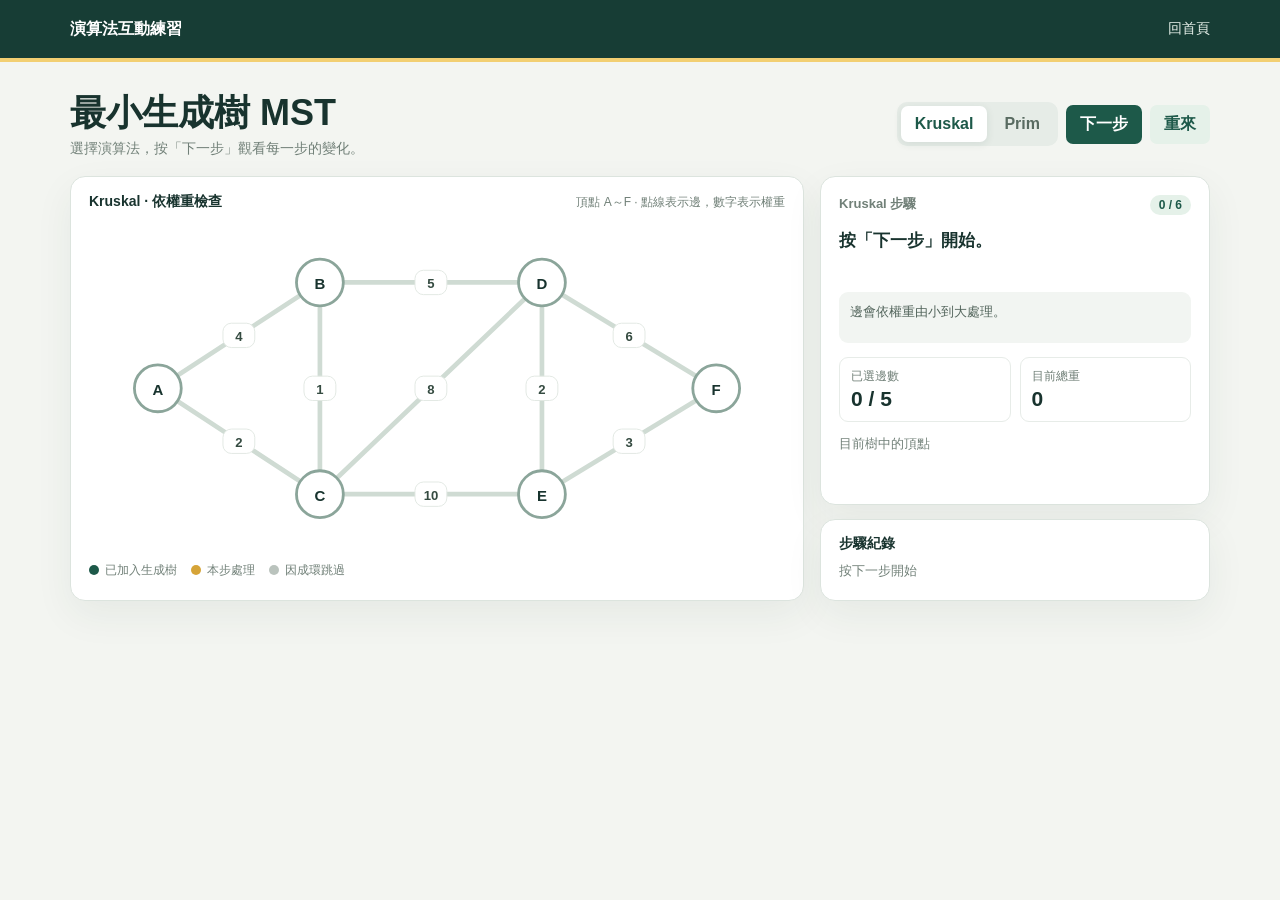
<file: MST.html>
<!DOCTYPE html>
<html lang="zh-Hant">
<head>
  <meta charset="UTF-8">
  <meta name="viewport" content="width=device-width, initial-scale=1">
  <meta name="theme-color" content="#173d35">
  <title>最小生成樹 MST｜互動步驟</title>
  <style>
    :root { color-scheme: light; --ink:#18332e; --muted:#718078; --paper:#f3f5f1; --line:#dce4de; --green:#1d5949; --green-soft:#e5f1e9; --gold:#d6a438; --red:#b74f43; }
    * { box-sizing:border-box; }
    body { margin:0; color:var(--ink); background:var(--paper); font-family:"Noto Sans TC","Microsoft JhengHei",sans-serif; }
    button, select { font:inherit; }
    .top { height:62px; color:white; background:#173d35; border-bottom:4px solid #f2cf72; }
    .top-inner, main { width:min(1140px,calc(100% - 32px)); margin:auto; }
    .top-inner { height:100%; display:flex; align-items:center; justify-content:space-between; font-weight:800; }
    .top a { color:#e8f1eb; text-decoration:none; font-size:14px; font-weight:500; }
    main { padding:28px 0 48px; }
    .heading { display:flex; align-items:center; justify-content:space-between; gap:18px; margin-bottom:18px; }
    h1 { margin:0; font-size:clamp(26px,4vw,36px); line-height:1.25; }
    .subtitle { margin:5px 0 0; color:var(--muted); font-size:14px; }
    .controls { display:flex; flex-wrap:wrap; gap:8px; align-items:center; }
    .tabs { display:flex; gap:3px; padding:4px; border-radius:10px; background:#e6ece7; }
    .tabs button, .button { border:0; border-radius:7px; padding:9px 14px; cursor:pointer; font-weight:750; }
    .tabs button { color:#596b61; background:transparent; }
    .tabs button.active { color:var(--green); background:#fff; box-shadow:0 2px 8px #173d3518; }
    .start { display:none; align-items:center; gap:5px; padding:0 9px; border:1px solid var(--line); border-radius:9px; color:var(--muted); background:white; font-size:13px; }
    .start.visible { display:flex; }
    .start select { padding:8px 3px; border:0; outline:0; color:var(--green); background:transparent; font-weight:800; cursor:pointer; }
    .button.next { color:#fff; background:var(--green); }
    .button.next:hover { background:#124435; }
    .button.reset { color:var(--green); background:var(--green-soft); }
    .layout { display:grid; grid-template-columns:minmax(0,1.6fr) minmax(285px,.85fr); gap:16px; }
    .panel { border:1px solid var(--line); border-radius:15px; background:#fff; box-shadow:0 14px 38px #193c3010; }
    .graph-panel { overflow:hidden; }
    .graph-title { display:flex; align-items:center; justify-content:space-between; gap:10px; padding:16px 18px 0; font-size:14px; font-weight:800; }
    .muted { color:var(--muted); font-size:12px; font-weight:500; }
    .graph-wrap { padding:4px 10px 0; }
    svg { display:block; width:100%; height:auto; }
    .edge-line { stroke:#cfdbd3; stroke-width:5; stroke-linecap:round; transition:stroke .2s,stroke-width .2s; }
    .edge-line.accepted { stroke:var(--green); stroke-width:7; }
    .edge-line.skipped { stroke:#bac3bd; stroke-width:4; stroke-dasharray:8 7; }
    .edge-line.current { stroke:var(--gold); stroke-width:9; }
    .edge-label rect { fill:white; stroke:#e2e8e3; }
    .edge-label text { fill:#354b41; font-size:14px; font-weight:800; text-anchor:middle; dominant-baseline:central; }
    .edge-label.accepted rect { fill:var(--green-soft); stroke:#b6d5be; }
    .edge-label.skipped rect { fill:#f0f2f0; stroke:#cbd1cd; }
    .edge-label.current rect { fill:#fff3d8; stroke:#e4c87c; }
    .node circle { fill:white; stroke:#8ba59a; stroke-width:3; }
    .node.tree circle { fill:var(--green); stroke:var(--green); }
    .node text { fill:var(--ink); font-size:16px; font-weight:850; text-anchor:middle; dominant-baseline:central; }
    .node.tree text { fill:white; }
    .legend { display:flex; flex-wrap:wrap; gap:14px; padding:0 18px 17px; color:var(--muted); font-size:12px; }
    .legend span { display:flex; align-items:center; gap:6px; }
    .swatch { width:10px; height:10px; border-radius:50%; background:var(--green); }
    .swatch.gold { background:var(--gold); }
    .swatch.gray { background:#bac3bd; }
    .side { display:flex; flex-direction:column; gap:14px; }
    .progress { padding:18px; }
    .stepbar { display:flex; justify-content:space-between; gap:8px; color:var(--muted); font-size:13px; font-weight:750; }
    .count { padding:3px 9px; border-radius:99px; color:var(--green); background:var(--green-soft); font-size:12px; }
    .message { min-height:52px; margin:13px 0 12px; font-size:17px; font-weight:800; line-height:1.5; }
    .detail { min-height:51px; padding:10px 11px; border-radius:9px; color:#52645b; background:#f2f5f2; font-size:13px; line-height:1.6; overflow-wrap:anywhere; }
    .detail.success { color:#18563d; background:var(--green-soft); }
    .stats { display:grid; grid-template-columns:1fr 1fr; gap:9px; margin-top:14px; }
    .stat { padding:10px 11px; border:1px solid #e7ece8; border-radius:9px; }
    .stat small { display:block; color:var(--muted); font-size:12px; }
    .stat strong { display:block; margin-top:2px; font-size:21px; }
    .node-list { display:flex; flex-wrap:wrap; gap:6px; min-height:25px; margin-top:8px; }
    .chip { padding:2px 9px; border:1px solid #c5ddcc; border-radius:99px; color:var(--green); background:var(--green-soft); font-size:12px; font-weight:800; }
    .history-panel { flex:1; padding:15px 18px; }
    .history-panel h2 { margin:0 0 9px; font-size:14px; }
    .history { display:grid; gap:5px; margin:0; padding:0; list-style:none; }
    .history li { display:flex; justify-content:space-between; gap:10px; padding-bottom:5px; border-bottom:1px solid #edf0ed; font-size:13px; }
    .history li:last-child { border:0; }
    .yes { color:var(--green); font-weight:750; }
    .no { color:#858d88; }
    @media(max-width:800px) { .heading { align-items:flex-start; flex-direction:column; } .layout { grid-template-columns:1fr; } .side { display:grid; grid-template-columns:1fr 1fr; } .progress { grid-row:span 2; } }
    @media(max-width:560px) { .top-inner,main { width:calc(100% - 22px); } main { padding-top:20px; } .controls { width:100%; } .tabs { flex:1; } .tabs button { flex:1; } .start { flex:1; justify-content:center; } .side { display:flex; } .graph-title { align-items:flex-start; flex-direction:column; } .graph-wrap { padding-inline:2px; } }
  </style>
</head>
<body>
  <header class="top"><div class="top-inner"><span>演算法互動練習</span><a href="./index.html">回首頁</a></div></header>
  <main>
    <div class="heading">
      <div><h1>最小生成樹 MST</h1><p class="subtitle">選擇演算法，按「下一步」觀看每一步的變化。</p></div>
      <div class="controls">
        <div class="tabs" role="group" aria-label="選擇演算法"><button id="kruskalTab" class="active" type="button">Kruskal</button><button id="primTab" type="button">Prim</button></div>
        <label id="startPicker" class="start" for="startVertex">起點
          <select id="startVertex" aria-label="Prim 起始頂點"><option value="0">A</option><option value="1">B</option><option value="2">C</option><option value="3">D</option><option value="4">E</option><option value="5">F</option></select>
        </label>
        <button id="nextButton" class="button next" type="button">下一步</button>
        <button id="resetButton" class="button reset" type="button">重來</button>
      </div>
    </div>
    <div class="layout">
      <section class="panel graph-panel" aria-label="MST 演算法圖示">
        <div class="graph-title"><strong id="graphTitle">Kruskal</strong><span class="muted">頂點 A～F · 點線表示邊，數字表示權重</span></div>
        <div class="graph-wrap"><svg id="graph" viewBox="0 0 760 370" role="img" aria-label="頂點 A 到 F 的加權無向圖"></svg></div>
        <div class="legend"><span><i class="swatch"></i>已加入生成樹</span><span><i class="swatch gold"></i>本步處理</span><span><i class="swatch gray"></i>因成環跳過</span></div>
      </section>
      <aside class="side">
        <section class="panel progress">
          <div class="stepbar"><span id="stepLabel">Kruskal 步驟</span><span id="stepCount" class="count">0 / 6</span></div>
          <div id="message" class="message" aria-live="polite">按「下一步」開始。</div>
          <div id="detail" class="detail" aria-live="polite">尚未開始</div>
          <div class="stats"><div class="stat"><small>已選邊數</small><strong id="edgeCount">0 / 5</strong></div><div class="stat"><small>目前總重</small><strong id="weight">0</strong></div></div>
          <small style="display:block;margin-top:13px;color:var(--muted)">目前樹中的頂點</small>
          <div id="nodes" class="node-list"></div>
        </section>
        <section class="panel history-panel"><h2>步驟紀錄</h2><ol id="history" class="history"><li class="muted">按下一步開始</li></ol></section>
      </aside>
    </div>
  </main>
  <script>
    const names = ["A", "B", "C", "D", "E", "F"];
    const points = [[82,185],[255,72],[255,298],[492,72],[492,298],[678,185]];
    const edges = [
      {id:"AB",a:0,b:1,w:4},{id:"AC",a:0,b:2,w:2},{id:"BC",a:1,b:2,w:1},
      {id:"BD",a:1,b:3,w:5},{id:"CD",a:2,b:3,w:8},{id:"CE",a:2,b:4,w:10},
      {id:"DE",a:3,b:4,w:2},{id:"DF",a:3,b:5,w:6},{id:"EF",a:4,b:5,w:3}
    ];
    const byId = Object.fromEntries(edges.map(e => [e.id,e]));
    const sorted = [...edges].sort((x,y) => x.w-y.w || x.a-y.a || x.b-y.b);
    let mode = "kruskal", start = 0, trace = [], step = 0;
    const graph = document.getElementById("graph");

    function label(e) { return `${names[e.a]}-${names[e.b]} (${e.w})`; }
    function makeKruskal() {
      const parent = names.map((_,i) => i), events = [];
      const find = x => parent[x] === x ? x : (parent[x] = find(parent[x]));
      let chosen = 0, total = 0;
      for (const e of sorted) {
        const ra = find(e.a), rb = find(e.b);
        if (ra === rb) {
          events.push({edge:e.id, accepted:false, total, parent:[...parent], detail:`find(${names[e.a]}) = ${ra}，find(${names[e.b]}) = ${rb}；兩端同根，跳過以免成環。`});
        } else {
          const low = Math.min(ra,rb), high = Math.max(ra,rb);
          parent[high] = low;
          chosen++; total += e.w;
          events.push({edge:e.id, accepted:true, total, parent:[...parent], detail:`合併集合，較小的根 ${names[low]} 當老大。p[] = [${parent.join(", ")}]`});
          if (chosen === names.length-1) break;
        }
      }
      return events;
    }
    function makePrim() {
      const inside = new Set([start]), queue = [], events = [];
      let total = 0;
      const addEdges = from => edges.forEach(e => {
        if (e.a === from && !inside.has(e.b)) queue.push({id:e.id,w:e.w,v:e.b,from:e.a});
        else if (e.b === from && !inside.has(e.a)) queue.push({id:e.id,w:e.w,v:e.a,from:e.b});
      });
      addEdges(start);
      while (inside.size < names.length) {
        queue.sort((x,y) => x.w-y.w || x.v-y.v || x.from-y.from);
        let ticket;
        do { ticket = queue.shift(); } while (ticket && inside.has(ticket.v));
        if (!ticket) break;
        inside.add(ticket.v); total += ticket.w;
        const e = byId[ticket.id];
        events.push({edge:e.id,accepted:true,total,nodes:[...inside].sort((a,b)=>a-b),detail:`加入 ${label(e)}；樹中頂點：${[...inside].sort((a,b)=>a-b).map(i=>names[i]).join("、")}。`});
        addEdges(ticket.v);
      }
      return events;
    }
    function rebuild() { trace = mode === "kruskal" ? makeKruskal() : makePrim(); step = 0; render(); }
    function visibleEvents() { return trace.slice(0,step); }
    function currentSets() {
      if (mode === "prim") return new Set(step ? trace[step-1].nodes : [start]);
      const set = new Set();
      for (const event of visibleEvents()) if (event.accepted) { set.add(byId[event.edge].a); set.add(byId[event.edge].b); }
      return set;
    }
    function renderGraph() {
      const shown = visibleEvents(), last = shown[shown.length-1];
      const accepted = new Set(shown.filter(e=>e.accepted).map(e=>e.edge));
      const skipped = new Set(shown.filter(e=>!e.accepted).map(e=>e.edge));
      const current = last?.edge;
      const lines = edges.map(e => {
        const [x1,y1]=points[e.a], [x2,y2]=points[e.b], mx=(x1+x2)/2, my=(y1+y2)/2;
        const state = accepted.has(e.id) ? "accepted" : skipped.has(e.id) ? "skipped" : "";
        const focus = current === e.id ? "current" : "";
        return `<g><line class="edge-line ${state} ${focus}" x1="${x1}" y1="${y1}" x2="${x2}" y2="${y2}"/><g class="edge-label ${state} ${focus}" transform="translate(${mx},${my})"><rect x="-17" y="-13" width="34" height="26" rx="9"/><text y="1">${e.w}</text></g></g>`;
      }).join("");
      const tree = currentSets();
      const nodes = points.map(([x,y],i)=>`<g class="node ${tree.has(i)?"tree":""}"><circle cx="${x}" cy="${y}" r="25"/><text x="${x}" y="${y+1}">${names[i]}</text></g>`).join("");
      graph.innerHTML = lines + nodes;
    }
    function render() {
      const shown = visibleEvents(), last = shown[shown.length-1], done = step === trace.length;
      document.getElementById("kruskalTab").classList.toggle("active",mode === "kruskal");
      document.getElementById("primTab").classList.toggle("active",mode === "prim");
      document.getElementById("startPicker").classList.toggle("visible",mode === "prim");
      document.getElementById("graphTitle").textContent = mode === "kruskal" ? "Kruskal · 依權重檢查" : `Prim · 從 ${names[start]} 開始`;
      document.getElementById("stepLabel").textContent = `${mode === "kruskal" ? "Kruskal" : "Prim"} 步驟`;
      document.getElementById("stepCount").textContent = `${step} / ${trace.length}`;
      document.getElementById("message").textContent = done ? `完成！最小生成樹總重為 ${last?.total ?? 0}。` : !last ? "按「下一步」開始。" : `${label(byId[last.edge])}：${last.accepted ? "加入生成樹" : "形成環，跳過"}`;
      document.getElementById("detail").textContent = last ? last.detail : (mode === "prim" ? `起點 ${names[start]} 已在樹中，尚未選邊。` : "邊會依權重由小到大處理。" );
      document.getElementById("detail").classList.toggle("success",!!last?.accepted);
      const total = last?.total ?? 0;
      const picked = shown.filter(e=>e.accepted).length;
      document.getElementById("edgeCount").textContent = `${picked} / 5`;
      document.getElementById("weight").textContent = total;
      document.getElementById("nodes").innerHTML = [...currentSets()].sort((a,b)=>a-b).map(i=>`<span class="chip">${names[i]}</span>`).join("");
      document.getElementById("history").innerHTML = shown.map(e=>`<li><span>${label(byId[e.edge])}</span><span class="${e.accepted?"yes":"no"}">${e.accepted?"加入":"成環跳過"}</span></li>`).join("") || `<li class="muted">按下一步開始</li>`;
      document.getElementById("nextButton").disabled = done;
      document.getElementById("nextButton").textContent = done ? "已完成" : "下一步";
      renderGraph();
    }
    document.getElementById("kruskalTab").addEventListener("click",()=>{mode="kruskal";rebuild();});
    document.getElementById("primTab").addEventListener("click",()=>{mode="prim";rebuild();});
    document.getElementById("startVertex").addEventListener("change",event=>{start=Number(event.target.value);rebuild();});
    document.getElementById("nextButton").addEventListener("click",()=>{if(step<trace.length){step++;render();}});
    document.getElementById("resetButton").addEventListener("click",()=>{step=0;render();});
    rebuild();
  </script>
</body>
</html>
</file>
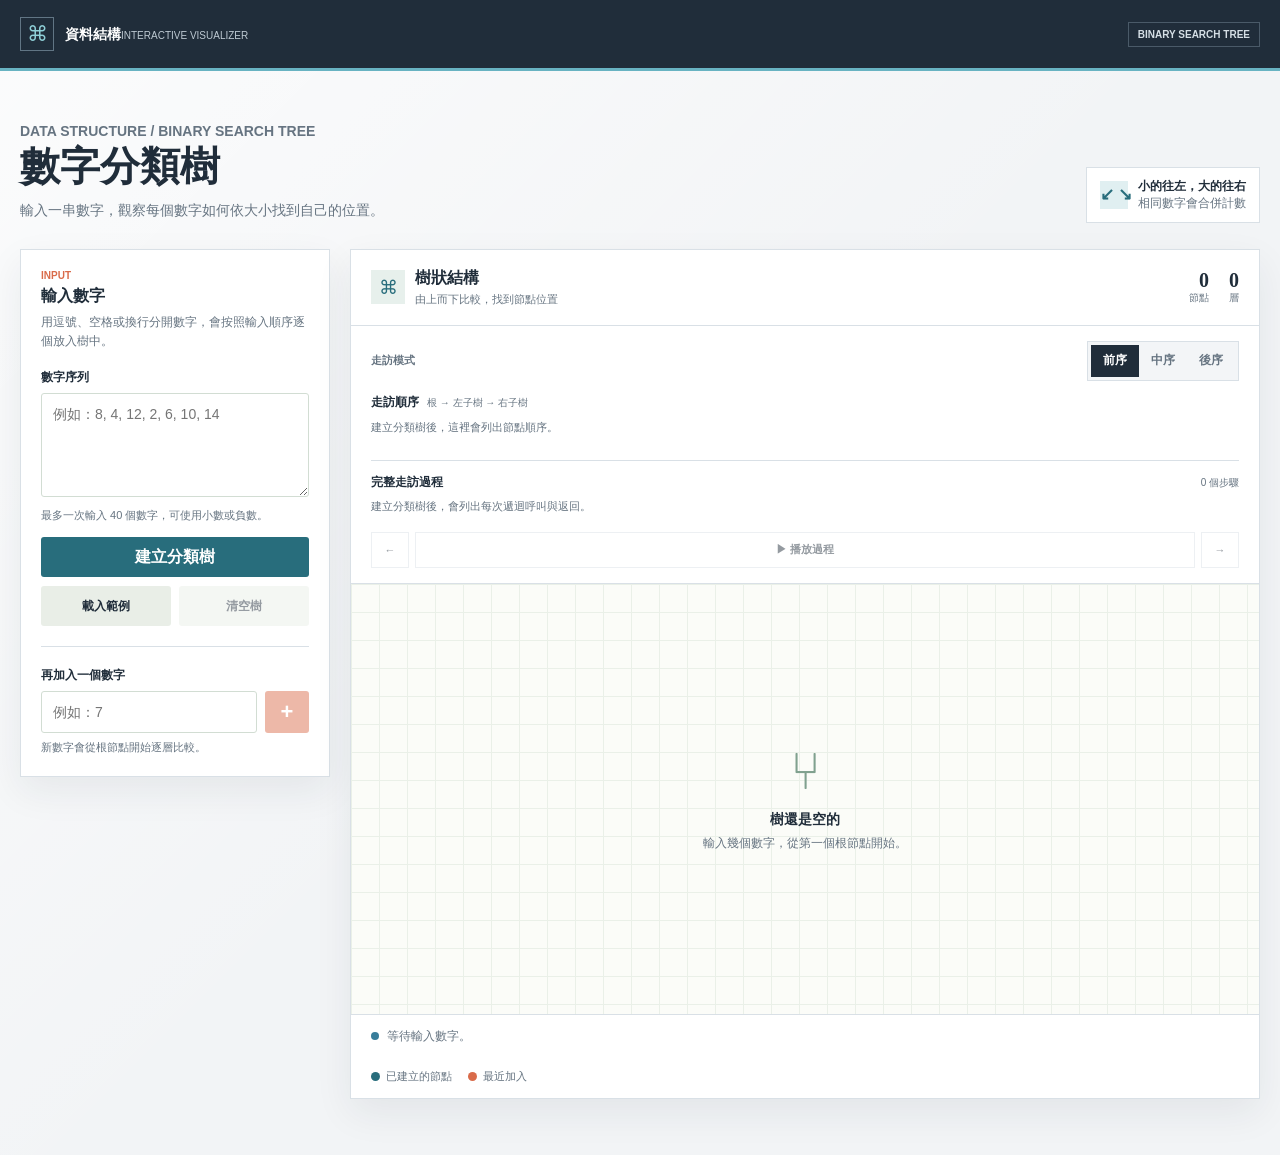
<file: tree.html>
<!DOCTYPE html>
<html lang="zh-Hant">
<head>
  <meta charset="UTF-8">
  <meta name="viewport" content="width=device-width, initial-scale=1.0">
  <meta name="theme-color" content="#202d3a">
  <title>數字分類樹｜二元搜尋樹</title>
  <style>
    :root {
      color-scheme: light;
      --ink: #202d3a;
      --muted: #667481;
      --paper: #f2f4f6;
      --surface: #ffffff;
      --line: #d9e0e6;
      --green: #286d7c;
      --green-soft: #e0eff1;
      --orange: #d96b4a;
      --orange-soft: #f8e8e1;
      --blue: #387d9a;
      --yellow: #f0c968;
    }

    * { box-sizing: border-box; }
    body {
      margin: 0;
      min-height: 100vh;
      color: var(--ink);
      background-color: var(--paper);
      background-image: linear-gradient(135deg, rgba(255, 255, 255, .72), transparent 52%);
      font-family: "Noto Sans TC", "Microsoft JhengHei", sans-serif;
    }
    button, input, textarea { font: inherit; }
    button { cursor: pointer; }
    .topbar { background: var(--ink); color: white; border-bottom: 3px solid #68b3c2; }
    .topbar-inner, main { width: min(1240px, calc(100% - 40px)); margin: 0 auto; }
    .topbar-inner { min-height: 68px; display: flex; align-items: center; justify-content: space-between; gap: 18px; }
    .tool-id { display: flex; align-items: center; gap: 11px; }
    .tool-mark { display: grid; place-items: center; width: 34px; height: 34px; border: 1px solid #617584; color: #8fd0d8; font-family: Georgia, serif; font-size: 21px; }
    .tool-name { font-size: 14px; font-weight: 800; }
    .tool-caption { margin-top: 2px; color: #bdc9d2; font-size: 10px; }
    .topbar-tag { padding: 6px 9px; border: 1px solid #4a5a68; color: #d5dfe5; font-size: 10px; font-weight: 700; }
    main { padding: 40px 0 56px; }
    .intro { display: flex; align-items: end; justify-content: space-between; gap: 24px; margin-bottom: 26px; animation: appear .42s ease both; }
    .eyebrow { margin: 0 0 8px; color: var(--orange); font-size: 11px; font-weight: 800; }
    h1 { margin: 0; font-family: Georgia, "Noto Serif TC", "Microsoft JhengHei", serif; font-size: 40px; line-height: 1.15; }
    .intro p { max-width: 520px; margin: 9px 0 0; color: var(--muted); font-size: 14px; line-height: 1.7; }
    .rule-note { display: flex; align-items: center; gap: 10px; padding: 10px 13px; border: 1px solid var(--line); background: #fff; color: var(--muted); font-size: 12px; white-space: nowrap; }
    .rule-note strong { color: var(--ink); }
    .rule-mark { display: grid; place-items: center; width: 28px; height: 28px; background: var(--green-soft); color: var(--green); font-family: Georgia, serif; font-size: 17px; font-weight: 700; }
    .workspace { display: grid; grid-template-columns: 310px minmax(0, 1fr); gap: 20px; align-items: start; }
    .controls, .tree-panel { min-width: 0; border: 1px solid var(--line); background: var(--surface); box-shadow: 0 14px 36px rgba(32, 45, 58, .07); animation: appear .48s .04s ease both; }
    .controls { padding: 20px; }
    h2 { margin: 0; font-size: 16px; }
    .section-kicker { margin: 0 0 5px; color: var(--orange); font-size: 10px; font-weight: 800; }
    .control-copy { margin: 6px 0 18px; color: var(--muted); font-size: 12px; line-height: 1.6; }
    label { display: block; margin-bottom: 7px; font-size: 12px; font-weight: 700; }
    textarea, input[type="number"] { width: 100%; min-height: 42px; padding: 10px 11px; border: 1px solid #d2ddd3; border-radius: 3px; outline: none; background: white; color: var(--ink); font-size: 14px; }
    textarea { min-height: 104px; resize: vertical; line-height: 1.5; }
    textarea:focus, input:focus { border-color: #538571; box-shadow: 0 0 0 3px rgba(71, 133, 110, .13); }
    .field-hint { display: block; margin-top: 6px; color: var(--muted); font-size: 11px; line-height: 1.5; }
    .primary, .secondary, .icon-button { min-height: 40px; border: 0; border-radius: 3px; font-weight: 700; transition: transform .16s ease, background .16s ease; }
    .primary { width: 100%; margin-top: 14px; background: var(--green); color: white; }
    .primary:hover:not(:disabled) { background: #124535; transform: translateY(-1px); }
    .secondary { padding: 0 12px; background: #e9eee7; color: var(--ink); font-size: 12px; }
    .secondary:hover:not(:disabled) { background: #dce6dc; }
    button:disabled { cursor: not-allowed; opacity: .48; }
    .control-actions { display: grid; grid-template-columns: 1fr 1fr; gap: 8px; margin-top: 9px; }
    .divider { height: 1px; margin: 20px 0; background: var(--line); }
    .append-form { display: grid; grid-template-columns: minmax(0, 1fr) 44px; gap: 8px; }
    .icon-button { display: grid; place-items: center; width: 44px; padding: 0; background: var(--orange); color: white; font-size: 22px; line-height: 1; }
    .icon-button:hover:not(:disabled) { background: #bb5338; transform: translateY(-1px); }
    .icon-button:focus-visible, button:focus-visible, a:focus-visible { outline: 3px solid #68b3c2; outline-offset: 2px; }
    .tree-panel { overflow: hidden; animation-delay: .08s; }
    .tree-head { display: flex; align-items: center; justify-content: space-between; gap: 16px; padding: 18px 20px; border-bottom: 1px solid var(--line); }
    .tree-title { display: flex; align-items: center; gap: 10px; }
    .tree-icon { display: grid; place-items: center; width: 34px; height: 34px; background: #e7f0ec; color: var(--green); font-family: Georgia, serif; font-size: 19px; }
    .tree-subtitle { margin-top: 3px; color: var(--muted); font-size: 11px; }
    .stats { display: flex; gap: 20px; }
    .stat { color: var(--muted); font-size: 10px; text-align: right; }
    .stat strong { display: block; color: var(--ink); font-family: Georgia, serif; font-size: 20px; line-height: 1.1; }
    .traversal-tools { padding: 15px 20px; border-bottom: 1px solid var(--line); }
    .traversal-top { display: flex; align-items: center; justify-content: space-between; gap: 14px; }
    .traversal-label { color: var(--muted); font-size: 11px; font-weight: 700; }
    .mode-switch { display: inline-flex; padding: 3px; border: 1px solid var(--line); background: #f3f5f7; }
    .mode-button { min-height: 32px; padding: 0 12px; border: 0; background: transparent; color: var(--muted); font-size: 12px; font-weight: 700; }
    .mode-button[aria-checked="true"] { background: var(--ink); color: white; }
    .mode-button:focus-visible { position: relative; outline: 3px solid #68b3c2; outline-offset: 1px; }
    .traversal-output { display: block; margin-top: 13px; }
    .traversal-sequence { min-width: 0; flex: 1; }
    .sequence-heading { display: flex; align-items: baseline; gap: 8px; }
    .sequence-heading strong { font-size: 12px; }
    .sequence-description { color: var(--muted); font-size: 10px; }
    .sequence-list { display: flex; flex-wrap: wrap; gap: 7px; margin: 9px 0 0; padding: 0; list-style: none; }
    .sequence-list li { display: inline-flex; align-items: center; gap: 7px; min-height: 30px; padding: 4px 8px; border: 1px solid var(--line); background: #fff; color: var(--ink); transition: background .16s ease, border-color .16s ease, color .16s ease; }
    .sequence-list li.visited { border-color: #bdd7dc; background: #e8f3f4; }
    .sequence-list li.current { border-color: var(--orange); background: var(--orange); color: #fff; }
    .sequence-index { color: var(--muted); font-family: Georgia, serif; font-size: 10px; }
    .sequence-list li.current .sequence-index { color: #fff; }
    .sequence-value { font-family: Georgia, serif; font-size: 14px; font-weight: 700; }
    .sequence-count { color: var(--muted); font-size: 10px; }
    .sequence-list li.current .sequence-count { color: #fff; }
    .sequence-empty { margin: 9px 0 0; color: var(--muted); font-size: 11px; }
    .trace-panel { margin-top: 16px; padding-top: 13px; border-top: 1px solid var(--line); }
    .trace-heading { display: flex; align-items: baseline; justify-content: space-between; gap: 10px; }
    .trace-heading strong { font-size: 12px; }
    .trace-count { color: var(--muted); font-size: 10px; }
    .trace-empty { margin: 8px 0 0; color: var(--muted); font-size: 11px; }
    .trace-list { display: grid; gap: 4px; max-height: 280px; overflow-y: auto; margin: 9px 0 0; padding: 0 4px 0 0; list-style: none; }
    .trace-list li { display: grid; grid-template-columns: 28px minmax(0, 1fr); align-items: start; gap: 8px; padding: 6px 8px; border-left: 2px solid transparent; color: var(--muted); font-size: 11px; line-height: 1.45; }
    .trace-list li.current { border-left-color: var(--orange); background: var(--orange-soft); color: var(--ink); }
    .trace-list li.completed { color: #477b82; }
    .trace-step-number { color: #87939d; font-family: Georgia, serif; font-size: 10px; text-align: right; }
    .trace-list li.current .trace-step-number { color: var(--orange); font-weight: 700; }
    .trace-controls { display: flex; align-items: center; gap: 6px; margin-top: 9px; }
    .trace-control, .play-button { min-height: 36px; border: 1px solid var(--line); background: #fff; color: var(--ink); font-size: 11px; font-weight: 700; }
    .trace-control { width: 38px; padding: 0; }
    .trace-control:hover:not(:disabled), .play-button:hover:not(:disabled) { border-color: var(--green); background: var(--green-soft); }
    .play-button { flex: 1; padding: 0 11px; }
    .node-circle.trace-current { stroke: #f3c5b4; stroke-width: 8; }
    .play-button:hover:not(:disabled) { border-color: var(--green); background: var(--green-soft); }
    .stage { min-height: 430px; overflow: auto; background-color: #fbfcf8; background-image: linear-gradient(#eaf0e8 1px, transparent 1px), linear-gradient(90deg, #eaf0e8 1px, transparent 1px); background-size: 28px 28px; }
    .empty-state { display: grid; min-height: 430px; place-content: center; padding: 28px; color: var(--muted); text-align: center; }
    .empty-symbol { margin-bottom: 13px; color: #80a18f; font-family: Georgia, serif; font-size: 52px; line-height: 1; }
    .empty-state strong { color: var(--ink); font-size: 14px; }
    .empty-state span { margin-top: 6px; font-size: 12px; }
    #treeSvg { display: block; min-width: 100%; }
    .branch { fill: none; stroke: #9bb4a5; stroke-width: 2; }
    .node-circle { fill: var(--green); stroke: #fffefa; stroke-width: 4; }
    .node-circle.last { fill: var(--orange); animation: pop .35s ease both; }
    .node-circle.traversal-visited { fill: #68aeb8; }
    .node-circle.traversal-current { fill: var(--orange); stroke: #f3c5b4; stroke-width: 7; }
    .node-value { fill: white; font-family: Georgia, "Microsoft JhengHei", serif; font-weight: 700; text-anchor: middle; dominant-baseline: central; }
    .node-count { fill: var(--ink); font-family: "Microsoft JhengHei", sans-serif; font-size: 10px; font-weight: 700; text-anchor: middle; }
    .status-line { min-height: 44px; display: flex; align-items: center; gap: 8px; padding: 11px 20px; border-top: 1px solid var(--line); color: var(--muted); font-size: 12px; }
    .status-dot { flex: 0 0 auto; width: 8px; height: 8px; border-radius: 50%; background: var(--blue); }
    .legend { display: flex; flex-wrap: wrap; gap: 16px; padding: 11px 20px 14px; color: var(--muted); font-size: 11px; }
    .legend span { display: inline-flex; align-items: center; gap: 6px; }
    .legend i { width: 9px; height: 9px; border-radius: 50%; background: var(--green); }
    .legend .legend-last { background: var(--orange); }
    @keyframes appear { from { transform: translateY(8px); opacity: 0; } to { transform: translateY(0); opacity: 1; } }
    @keyframes pop { from { transform: scale(.7); } to { transform: scale(1); } }
    @media (max-width: 820px) {
      main { padding-top: 30px; }
      .intro { display: block; }
      .rule-note { width: fit-content; margin-top: 17px; white-space: normal; }
      .workspace { grid-template-columns: 1fr; }
      .controls { display: grid; grid-template-columns: minmax(0, 1fr) minmax(220px, .75fr); gap: 0 22px; }
      .controls-head { grid-column: 1 / -1; }
      .divider { display: none; }
      .append-section { align-self: end; padding-bottom: 2px; }
    }
    @media (max-width: 560px) {
      .topbar-inner, main { width: min(100% - 28px, 1240px); }
      .topbar-inner { min-height: 60px; }
      main { padding-top: 25px; }
      h1 { font-size: 34px; }
      .intro p { font-size: 13px; }
      .controls { display: block; padding: 17px; }
      .divider { display: block; margin: 17px 0; }
      .tree-head { align-items: flex-start; padding: 15px; }
      .traversal-tools { padding: 13px 15px; }
      .traversal-top { align-items: flex-start; flex-direction: column; gap: 8px; }
      .mode-switch { width: 100%; }
      .mode-button { flex: 1; padding: 0 6px; }
      .traversal-output { display: block; }
      .sequence-heading { flex-wrap: wrap; gap: 4px 8px; }
      .trace-list { max-height: 220px; }
      .stats { gap: 11px; }
      .stat { font-size: 9px; }
      .stat strong { font-size: 17px; }
      .stage, .empty-state { min-height: 340px; }
      .status-line, .legend { padding-left: 15px; padding-right: 15px; }
      .tool-caption { font-size: 9px; }
    }
    @media (prefers-reduced-motion: reduce) {
      *, *::before, *::after { animation-duration: .01ms !important; transition-duration: .01ms !important; }
    }
  </style>
</head>
<body>
  <header class="topbar">
    <div class="topbar-inner">
      <div class="tool-id">
        <span class="tool-mark" aria-hidden="true">⌘</span>
        <span><span class="tool-name">資料結構</span><span class="tool-caption">INTERACTIVE VISUALIZER</span></span>
      </div>
      <span class="topbar-tag">BINARY SEARCH TREE</span>
    </div>
  </header>

  <main>
    <section class="intro" aria-labelledby="pageTitle">
      <div>
        <p class="eyebrow">DATA STRUCTURE / BINARY SEARCH TREE</p>
        <h1 id="pageTitle">數字分類樹</h1>
        <p>輸入一串數字，觀察每個數字如何依大小找到自己的位置。</p>
      </div>
      <div class="rule-note"><span class="rule-mark" aria-hidden="true">↙ ↘</span><span><strong>小的往左，大的往右</strong><br>相同數字會合併計數</span></div>
    </section>

    <section class="workspace" aria-label="數字分類樹互動區">
      <aside class="controls" aria-labelledby="controlsTitle">
        <div class="controls-head">
          <p class="section-kicker">INPUT</p>
          <h2 id="controlsTitle">輸入數字</h2>
          <p class="control-copy">用逗號、空格或換行分開數字，會按照輸入順序逐個放入樹中。</p>
        </div>
        <div>
          <label for="sequenceInput">數字序列</label>
          <textarea id="sequenceInput" spellcheck="false" placeholder="例如：8, 4, 12, 2, 6, 10, 14" aria-describedby="sequenceHint"></textarea>
          <span class="field-hint" id="sequenceHint">最多一次輸入 40 個數字，可使用小數或負數。</span>
          <button class="primary" id="buildButton" type="button">建立分類樹</button>
          <div class="control-actions">
            <button class="secondary" id="sampleButton" type="button">載入範例</button>
            <button class="secondary" id="clearButton" type="button" disabled>清空樹</button>
          </div>
        </div>
        <div class="divider" aria-hidden="true"></div>
        <div class="append-section">
          <label for="appendInput">再加入一個數字</label>
          <div class="append-form">
            <input id="appendInput" type="number" step="any" placeholder="例如：7" aria-label="要追加的數字">
            <button class="icon-button" id="appendButton" type="button" aria-label="加入數字" title="加入數字" disabled>+</button>
          </div>
          <span class="field-hint">新數字會從根節點開始逐層比較。</span>
        </div>
      </aside>

      <section class="tree-panel" aria-labelledby="treeTitle">
        <header class="tree-head">
          <div class="tree-title">
            <span class="tree-icon" aria-hidden="true">⌘</span>
            <div><h2 id="treeTitle">樹狀結構</h2><div class="tree-subtitle">由上而下比較，找到節點位置</div></div>
          </div>
          <div class="stats" aria-label="樹狀圖統計">
            <div class="stat"><strong id="nodeCount">0</strong>節點</div>
            <div class="stat"><strong id="heightCount">0</strong>層</div>
          </div>
        </header>
        <section class="traversal-tools" aria-label="樹狀圖走訪模式">
          <div class="traversal-top">
            <span class="traversal-label">走訪模式</span>
            <div class="mode-switch" role="radiogroup" aria-label="選擇走訪順序">
              <button class="mode-button" type="button" role="radio" aria-checked="true" data-mode="preorder">前序</button>
              <button class="mode-button" type="button" role="radio" aria-checked="false" data-mode="inorder">中序</button>
              <button class="mode-button" type="button" role="radio" aria-checked="false" data-mode="postorder">後序</button>
            </div>
          </div>
          <div class="traversal-output">
            <div class="traversal-sequence">
              <div class="sequence-heading"><strong>走訪順序</strong><span class="sequence-description" id="sequenceDescription">根 → 左子樹 → 右子樹</span></div>
              <p class="sequence-empty" id="sequenceEmpty">建立分類樹後，這裡會列出節點順序。</p>
              <ol class="sequence-list" id="sequenceList" aria-label="節點走訪順序"></ol>
            </div>
            <div class="trace-panel" aria-label="完整走訪過程">
              <div class="trace-heading"><strong>完整走訪過程</strong><span class="trace-count" id="traceCount">0 個步驟</span></div>
              <p class="trace-empty" id="traceEmpty">建立分類樹後，會列出每次遞迴呼叫與返回。</p>
              <ol class="trace-list" id="traceList" aria-label="走訪執行步驟"></ol>
              <div class="trace-controls" aria-label="走訪步驟控制">
                <button class="trace-control" id="previousStepButton" type="button" aria-label="上一步" title="上一步" disabled>←</button>
                <button class="play-button" id="playButton" type="button" title="依序播放完整走訪過程" disabled>▶ 播放過程</button>
                <button class="trace-control" id="nextStepButton" type="button" aria-label="下一步" title="下一步" disabled>→</button>
              </div>
            </div>
          </div>
        </section>
        <div class="stage" id="treeStage">
          <div class="empty-state" id="emptyState"><div class="empty-symbol" aria-hidden="true">⑂</div><strong>樹還是空的</strong><span>輸入幾個數字，從第一個根節點開始。</span></div>
        </div>
        <div class="status-line" role="status" aria-live="polite"><span class="status-dot" aria-hidden="true"></span><span id="statusText">等待輸入數字。</span></div>
        <div class="legend" aria-label="圖例"><span><i></i>已建立的節點</span><span><i class="legend-last"></i>最近加入</span></div>
      </section>
    </section>
  </main>

  <script>
    const SVG_NS = "http://www.w3.org/2000/svg";
    const SAMPLE_VALUES = [8, 4, 12, 2, 6, 10, 14];
    const sequenceInput = document.querySelector("#sequenceInput");
    const appendInput = document.querySelector("#appendInput");
    const buildButton = document.querySelector("#buildButton");
    const appendButton = document.querySelector("#appendButton");
    const clearButton = document.querySelector("#clearButton");
    const treeStage = document.querySelector("#treeStage");
    const emptyState = document.querySelector("#emptyState");
    const statusText = document.querySelector("#statusText");
    const sequenceList = document.querySelector("#sequenceList");
    const sequenceEmpty = document.querySelector("#sequenceEmpty");
    const playButton = document.querySelector("#playButton");
    const traceList = document.querySelector("#traceList");
    const traceEmpty = document.querySelector("#traceEmpty");
    const traceCount = document.querySelector("#traceCount");
    const previousStepButton = document.querySelector("#previousStepButton");
    const nextStepButton = document.querySelector("#nextStepButton");
    const modeButtons = [...document.querySelectorAll(".mode-button")];
    const TRAVERSAL_MODES = {
      preorder: { label: "前序", description: "根 → 左子樹 → 右子樹" },
      inorder: { label: "中序", description: "左子樹 → 根 → 右子樹" },
      postorder: { label: "後序", description: "左子樹 → 右子樹 → 根" }
    };
    let root = null;
    let lastInserted = null;
    let operationId = 0;
    let nodeSequence = 0;
    let isBusy = false;
    let traversalMode = "preorder";
    let traversalOrder = [];
    let traversalTrace = [];
    let traversalStep = -1;
    let traceStep = -1;
    let traversalPlaybackId = 0;
    let isPlayingTraversal = false;

    function parseSequence(text) {
      const tokens = text.trim().split(/[\s,，、;；]+/).filter(Boolean);
      if (!tokens.length) return { values: [], error: "請先輸入至少一個數字。" };
      if (tokens.length > 40) return { values: [], error: "一次最多輸入 40 個數字。" };
      const values = [];
      for (const token of tokens) {
        if (!/^[+-]?(?:\d+\.?\d*|\.\d+)$/.test(token)) {
          return { values: [], error: `「${token}」不是有效數字，請用逗號、空格或換行分隔。` };
        }
        const value = Number(token);
        if (!Number.isFinite(value)) return { values: [], error: `「${token}」超出可處理的數字範圍。` };
        values.push(value);
      }
      return { values, error: "" };
    }

    function insertValue(value) {
      const comparisons = [];
      if (!root) {
        root = { value, count: 1, left: null, right: null, id: ++nodeSequence };
        return { node: root, comparisons };
      }
      let current = root;
      while (true) {
        if (value === current.value) {
          current.count += 1;
          return { node: current, comparisons, duplicate: true };
        }
        const direction = value < current.value ? "left" : "right";
        comparisons.push({ value: current.value, relation: direction });
        if (!current[direction]) {
          current[direction] = { value, count: 1, left: null, right: null, id: ++nodeSequence };
          return { node: current[direction], comparisons };
        }
        current = current[direction];
      }
    }

    function collectNodes(node, depth, nodes) {
      if (!node) return;
      collectNodes(node.left, depth + 1, nodes);
      nodes.push({ node, depth, order: nodes.length });
      collectNodes(node.right, depth + 1, nodes);
    }

    function treeHeight(node) {
      return node ? 1 + Math.max(treeHeight(node.left), treeHeight(node.right)) : 0;
    }

    function collectTraversal(node, nodes, trace, parent = null, side = "") {
      if (!node) {
        if (parent) trace.push({ kind: "empty", node: parent, text: `${parent.value} 的${side}子樹為空，不進入。` });
        return;
      }

      trace.push({ kind: "visit", node, text: `到達節點 ${node.value}。` });
      if (traversalMode === "preorder") {
        nodes.push(node);
        trace.push({ kind: "output", node, sequenceIndex: nodes.length - 1, text: `輸出 ${node.value}，成為第 ${nodes.length} 個節點。` });
      }

      trace.push({ kind: "check", node, text: `檢查 ${node.value} 的左子樹。` });
      collectTraversal(node.left, nodes, trace, node, "左");

      if (traversalMode === "inorder") {
        nodes.push(node);
        trace.push({ kind: "output", node, sequenceIndex: nodes.length - 1, text: `輸出 ${node.value}，成為第 ${nodes.length} 個節點。` });
      }

      trace.push({ kind: "check", node, text: `檢查 ${node.value} 的右子樹。` });
      collectTraversal(node.right, nodes, trace, node, "右");

      if (traversalMode === "postorder") {
        nodes.push(node);
        trace.push({ kind: "output", node, sequenceIndex: nodes.length - 1, text: `輸出 ${node.value}，成為第 ${nodes.length} 個節點。` });
      }
      trace.push({ kind: "return", node, text: `節點 ${node.value} 的子樹處理完成，返回上一層。` });
    }

    function updateTraversalOutput() {
      const mode = TRAVERSAL_MODES[traversalMode];
      document.querySelector("#sequenceDescription").textContent = mode.description;
      modeButtons.forEach(button => button.setAttribute("aria-checked", String(button.dataset.mode === traversalMode)));
      sequenceList.replaceChildren();
      traversalOrder.forEach((node, index) => {
        const item = document.createElement("li");
        item.dataset.nodeId = String(node.id);
        item.dataset.index = String(index);
        const number = document.createElement("span");
        number.className = "sequence-index";
        number.textContent = String(index + 1).padStart(2, "0");
        const value = document.createElement("span");
        value.className = "sequence-value";
        value.textContent = String(node.value);
        item.append(number, value);
        if (node.count > 1) {
          const count = document.createElement("span");
          count.className = "sequence-count";
          count.textContent = `× ${node.count}`;
          item.appendChild(count);
        }
        sequenceList.appendChild(item);
      });
      sequenceEmpty.hidden = traversalOrder.length > 0;
      traceList.replaceChildren();
      traversalTrace.forEach((event, index) => {
        const item = document.createElement("li");
        item.dataset.index = String(index);
        item.dataset.nodeId = String(event.node.id);
        item.classList.add(event.kind);
        const number = document.createElement("span");
        number.className = "trace-step-number";
        number.textContent = String(index + 1).padStart(2, "0");
        const text = document.createElement("span");
        text.textContent = event.text;
        item.append(number, text);
        traceList.appendChild(item);
      });
      traceEmpty.hidden = traversalTrace.length > 0;
      traceCount.textContent = `${traversalTrace.length} 個步驟`;
      previousStepButton.disabled = isBusy || isPlayingTraversal || traceStep <= 0;
      nextStepButton.disabled = isBusy || isPlayingTraversal || traceStep >= traversalTrace.length - 1;
      playButton.disabled = isBusy || traversalTrace.length === 0 || isPlayingTraversal;
      playButton.textContent = traceStep === traversalTrace.length - 1 && traversalTrace.length > 0 ? "↻ 重新播放" : "▶ 播放過程";
      updateTraversalHighlights();
    }

    function updateTraversalHighlights() {
      sequenceList.querySelectorAll("li").forEach(item => {
        const index = Number(item.dataset.index);
        item.classList.toggle("visited", traversalStep > index);
        item.classList.toggle("current", traversalStep === index);
      });
      traceList.querySelectorAll("li").forEach(item => {
        const index = Number(item.dataset.index);
        item.classList.toggle("completed", index < traceStep);
        item.classList.toggle("current", index === traceStep);
      });
      const treeSvg = document.querySelector("#treeSvg");
      if (!treeSvg) return;
      treeSvg.querySelectorAll(".node-circle").forEach(circle => {
        const index = traversalOrder.findIndex(node => String(node.id) === circle.dataset.nodeId);
        circle.classList.toggle("traversal-visited", index >= 0 && traversalStep > index);
        circle.classList.toggle("traversal-current", index >= 0 && traversalStep === index);
        circle.classList.toggle("trace-current", index >= 0 && traversalTrace[traceStep]?.node.id === Number(circle.dataset.nodeId));
      });
    }

    function createSvgElement(name, attributes = {}) {
      const element = document.createElementNS(SVG_NS, name);
      for (const [key, value] of Object.entries(attributes)) element.setAttribute(key, String(value));
      return element;
    }

    function renderTree() {
      if (!root) {
        treeStage.replaceChildren(emptyState);
        document.querySelector("#nodeCount").textContent = "0";
        document.querySelector("#heightCount").textContent = "0";
        appendButton.disabled = true;
        clearButton.disabled = true;
        traversalOrder = [];
        traversalTrace = [];
        updateTraversalOutput();
        return;
      }
      const entries = [];
      collectNodes(root, 0, entries);
      traversalOrder = [];
      traversalTrace = [];
      collectTraversal(root, traversalOrder, traversalTrace);
      const gapX = 108;
      const gapY = 102;
      const marginX = 62;
      const marginY = 56;
      const width = Math.max(520, marginX * 2 + (entries.length - 1) * gapX);
      const height = marginY * 2 + (treeHeight(root) - 1) * gapY;
      const positions = new Map();
      for (const entry of entries) {
        positions.set(entry.node.id, {
          x: marginX + entry.order * gapX,
          y: marginY + entry.depth * gapY,
          node: entry.node
        });
      }
      const svg = createSvgElement("svg", {
        id: "treeSvg",
        width,
        height,
        viewBox: `0 0 ${width} ${height}`,
        role: "img",
        "aria-label": `二元搜尋樹，共 ${entries.length} 個節點，${treeHeight(root)} 層`
      });
      for (const { node, depth } of entries) {
        const parent = positions.get(node.id);
        for (const child of [node.left, node.right]) {
          if (!child) continue;
          const target = positions.get(child.id);
          const startY = parent.y + 26;
          const endY = target.y - 26;
          const bendY = (startY + endY) / 2;
          svg.appendChild(createSvgElement("path", {
            class: "branch",
            d: `M ${parent.x} ${startY} C ${parent.x} ${bendY}, ${target.x} ${bendY}, ${target.x} ${endY}`
          }));
        }
      }
      for (const { node } of entries) {
        const { x, y } = positions.get(node.id);
        const group = createSvgElement("g", { "aria-label": `${node.value}${node.count > 1 ? `，${node.count} 次` : ""}` });
        group.appendChild(createSvgElement("circle", {
          class: `node-circle${node === lastInserted ? " last" : ""}`,
          "data-node-id": node.id,
          cx: x,
          cy: y,
          r: 25
        }));
        const valueLabel = createSvgElement("text", {
          class: "node-value",
          x,
          y,
          "font-size": Math.min(14, Math.max(7, 250 / String(node.value).length))
        });
        valueLabel.textContent = String(node.value);
        group.appendChild(valueLabel);
        if (node.count > 1) {
          const countLabel = createSvgElement("text", { class: "node-count", x, y: y + 39 });
          countLabel.textContent = `× ${node.count}`;
          group.appendChild(countLabel);
        }
        svg.appendChild(group);
      }
      treeStage.replaceChildren(svg);
      document.querySelector("#nodeCount").textContent = String(entries.length);
      document.querySelector("#heightCount").textContent = String(treeHeight(root));
      appendButton.disabled = isBusy;
      clearButton.disabled = isBusy;
      updateTraversalOutput();
    }

    function describeInsertion(value, result) {
      if (result.duplicate) return `${value} 已存在，計數增加為 ${result.node.count}。`;
      const route = result.comparisons.map(({ value: compared, relation }) => `${value} ${relation === "left" ? "<" : ">"} ${compared}，往${relation === "left" ? "左" : "右"}`).join("；");
      return route ? `${route}；放入 ${value}。` : `${value} 成為根節點。`;
    }

    function setBusy(busy) {
      isBusy = busy;
      buildButton.disabled = busy;
      document.querySelector("#sampleButton").disabled = busy;
      appendButton.disabled = busy || !root;
      clearButton.disabled = busy || !root;
      modeButtons.forEach(button => button.disabled = busy);
      updateTraversalOutput();
    }

    function cancelTraversalPlayback() {
      traversalPlaybackId += 1;
      isPlayingTraversal = false;
      traversalStep = -1;
      traceStep = -1;
    }

    async function playTraversal() {
      if (!traversalTrace.length || isPlayingTraversal) return;
      const playbackId = ++traversalPlaybackId;
      isPlayingTraversal = true;
      traversalStep = -1;
      traceStep = -1;
      updateTraversalOutput();
      for (let index = 0; index < traversalTrace.length; index += 1) {
        if (playbackId !== traversalPlaybackId) return;
        traceStep = index;
        if (traversalTrace[index].kind === "output") traversalStep = traversalTrace[index].sequenceIndex;
        updateTraversalHighlights();
        statusText.textContent = `${TRAVERSAL_MODES[traversalMode].label}走訪第 ${index + 1}/${traversalTrace.length} 步：${traversalTrace[index].text}`;
        await wait(420);
      }
      if (playbackId !== traversalPlaybackId) return;
      isPlayingTraversal = false;
      updateTraversalOutput();
      statusText.textContent = `${TRAVERSAL_MODES[traversalMode].label}走訪完成，共執行 ${traversalTrace.length} 個步驟，輸出 ${traversalOrder.length} 個節點。`;
    }

    function moveTraversalStep(direction) {
      if (!traversalTrace.length || isBusy || isPlayingTraversal) return;
      const nextIndex = Math.max(0, Math.min(traversalTrace.length - 1, traceStep + direction));
      traceStep = nextIndex;
      traversalStep = -1;
      for (let index = 0; index <= traceStep; index += 1) {
        if (traversalTrace[index].kind === "output") traversalStep = traversalTrace[index].sequenceIndex;
      }
      updateTraversalOutput();
      statusText.textContent = `${TRAVERSAL_MODES[traversalMode].label}走訪第 ${traceStep + 1}/${traversalTrace.length} 步：${traversalTrace[traceStep].text}`;
    }

    function wait(milliseconds) {
      return new Promise(resolve => setTimeout(resolve, milliseconds));
    }

    async function buildTree(values) {
      cancelTraversalPlayback();
      const thisOperation = ++operationId;
      root = null;
      lastInserted = null;
      nodeSequence = 0;
      renderTree();
      setBusy(true);
      for (const value of values) {
        if (thisOperation !== operationId) return;
        const result = insertValue(value);
        lastInserted = result.node;
        renderTree();
        statusText.textContent = describeInsertion(value, result);
        await wait(350);
      }
      if (thisOperation !== operationId) return;
      setBusy(false);
      statusText.textContent = `完成：共 ${values.length} 個輸入值，整理成 ${document.querySelector("#nodeCount").textContent} 個節點。`;
    }

    function addSingleValue(value) {
      cancelTraversalPlayback();
      const result = insertValue(value);
      lastInserted = result.node;
      renderTree();
      statusText.textContent = describeInsertion(value, result);
      appendInput.value = "";
      appendInput.focus();
    }

    buildButton.addEventListener("click", () => {
      const parsed = parseSequence(sequenceInput.value);
      if (parsed.error) {
        statusText.textContent = parsed.error;
        sequenceInput.focus();
        return;
      }
      buildTree(parsed.values);
    });

    document.querySelector("#sampleButton").addEventListener("click", () => {
      sequenceInput.value = SAMPLE_VALUES.join(", ");
      buildTree(SAMPLE_VALUES);
    });

    document.querySelector(".mode-switch").addEventListener("click", event => {
      const button = event.target.closest("button[data-mode]");
      if (!button || button.dataset.mode === traversalMode) return;
      cancelTraversalPlayback();
      traversalMode = button.dataset.mode;
      renderTree();
      statusText.textContent = root
        ? `已切換為${TRAVERSAL_MODES[traversalMode].label}走訪。`
        : "先建立分類樹，即可查看節點走訪順序。";
    });

    playButton.addEventListener("click", playTraversal);
    previousStepButton.addEventListener("click", () => moveTraversalStep(-1));
    nextStepButton.addEventListener("click", () => moveTraversalStep(1));

    appendButton.addEventListener("click", () => {
      const value = appendInput.valueAsNumber;
      if (!Number.isFinite(value)) {
        statusText.textContent = "請輸入有效數字再加入。";
        appendInput.focus();
        return;
      }
      addSingleValue(value);
    });

    appendInput.addEventListener("keydown", event => {
      if (event.key === "Enter") {
        event.preventDefault();
        appendButton.click();
      }
    });

    clearButton.addEventListener("click", () => {
      operationId += 1;
      cancelTraversalPlayback();
      root = null;
      lastInserted = null;
      nodeSequence = 0;
      setBusy(false);
      renderTree();
      statusText.textContent = "分類樹已清空。";
    });
  </script>
</body>
</html>
</file>
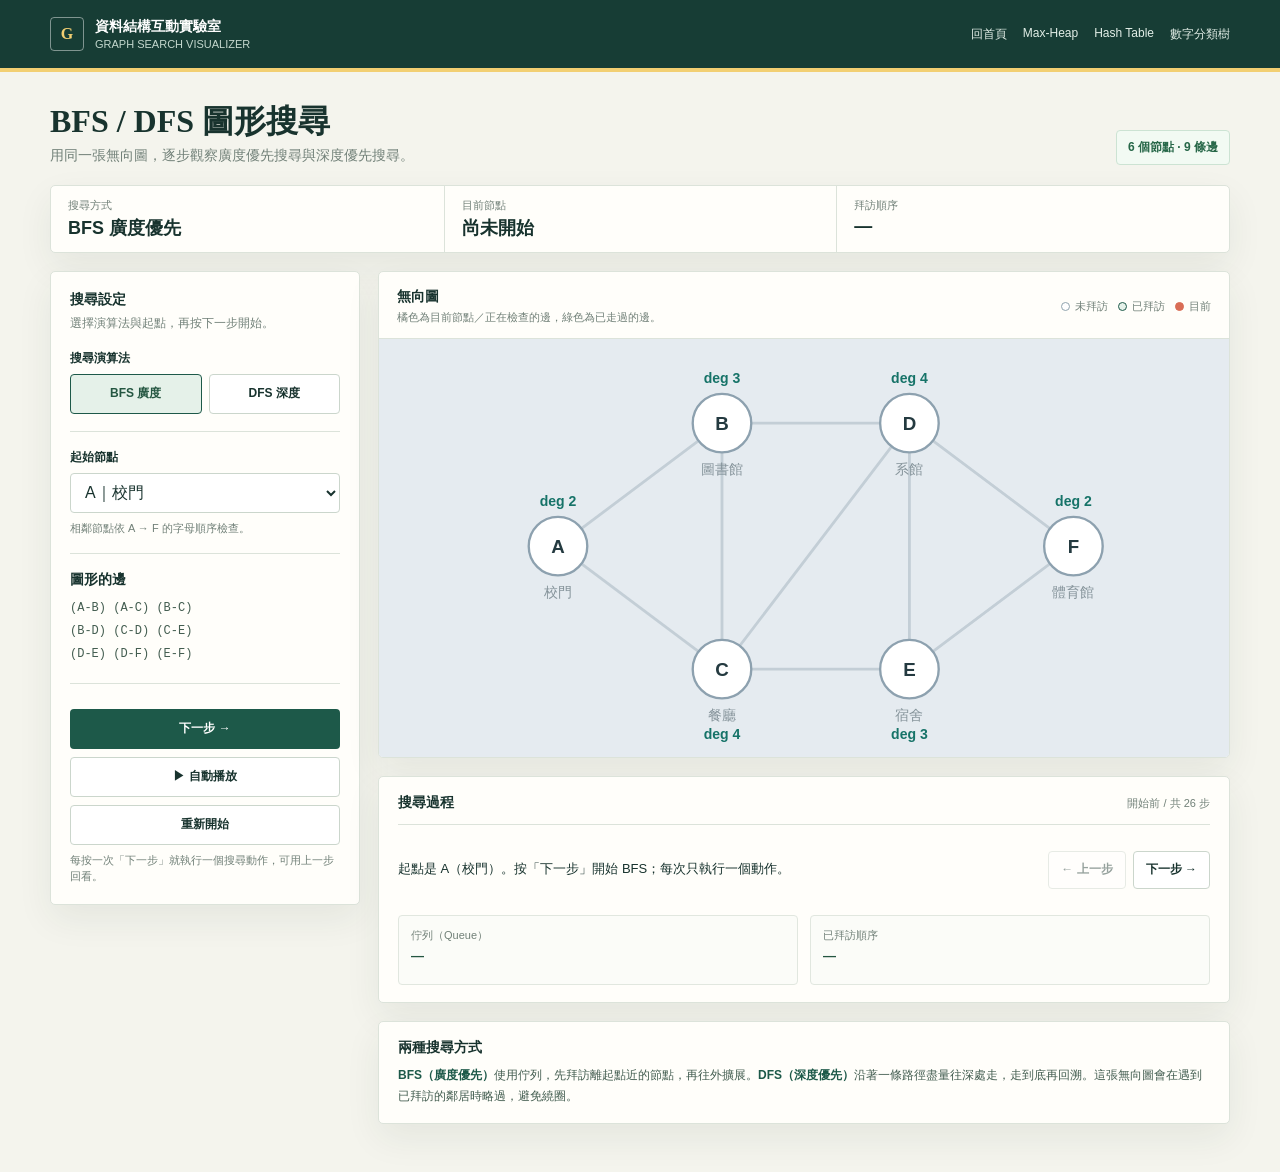
<file: BFS/DFS.html>
<!DOCTYPE html>
<html lang="zh-Hant">
<head>
  <meta charset="UTF-8">
  <meta name="viewport" content="width=device-width, initial-scale=1.0">
  <meta name="theme-color" content="#173d35">
  <title>BFS / DFS｜圖形搜尋互動展示</title>
  <style>
    :root {
      color-scheme: light;
      --ink: #18332e;
      --muted: #718078;
      --paper: #f4f4ed;
      --surface: #fffefa;
      --line: #dce3da;
      --green: #1d5949;
      --green-dark: #173d35;
      --green-soft: #e5f1e9;
      --coral: #d96d56;
      --coral-soft: #f9ebe6;
      --yellow: #f2cf72;
      --blue: #4f7882;
      --shadow: 0 14px 36px rgba(28, 57, 47, .07);
    }
    * { box-sizing: border-box; }
    body {
      margin: 0;
      min-width: 320px;
      min-height: 100vh;
      color: var(--ink);
      background-color: var(--paper);
      background-image: radial-gradient(#dce4d9 0.7px, transparent 0.7px);
      background-size: 18px 18px;
      font-family: "Noto Sans TC", "Microsoft JhengHei", sans-serif;
    }
    button, select { font: inherit; }
    button { cursor: pointer; }
    .topbar { color: white; background: var(--green-dark); border-bottom: 4px solid var(--yellow); }
    .topbar-inner, main { width: min(1180px, calc(100% - 40px)); margin: 0 auto; }
    .topbar-inner { min-height: 68px; display: flex; align-items: center; justify-content: space-between; gap: 16px; }
    .brand { display: flex; align-items: center; gap: 11px; }
    .brand-mark { display: grid; place-items: center; width: 34px; aspect-ratio: 1; border: 1px solid rgba(255,255,255,.45); border-radius: 4px; color: var(--yellow); font-family: Georgia, serif; font-weight: 700; }
    .brand-title { font-size: 14px; font-weight: 800; }
    .brand-caption { margin-top: 2px; color: #c4d8ce; font-size: 11px; }
    .top-links { display: flex; flex-wrap: wrap; gap: 16px; }
    .top-links a { color: #e2eee7; font-size: 12px; text-decoration: none; }
    .top-links a:hover { color: var(--yellow); }
    main { padding: 30px 0 48px; }
    .intro { display: flex; align-items: end; justify-content: space-between; gap: 20px; margin-bottom: 20px; }
    h1 { margin: 0; font-family: Georgia, "Noto Serif TC", "Microsoft JhengHei", serif; font-size: 32px; line-height: 1.2; }
    .intro p { margin: 7px 0 0; color: var(--muted); font-size: 14px; }
    .badge { padding: 8px 11px; border: 1px solid #cce3d3; border-radius: 4px; background: #f2faf3; color: #286849; font-size: 12px; font-weight: 700; white-space: nowrap; }
    .stats { display: grid; grid-template-columns: repeat(3, minmax(0, 1fr)); margin-bottom: 18px; border: 1px solid var(--line); border-radius: 5px; background: var(--surface); box-shadow: var(--shadow); }
    .stat { min-width: 0; padding: 12px 17px; }
    .stat + .stat { border-left: 1px solid var(--line); }
    .stat-label { color: var(--muted); font-size: 11px; }
    .stat-value { margin-top: 3px; font-size: 18px; font-weight: 800; overflow-wrap: anywhere; }
    .layout { display: grid; grid-template-columns: minmax(250px, 310px) minmax(0, 1fr); gap: 18px; align-items: start; }
    .panel { min-width: 0; border: 1px solid var(--line); border-radius: 5px; background: var(--surface); box-shadow: var(--shadow); }
    .controls { padding: 19px; }
    .section-title { margin: 0; font-size: 14px; font-weight: 800; }
    .section-note { margin: 5px 0 0; color: var(--muted); font-size: 12px; line-height: 1.55; }
    .control-group { padding: 17px 0; border-bottom: 1px solid var(--line); }
    .control-group:last-of-type { padding-bottom: 0; border-bottom: 0; }
    label { display: block; margin-bottom: 7px; font-size: 12px; font-weight: 700; }
    select { width: 100%; height: 40px; padding: 0 10px; border: 1px solid #cbd6cc; border-radius: 4px; background: white; color: var(--ink); }
    select:focus-visible, button:focus-visible, a:focus-visible { outline: 3px solid rgba(29,89,73,.35); outline-offset: 2px; }
    .algorithm-switch { display: grid; grid-template-columns: 1fr 1fr; gap: 7px; }
    .primary, .secondary, .algorithm-button, .step-button { min-height: 40px; padding: 0 12px; border: 1px solid transparent; border-radius: 4px; font-size: 12px; font-weight: 800; white-space: nowrap; transition: background-color .16s ease, transform .16s ease; }
    .primary { background: var(--green); color: white; }
    .primary:hover { background: #174839; }
    .secondary, .algorithm-button { border-color: #cbd6cc; background: white; color: var(--ink); }
    .secondary:hover, .algorithm-button:hover { background: #f0f4ef; }
    .algorithm-button[aria-pressed="true"] { border-color: var(--green); background: var(--green-soft); color: #245641; }
    .primary:active, .secondary:active, .algorithm-button:active, .step-button:active { transform: translateY(1px); }
    button:disabled { cursor: not-allowed; opacity: .45; transform: none; }
    .full { width: 100%; margin-top: 8px; }
    .helper { margin: 7px 0 0; color: var(--muted); font-size: 11px; line-height: 1.5; }
    .edge-list { margin: 8px 0 0; color: #435d50; font-family: ui-monospace, SFMono-Regular, Consolas, monospace; font-size: 12px; line-height: 1.9; }
    .visual { overflow: hidden; }
    .visual-head { display: flex; align-items: center; justify-content: space-between; gap: 12px; padding: 16px 18px 13px; border-bottom: 1px solid var(--line); }
    .visual-head h2, .process-head h2 { margin: 0; font-size: 14px; }
    .visual-head p { margin: 4px 0 0; color: var(--muted); font-size: 11px; }
    .legend { display: flex; flex-wrap: wrap; gap: 10px; color: var(--muted); font-size: 11px; }
    .legend span { display: inline-flex; align-items: center; gap: 5px; }
    .legend i { display: inline-block; width: 9px; height: 9px; border-radius: 50%; background: #fff; border: 1px solid #91a4ae; }
    .legend .visited-key { background: var(--green-soft); border-color: var(--green); }
    .legend .current-key { background: var(--coral); border-color: var(--coral); }
    .graph-wrap { padding: 8px 12px 0; background: #e5ebf0; }
    svg { display: block; width: 100%; max-height: 410px; }
    .edge { stroke: #c3ced6; stroke-width: 2.4; transition: stroke .2s ease, stroke-width .2s ease; }
    .edge.traversed { stroke: var(--green); stroke-width: 3.6; }
    .edge.active { stroke: var(--coral); stroke-width: 4.5; }
    .node circle { fill: white; stroke: #8da1af; stroke-width: 2; transition: fill .2s ease, stroke .2s ease; }
    .node.visited circle { fill: var(--green-soft); stroke: var(--green); }
    .node.frontier circle { fill: #edf3f5; stroke: var(--blue); stroke-dasharray: 4 3; }
    .node.current circle { fill: var(--coral); stroke: #ad533f; }
    .node-label { fill: #243a40; font-family: "Noto Sans TC", "Microsoft JhengHei", sans-serif; font-size: 16px; font-weight: 800; text-anchor: middle; dominant-baseline: central; }
    .node.current .node-label { fill: white; }
    .node-degree { fill: #167368; font-size: 12px; font-weight: 700; text-anchor: middle; }
    .node-name { fill: #85939a; font-size: 12px; text-anchor: middle; }
    .process { margin-top: 18px; padding: 17px 19px; }
    .process-head { display: flex; align-items: center; justify-content: space-between; gap: 12px; padding-bottom: 12px; border-bottom: 1px solid var(--line); }
    .step-count { color: var(--muted); font-size: 11px; font-variant-numeric: tabular-nums; }
    .process-content { display: flex; align-items: center; justify-content: space-between; gap: 12px; min-height: 76px; padding-top: 13px; }
    .step-detail { min-width: 0; font-size: 13px; line-height: 1.6; overflow-wrap: anywhere; }
    .step-nav { display: flex; flex: 0 0 auto; gap: 7px; }
    .step-button { min-height: 38px; border-color: #cbd6cc; background: white; color: var(--ink); }
    .step-button:hover:not(:disabled) { background: #f0f4ef; }
    .frontier-panel { display: grid; grid-template-columns: 1fr 1fr; gap: 12px; margin-top: 14px; }
    .frontier-box { min-width: 0; padding: 12px; border: 1px solid #e1e7df; border-radius: 4px; background: #fbfcf8; }
    .frontier-label { color: var(--muted); font-size: 11px; }
    .frontier-value { margin-top: 5px; min-height: 24px; color: #245641; font-size: 13px; font-weight: 800; overflow-wrap: anywhere; }
    .explanation { margin-top: 18px; padding: 17px 19px; }
    .explanation h2 { margin: 0; font-size: 14px; }
    .explanation p { margin: 8px 0 0; color: #435d50; font-size: 12px; line-height: 1.7; }
    .explanation strong { color: var(--green); }
    @media (max-width: 760px) {
      .layout { grid-template-columns: 1fr; }
      .intro { align-items: start; flex-direction: column; }
      .process-content { align-items: stretch; flex-direction: column; }
      .step-nav { justify-content: flex-end; }
    }
    @media (max-width: 480px) {
      .topbar-inner, main { width: min(100% - 24px, 1180px); }
      .topbar-inner { align-items: flex-start; flex-direction: column; justify-content: center; padding: 12px 0; }
      h1 { font-size: 27px; }
      .stats { grid-template-columns: 1fr; }
      .stat + .stat { border-top: 1px solid var(--line); border-left: 0; }
      .visual-head { align-items: flex-start; flex-direction: column; }
      .frontier-panel { grid-template-columns: 1fr; }
      .graph-wrap { padding-right: 2px; padding-left: 2px; }
    }
    @media (prefers-reduced-motion: reduce) {
      *, *::before, *::after { scroll-behavior: auto !important; animation-duration: .01ms !important; transition-duration: .01ms !important; }
    }
  </style>
</head>
<body>
  <header class="topbar">
    <div class="topbar-inner">
      <div class="brand">
        <div class="brand-mark" aria-hidden="true">G</div>
        <div><div class="brand-title">資料結構互動實驗室</div><div class="brand-caption">GRAPH SEARCH VISUALIZER</div></div>
      </div>
      <nav class="top-links" aria-label="其他展示">
        <a href="../index.html">回首頁</a>
        <a href="../max_heap.html">Max-Heap</a>
        <a href="../hash_table.html">Hash Table</a>
        <a href="../tree.html">數字分類樹</a>
      </nav>
    </div>
  </header>

  <main>
    <section class="intro" aria-labelledby="page-title">
      <div>
        <h1 id="page-title">BFS / DFS 圖形搜尋</h1>
        <p>用同一張無向圖，逐步觀察廣度優先搜尋與深度優先搜尋。</p>
      </div>
      <div class="badge">6 個節點 · 9 條邊</div>
    </section>

    <section class="stats" aria-label="搜尋狀態">
      <div class="stat"><div class="stat-label">搜尋方式</div><div class="stat-value" id="algorithm-label">BFS 廣度優先</div></div>
      <div class="stat"><div class="stat-label">目前節點</div><div class="stat-value" id="current-label">尚未開始</div></div>
      <div class="stat"><div class="stat-label">拜訪順序</div><div class="stat-value" id="order-label">—</div></div>
    </section>

    <div class="layout">
      <aside class="panel controls" aria-labelledby="controls-title">
        <h2 class="section-title" id="controls-title">搜尋設定</h2>
        <p class="section-note">選擇演算法與起點，再按下一步開始。</p>
        <div class="control-group">
          <label>搜尋演算法</label>
          <div class="algorithm-switch" role="group" aria-label="搜尋演算法">
            <button class="algorithm-button" id="bfs-button" type="button" aria-pressed="true">BFS 廣度</button>
            <button class="algorithm-button" id="dfs-button" type="button" aria-pressed="false">DFS 深度</button>
          </div>
        </div>
        <div class="control-group">
          <label for="start-select">起始節點</label>
          <select id="start-select">
            <option value="a">A｜校門</option>
            <option value="b">B｜圖書館</option>
            <option value="c">C｜餐廳</option>
            <option value="d">D｜系館</option>
            <option value="e">E｜宿舍</option>
            <option value="f">F｜體育館</option>
          </select>
          <p class="helper">相鄰節點依 A → F 的字母順序檢查。</p>
        </div>
        <div class="control-group">
          <div class="section-title">圖形的邊</div>
          <p class="edge-list">(A-B) (A-C) (B-C)<br>(B-D) (C-D) (C-E)<br>(D-E) (D-F) (E-F)</p>
        </div>
        <div class="control-group">
          <button class="primary full" id="next-button" type="button">下一步 →</button>
          <button class="secondary full" id="play-button" type="button">▶ 自動播放</button>
          <button class="secondary full" id="reset-button" type="button">重新開始</button>
          <p class="helper">每按一次「下一步」就執行一個搜尋動作，可用上一步回看。</p>
        </div>
      </aside>

      <div>
        <section class="panel visual" aria-labelledby="graph-title">
          <div class="visual-head">
            <div><h2 id="graph-title">無向圖</h2><p>橘色為目前節點／正在檢查的邊，綠色為已走過的邊。</p></div>
            <div class="legend" aria-label="圖例">
              <span><i></i>未拜訪</span><span><i class="visited-key"></i>已拜訪</span><span><i class="current-key"></i>目前</span>
            </div>
          </div>
          <div class="graph-wrap">
            <svg viewBox="0 0 600 350" role="img" aria-labelledby="graph-title graph-description">
              <desc id="graph-description">包含 A 到 F 六個節點的無向圖。邊為 AB、AC、BC、BD、CD、CE、DE、DF、EF。</desc>
              <g aria-hidden="true">
                <line class="edge" data-edge="a-b" x1="90" y1="170" x2="230" y2="65"/>
                <line class="edge" data-edge="a-c" x1="90" y1="170" x2="230" y2="275"/>
                <line class="edge" data-edge="b-c" x1="230" y1="65" x2="230" y2="275"/>
                <line class="edge" data-edge="b-d" x1="230" y1="65" x2="390" y2="65"/>
                <line class="edge" data-edge="c-d" x1="230" y1="275" x2="390" y2="65"/>
                <line class="edge" data-edge="c-e" x1="230" y1="275" x2="390" y2="275"/>
                <line class="edge" data-edge="d-e" x1="390" y1="65" x2="390" y2="275"/>
                <line class="edge" data-edge="d-f" x1="390" y1="65" x2="530" y2="170"/>
                <line class="edge" data-edge="e-f" x1="390" y1="275" x2="530" y2="170"/>
              </g>
              <g class="node" data-node="a" transform="translate(90 170)">
                <text class="node-degree" y="-34">deg 2</text><circle r="25"/><text class="node-label">A</text><text class="node-name" y="43">校門</text>
              </g>
              <g class="node" data-node="b" transform="translate(230 65)">
                <text class="node-degree" y="-34">deg 3</text><circle r="25"/><text class="node-label">B</text><text class="node-name" y="43">圖書館</text>
              </g>
              <g class="node" data-node="c" transform="translate(230 275)">
                <circle r="25"/><text class="node-label">C</text><text class="node-name" y="43">餐廳</text><text class="node-degree" y="60">deg 4</text>
              </g>
              <g class="node" data-node="d" transform="translate(390 65)">
                <text class="node-degree" y="-34">deg 4</text><circle r="25"/><text class="node-label">D</text><text class="node-name" y="43">系館</text>
              </g>
              <g class="node" data-node="e" transform="translate(390 275)">
                <circle r="25"/><text class="node-label">E</text><text class="node-name" y="43">宿舍</text><text class="node-degree" y="60">deg 3</text>
              </g>
              <g class="node" data-node="f" transform="translate(530 170)">
                <text class="node-degree" y="-34">deg 2</text><circle r="25"/><text class="node-label">F</text><text class="node-name" y="43">體育館</text>
              </g>
            </svg>
          </div>
        </section>
        <section class="panel process" aria-labelledby="process-title">
          <div class="process-head">
            <h2 id="process-title">搜尋過程</h2>
            <span class="step-count" id="step-count" aria-live="polite">尚未開始</span>
          </div>
          <div class="process-content">
            <div class="step-detail" id="step-detail" aria-live="polite">起點是 A。按「下一步」開始 BFS；每次只執行一個動作。</div>
            <div class="step-nav">
              <button class="step-button" id="previous-button" type="button" disabled>← 上一步</button>
              <button class="step-button" id="step-next-button" type="button">下一步 →</button>
            </div>
          </div>
          <div class="frontier-panel">
            <div class="frontier-box"><div class="frontier-label" id="frontier-label">佇列（Queue）</div><div class="frontier-value" id="frontier-value">—</div></div>
            <div class="frontier-box"><div class="frontier-label">已拜訪順序</div><div class="frontier-value" id="visited-value">—</div></div>
          </div>
        </section>
        <section class="panel explanation" aria-labelledby="explanation-title">
          <h2 id="explanation-title">兩種搜尋方式</h2>
          <p><strong>BFS（廣度優先）</strong>使用佇列，先拜訪離起點近的節點，再往外擴展。<strong>DFS（深度優先）</strong>沿著一條路徑盡量往深處走，走到底再回溯。這張無向圖會在遇到已拜訪的鄰居時略過，避免繞圈。</p>
        </section>
      </div>
    </div>
  </main>
  <script>
    const nodes = ["a", "b", "c", "d", "e", "f"];
    const names = { a: "A（校門）", b: "B（圖書館）", c: "C（餐廳）", d: "D（系館）", e: "E（宿舍）", f: "F（體育館）" };
    const adjacency = {
      a: ["b", "c"],
      b: ["a", "c", "d"],
      c: ["a", "b", "d", "e"],
      d: ["b", "c", "e", "f"],
      e: ["c", "d", "f"],
      f: ["d", "e"]
    };
    const elements = {
      algorithmLabel: document.querySelector("#algorithm-label"),
      currentLabel: document.querySelector("#current-label"),
      orderLabel: document.querySelector("#order-label"),
      stepCount: document.querySelector("#step-count"),
      stepDetail: document.querySelector("#step-detail"),
      frontierLabel: document.querySelector("#frontier-label"),
      frontierValue: document.querySelector("#frontier-value"),
      visitedValue: document.querySelector("#visited-value"),
      start: document.querySelector("#start-select"),
      previous: document.querySelector("#previous-button"),
      next: document.querySelector("#next-button"),
      stepNext: document.querySelector("#step-next-button"),
      play: document.querySelector("#play-button"),
      bfs: document.querySelector("#bfs-button"),
      dfs: document.querySelector("#dfs-button")
    };
    let algorithm = "bfs";
    let steps = [];
    let stepIndex = -1;
    let timer = null;

    function edgeKey(from, to) {
      return [from, to].sort().join("-");
    }

    function snapshot(state, message) {
      steps.push({
        visited: [...state.visited],
        frontier: [...state.frontier],
        current: state.current,
        activeEdge: state.activeEdge,
        traversedEdges: [...state.traversedEdges],
        message
      });
    }

    function buildSteps() {
      steps = [];
      stepIndex = -1;
      const start = elements.start.value;
      const state = { visited: [], frontier: [], current: null, activeEdge: null, traversedEdges: [] };
      const discovered = new Set([start]);
      state.visited.push(start);
      state.frontier.push(start);
      snapshot(state, `從 ${names[start]} 開始搜尋，並標記為已拜訪。`);

      if (algorithm === "bfs") {
        while (state.frontier.length) {
          const current = state.frontier.shift();
          state.current = current;
          state.activeEdge = null;
          snapshot(state, `從佇列取出 ${names[current]}，開始檢查它的相鄰節點。`);
          for (const neighbor of adjacency[current]) {
            state.activeEdge = edgeKey(current, neighbor);
            if (discovered.has(neighbor)) {
              snapshot(state, `檢查邊 ${current.toUpperCase()}-${neighbor.toUpperCase()}：${names[neighbor]} 已拜訪，略過。`);
              continue;
            }
            discovered.add(neighbor);
            state.visited.push(neighbor);
            state.frontier.push(neighbor);
            state.traversedEdges.push(state.activeEdge);
            snapshot(state, `檢查邊 ${current.toUpperCase()}-${neighbor.toUpperCase()}：發現 ${names[neighbor]}，加入佇列。`);
          }
        }
      } else {
        function visit(current) {
          state.current = current;
          if (state.frontier[state.frontier.length - 1] !== current) state.frontier.push(current);
          state.activeEdge = null;
          snapshot(state, `走到 ${names[current]}，沿著這條路徑繼續深入。`);
          for (const neighbor of adjacency[current]) {
            state.activeEdge = edgeKey(current, neighbor);
            if (discovered.has(neighbor)) {
              snapshot(state, `檢查邊 ${current.toUpperCase()}-${neighbor.toUpperCase()}：${names[neighbor]} 已拜訪，略過。`);
              continue;
            }
            discovered.add(neighbor);
            state.visited.push(neighbor);
            state.traversedEdges.push(state.activeEdge);
            snapshot(state, `發現 ${names[neighbor]}，沿著邊 ${current.toUpperCase()}-${neighbor.toUpperCase()} 繼續深入。`);
            visit(neighbor);
          }
          state.frontier.pop();
          state.current = state.frontier.length ? state.frontier[state.frontier.length - 1] : current;
          state.activeEdge = null;
          snapshot(state, state.frontier.length
            ? `${names[current]} 的相鄰節點都處理完畢，回溯到 ${names[state.current]}。`
            : `${names[current]} 的相鄰節點都處理完畢，搜尋結束。`);
        }
        visit(start);
      }

      state.current = null;
      state.activeEdge = null;
      snapshot(state, `所有節點都已探索完成。${algorithm === "bfs" ? "BFS" : "DFS"} 拜訪順序：${state.visited.map(node => node.toUpperCase()).join(" → ")}。`);
      render();
    }

    function currentState() {
      if (stepIndex < 0) {
        return { visited: [], frontier: [], current: null, activeEdge: null, traversedEdges: [], message: `起點是 ${names[elements.start.value]}。按「下一步」開始 ${algorithm.toUpperCase()}；每次只執行一個動作。` };
      }
      return steps[stepIndex];
    }

    function render() {
      const state = currentState();
      const algorithmName = algorithm === "bfs" ? "BFS 廣度優先" : "DFS 深度優先";
      elements.algorithmLabel.textContent = algorithmName;
      elements.currentLabel.textContent = state.current ? state.current.toUpperCase() : (stepIndex < 0 ? "尚未開始" : "完成");
      elements.orderLabel.textContent = state.visited.length ? state.visited.map(node => node.toUpperCase()).join(" → ") : "—";
      elements.stepCount.textContent = steps.length ? (stepIndex < 0 ? `開始前 / 共 ${steps.length} 步` : `步驟 ${stepIndex + 1} / ${steps.length}`) : "尚未開始";
      elements.stepDetail.textContent = state.message;
      elements.frontierLabel.textContent = algorithm === "bfs" ? "佇列（Queue）" : "呼叫堆疊（Stack）";
      elements.frontierValue.textContent = state.frontier.length ? state.frontier.map(node => node.toUpperCase()).join(" → ") : "—";
      elements.visitedValue.textContent = state.visited.length ? state.visited.map(node => node.toUpperCase()).join(" → ") : "—";

      document.querySelectorAll(".node").forEach(nodeElement => {
        const node = nodeElement.dataset.node;
        nodeElement.classList.toggle("visited", state.visited.includes(node));
        nodeElement.classList.toggle("frontier", state.frontier.includes(node) && node !== state.current);
        nodeElement.classList.toggle("current", node === state.current);
      });
      document.querySelectorAll(".edge").forEach(edgeElement => {
        const edge = edgeElement.dataset.edge;
        edgeElement.classList.toggle("traversed", state.traversedEdges.includes(edge));
        edgeElement.classList.toggle("active", edge === state.activeEdge);
      });

      const atEnd = stepIndex >= steps.length - 1;
      elements.previous.disabled = stepIndex < 0;
      elements.next.disabled = atEnd;
      elements.stepNext.disabled = atEnd;
      elements.play.disabled = atEnd;
      elements.play.textContent = timer ? "⏸ 暫停播放" : "▶ 自動播放";
      elements.bfs.setAttribute("aria-pressed", String(algorithm === "bfs"));
      elements.dfs.setAttribute("aria-pressed", String(algorithm === "dfs"));
    }

    function stopPlayback() {
      if (timer) {
        window.clearInterval(timer);
        timer = null;
      }
      render();
    }

    function advance() {
      if (stepIndex < steps.length - 1) {
        stepIndex += 1;
        render();
      }
      if (stepIndex >= steps.length - 1) stopPlayback();
    }

    function restart() {
      stopPlayback();
      buildSteps();
    }

    elements.bfs.addEventListener("click", () => { algorithm = "bfs"; restart(); });
    elements.dfs.addEventListener("click", () => { algorithm = "dfs"; restart(); });
    elements.start.addEventListener("change", restart);
    elements.next.addEventListener("click", advance);
    elements.stepNext.addEventListener("click", advance);
    elements.previous.addEventListener("click", () => {
      stopPlayback();
      stepIndex = Math.max(-1, stepIndex - 1);
      render();
    });
    document.querySelector("#reset-button").addEventListener("click", restart);
    elements.play.addEventListener("click", () => {
      if (timer) {
        stopPlayback();
      } else {
        if (stepIndex >= steps.length - 1) stepIndex = -1;
        timer = window.setInterval(advance, 900);
        advance();
      }
    });

    buildSteps();
  </script>
</body>
</html>
</file>
<file: food-rag/styles.css>
@import url('https://fonts.googleapis.com/css2?family=Noto+Sans+TC:wght@400;500;600;700;800;900&display=swap');
:root{--paper:#f7f6f2;--white:#fff;--ink:#292f2a;--muted:#7a7f75;--orange:#c94b2b;--orange-soft:#f9ece5;--line:#e5e5dc;--green:#556b4d;--serif:Georgia,'Noto Serif TC','PMingLiU',serif}*{box-sizing:border-box}html{scroll-behavior:smooth;scroll-padding-top:30px}body{margin:0;background:var(--paper);color:var(--ink);font-family:'Noto Sans TC','Microsoft JhengHei',sans-serif;font-size:14px;line-height:1.7}button,input,select{font:inherit}button,a,input,select,summary{-webkit-tap-highlight-color:transparent}button,a{touch-action:manipulation}button{cursor:pointer}a{color:inherit;text-decoration:none}button{color:inherit}button:disabled{opacity:.55;cursor:wait}button:focus-visible,a:focus-visible,input:focus-visible,select:focus-visible,summary:focus-visible{outline:3px solid #cc6e42;outline-offset:4px}button{border:0;background:none}h1,h2,h3,p{margin:0}button,select{transition:background .15s,transform .15s}button:hover{color:var(--orange)}[hidden]{display:none!important}.sr-only{position:absolute;width:1px;height:1px;overflow:hidden;clip:rect(0,0,0,0);white-space:nowrap}.site-header{max-width:1350px;padding:23px 52px;margin:auto;display:flex;align-items:center;justify-content:space-between;gap:25px;border-bottom:1px solid var(--line)}.brand{display:flex;align-items:center;gap:11px;font-size:20px;font-weight:800;letter-spacing:.04em;flex-shrink:0}.brand-mark{display:grid;place-items:center;width:39px;height:43px;background:var(--orange);color:#fff9ec;border-radius:11px 11px 15px 15px;font-family:var(--serif);font-size:29px;font-weight:400}.brand small{display:block;font-size:8px;letter-spacing:.15em;font-weight:500;color:var(--muted);line-height:1.6}.site-header nav{display:flex;gap:29px;align-items:center;font-size:12px}.site-header nav button{padding:7px 0}.nav-active{color:var(--orange);position:relative}.nav-active:after{content:'';position:absolute;width:4px;height:4px;background:var(--orange);bottom:-12px;left:50%;border-radius:50%}#nav-count,#favorite-count{padding:1px 6px;background:#eaeae2;border-radius:5px;font-size:10px;margin-left:5px}.location-pill{font-size:10px;padding:7px 11px;border:1px solid #dedfd4;border-radius:25px;white-space:nowrap}.live-dot{display:inline-block;width:6px;height:6px;border-radius:50%;background:#6d855c;margin-right:6px;vertical-align:middle}main{max-width:1246px;margin:auto;padding:0 38px}.hero{display:grid;grid-template-columns:1.1fr 1fr;align-items:center;min-height:392px;padding:46px 0 36px;gap:22px}.eyebrow{font-family:Arial,sans-serif;font-size:9px;font-weight:600;letter-spacing:.16em;color:var(--muted)}.hero .eyebrow{font-size:9px;color:#666e5a;display:flex;align-items:center;gap:7px}.eyebrow>span{width:5px;height:5px;border-radius:50%;background:#798b60}.hero h1{font-size:clamp(38px,4.1vw,55px);line-height:1.35;letter-spacing:.03em;font-weight:800;margin:17px 0 17px;position:relative;display:inline-block}.hero h1 span{color:var(--orange)}.title-spark{position:absolute;width:40px;height:40px;right:-50px;top:48px;fill:none;stroke:#d9a34d;stroke-width:2.4;stroke-linecap:round}.hero-copy>p{font-size:12px;line-height:1.95;color:#73786d}.hero-meta{display:flex;align-items:center;gap:17px;margin-top:23px;font-size:10px;color:var(--muted)}.hero-meta strong{font-family:Georgia,serif;font-size:20px;color:var(--ink);margin-right:3px}.hero-meta i{height:18px;border-left:1px solid #d9d9ce}.hero-art{height:305px;position:relative;display:grid;place-items:center}.orbit{position:absolute;border:1px dashed #dddfd0;border-radius:50%;width:292px;height:292px;transform:rotate(-18deg)}.orbit-two{width:370px;height:220px;transform:rotate(-28deg)}.bowl-illustration{position:absolute;top:12px;width:315px;filter:drop-shadow(0 15px 20px #b5a58818)}.art-label{position:absolute;z-index:2;font-size:10px;border-radius:8px;background:#fffefb;box-shadow:0 5px 20px #62603f0b;border:1px solid #ebe8df;padding:9px 12px;transform:rotate(-5deg)}.label-japan{top:45px;left:0}.label-korea{top:115px;right:-1px;transform:rotate(6deg)}.label-taiwan{bottom:36px;left:13px;transform:rotate(-4deg)}.station-stamp{position:absolute;bottom:0;font-size:11px;color:#5f6e54;font-weight:500}.station-stamp span{display:block;font:8px Arial,sans-serif;letter-spacing:.1em;margin-top:1px;color:#999e90}.ask-section{background:#fffefa;border:1px solid #e3e2d8;border-radius:16px;padding:23px 26px 12px;box-shadow:0 6px 26px #302b1b03}.ask-heading{display:flex;align-items:center;gap:12px;margin-bottom:18px}.assistant-icon{font-size:24px;color:var(--orange);height:40px;width:40px;display:grid;place-items:center;background:var(--orange-soft);border-radius:12px}.ask-heading h2{font-size:17px;font-weight:700}.ask-heading p{font-size:10px;color:var(--muted);margin-top:1px}.mode-button{margin-left:auto;font-size:9px;padding:6px 10px;border:1px solid var(--line);border-radius:6px;color:#67765c;white-space:nowrap}.mode-button>span:last-child{margin-left:8px}#ask-form{display:flex;align-items:center;padding:5px 5px 5px 14px;border:1px solid #d8dbce;background:var(--white);border-radius:9px;gap:10px}#ask-form:focus-within{border-color:#a0ae92;box-shadow:0 0 0 3px #a0ae9215}#question{flex:1;min-width:0;border:none;outline:none;font-size:12px;padding:10px 0;background:transparent;color:var(--ink)}#question::placeholder{color:#a1a498}#ask-submit,.primary-button{background:var(--orange);color:white;font-size:11px;font-weight:600;border-radius:7px;padding:11px 17px;white-space:nowrap}#ask-submit:hover,.primary-button:hover{background:#af3e23;color:white}#ask-submit span{font-size:15px;margin-left:16px}.suggestions{display:flex;align-items:center;gap:8px;margin:12px 0 16px;flex-wrap:wrap}.suggestions>span{font-size:9px;color:#8a8d80;margin-right:3px}.suggestions button{font-size:9px;padding:5px 8px;background:#f5f4ee;border-radius:5px;color:#6f7366}.suggestions button:hover{background:var(--orange-soft);color:var(--orange)}.ask-foot{border-top:1px dashed var(--line);display:flex;justify-content:space-between;padding-top:9px;font-size:8px;color:#929689}.ask-foot>span:first-child{color:#768266}.explore-layout{display:grid;grid-template-columns:229px minmax(0,1fr);gap:31px;padding-top:46px}.filter-panel{padding-right:24px;border-right:1px solid var(--line)}.filter-title{display:flex;align-items:center;justify-content:space-between;margin-bottom:24px}.filter-title h2{font-size:12px}.filter-title button{font-size:9px;text-decoration:underline;color:var(--muted)}fieldset{border:0;padding:0;margin:0 0 23px;min-width:0}legend{font:9px Georgia,serif;color:#a1a58f;margin-bottom:11px;padding:0}legend span{font:600 11px 'Noto Sans TC',sans-serif;color:#575e51;margin-left:8px}.country-filters{display:grid;grid-template-columns:1fr 1fr;gap:7px}.filter-button{border:1px solid var(--line);border-radius:6px;padding:6px 7px;text-align:left;font-size:10px;background:#fffefa;display:flex;gap:5px;align-items:center}.filter-button>span:last-child{margin-left:auto;color:#a1a28f;font-size:8px}.filter-button:hover{border-color:#d4ac96;background:#fbf1e9}.filter-button.selected{border-color:#cd6849;color:var(--orange);background:var(--orange-soft)}.filter-button.selected>span:last-child{color:var(--orange)}.chip-filters{display:flex;gap:7px;flex-wrap:wrap}.chip-filters .filter-button{font-size:10px;padding:4px 11px}.filter-help{font-size:8px;color:#929587;margin-top:8px}.range-heading{display:flex;justify-content:space-between;align-items:center;font-size:9px;color:#717765}.range-heading output{font-family:Arial,sans-serif;color:var(--orange);font-size:10px;font-weight:bold}.range-ends{display:flex;justify-content:space-between;font-size:8px;color:#929688;margin-top:1px}input[type=range]{width:100%;height:4px;margin:15px 0 7px;accent-color:var(--orange);cursor:pointer}.distance-weight{padding:14px 12px;background:#eeeee5;border-radius:8px}.distance-weight .range-heading label{font-weight:600;color:#4b5742}.distance-weight>p{font-size:8px;line-height:1.8;color:#88907c;margin-top:11px}.center-note{display:flex;align-items:flex-start;gap:8px;margin-top:24px;color:#8a8f7d;font-size:8px}.center-note>span{font-size:17px;line-height:1.5;color:#7a886a}.center-note strong{font-weight:500;color:#647155}.results-heading{display:flex;justify-content:space-between;align-items:center;gap:12px}.results-heading .eyebrow{font-size:8px;margin-bottom:3px}.results-heading h2{font-size:21px;font-weight:700}.results-heading h2>span{font:10px Arial,sans-serif;background:#eaece1;color:#657457;border-radius:6px;padding:5px 7px;vertical-align:middle;margin-left:6px}.view-controls{display:flex;border:1px solid var(--line);border-radius:6px;padding:3px;background:#f0f0e8}.view-controls button{font-size:9px;padding:5px 9px;border-radius:4px;color:#939887}.view-controls .active{background:white;color:#5b6550;box-shadow:0 1px 3px #3030210b}.results-subtitle{display:flex;justify-content:space-between;align-items:center;font-size:9px;color:#909483;margin:15px 0 17px;gap:12px}.results-subtitle label{white-space:nowrap}.results-subtitle select{border:0;background:transparent;color:#555f4b;font-size:10px;margin-left:5px;max-width:120px}.active-filters{display:flex;gap:6px;flex-wrap:wrap;margin-bottom:12px}.active-filters:empty{display:none}.active-filter{font-size:9px;background:#e9ecdf;border-radius:5px;padding:3px 8px;color:#647154}.restaurant-grid{display:grid;grid-template-columns:repeat(2,minmax(0,1fr));gap:16px}.restaurant-card{border:1px solid #e3e4d9;border-radius:11px;overflow:hidden;background:#fffefa;transition:transform .2s,box-shadow .2s;position:relative}.restaurant-card:hover{transform:translateY(-3px);box-shadow:0 8px 24px #403c2410}.card-scene{height:114px;position:relative;overflow:hidden;background:var(--scene-bg,#efe8d7);display:flex;align-items:center;justify-content:center}.card-scene:before{content:'';width:140px;height:140px;border-radius:50%;background:#ffffff42;position:absolute;right:9%;top:0}.card-scene:after{content:'';width:200px;height:200px;border:1px solid #ffffff60;border-radius:50%;position:absolute;right:0;top:-32px}.food-emoji{font-size:67px;line-height:1;transform:rotate(-9deg);filter:drop-shadow(3px 8px 4px #51402518);position:relative;z-index:1;transition:transform .3s}.restaurant-card:hover .food-emoji{transform:rotate(-3deg) scale(1.07)}.scene-word{position:absolute;left:17px;bottom:12px;font-family:Georgia,serif;font-size:13px;letter-spacing:.12em;color:var(--scene-ink,#8d8868);opacity:.7;writing-mode:vertical-rl;line-height:1}.scene-lines{position:absolute;left:41px;top:21px;width:30px;height:30px;border-left:1px solid #ffffff99;border-top:1px solid #ffffff99;border-radius:30px 0 0 0}.card-country{position:absolute;top:10px;left:11px;font-size:9px;padding:3px 7px;border-radius:5px;background:#fffdf4e8;z-index:2}.save-button{position:absolute;right:10px;top:9px;width:28px;height:28px;border-radius:50%;background:#fffdf4ed;z-index:2;font-size:17px;line-height:1;color:#7e816f}.save-button.saved{color:var(--orange)}.card-body{padding:14px 15px 13px}.card-title-row{display:flex;justify-content:space-between;align-items:start;gap:6px}.card-body h3{font-size:13px;line-height:1.7}.card-distance{font:600 10px Arial,sans-serif;color:#6f7d5f;white-space:nowrap;margin-top:4px}.card-dish{font-size:10px;color:#7c806f;margin-top:3px;white-space:nowrap;overflow:hidden;text-overflow:ellipsis}.card-tags{display:flex;gap:5px;margin-top:10px;flex-wrap:wrap}.card-tags>span{font-size:8px;color:#7c816e;background:#f0f1e8;border-radius:3px;padding:2px 5px}.card-bottom{display:flex;justify-content:space-between;align-items:center;border-top:1px solid #efefe6;padding-top:9px;margin-top:12px;gap:8px}.card-score{font-size:8px;color:#949987}.card-score b{color:#607453;font:600 11px Arial,sans-serif;margin-right:2px}.card-bottom a{font-size:9px;color:#626c57}.card-address{font-size:8px;color:#979b8b;margin-top:9px;min-height:13px}.card-sources{font-size:8px;color:#8c927d;margin-top:4px}.card-sources a{text-decoration:underline;text-underline-offset:2px}.card-sources a+a{margin-left:6px}.load-more{display:block;width:100%;border:1px solid #dddeda;border-radius:8px;font-size:10px;margin-top:20px;padding:11px;color:#7c826e}.load-more:hover{background:#edeee5}.ranking-details{margin-top:22px;border-top:1px solid var(--line);padding:13px 0;color:#87917c;font-size:9px}.ranking-details summary{cursor:pointer;display:flex;justify-content:space-between}.ranking-details p{margin-top:9px;line-height:1.9}.knowledge-strip{display:flex;align-items:center;gap:17px;margin:41px 0 29px;border-top:1px solid var(--line);border-bottom:1px solid var(--line);padding:23px 0}.knowledge-strip-icon{font-size:30px;color:#8a9776}.knowledge-strip h2{font-size:13px}.knowledge-strip p{font-size:10px;color:#8b9080;margin-top:4px}.knowledge-strip>button{margin-left:auto;white-space:nowrap;font-size:10px;color:#647452}footer{max-width:1246px;padding:0 38px 27px;margin:auto;display:flex;align-items:center;gap:24px;color:#8b9180;font-size:9px}footer .brand{font-size:13px;gap:8px}footer .brand-mark{width:26px;height:29px;font-size:20px;border-radius:7px;color:#f4efe3;background:#7f8a6f}footer>span{margin-left:auto}footer>a:last-child{font-size:9px}dialog{border:1px solid #dedfd2;border-radius:16px;max-width:850px;width:calc(100% - 40px);max-height:85dvh;padding:27px;background:var(--paper);color:var(--ink);box-shadow:0 20px 80px #252a2830}dialog::backdrop{background:#252c2670;backdrop-filter:blur(4px)}.dialog-heading{display:flex;justify-content:space-between;align-items:center;margin-bottom:16px}.dialog-heading h2{font-size:23px}.dialog-close{font-size:28px;color:#888f7e;line-height:1;padding:6px}dialog>p{font-size:11px;color:#828974;margin-bottom:16px}dialog h3{font-size:14px;margin:14px 0}.knowledge-toolbar{display:flex;gap:12px;align-items:center;margin:18px 0}.knowledge-toolbar input{flex:1;min-width:0;border:1px solid #d6dacf;padding:10px;border-radius:7px;background:white;font-size:12px}.knowledge-toolbar a{font-size:10px;color:var(--green)}.knowledge-row{padding:11px 3px;border-bottom:1px solid var(--line);font-size:11px;display:grid;grid-template-columns:1fr 1fr;gap:5px}.knowledge-row span{color:#8c927e;font-size:10px}.knowledge-row a{font-size:9px;color:var(--green);text-decoration:underline}.knowledge-row small{font-size:9px;color:#8a907c}.source-item{padding:9px 0;font-size:11px;color:var(--green);border-bottom:1px solid var(--line)}.source-item small{display:block;color:#939986;font-size:9px}.mode-card{border:1px solid #dedfd3;padding:18px;border-radius:10px;margin-bottom:15px;background:#fffefa}.mode-card h3{margin:0 0 7px;color:#5a694e}.mode-card p{font-size:12px;color:#828773;line-height:1.9;margin:8px 0 14px}.mode-card .model-note{font-size:10px;color:#99947c}.secondary-button{border:1px solid #bfc9b2;border-radius:7px;padding:9px 14px;font-size:11px;color:var(--green)}#model-progress{width:100%;accent-color:var(--orange)}#ai-dialog>a{font-size:10px;color:var(--green)}.toast{position:fixed;bottom:25px;left:50%;transform:translate(-50%,20px);background:#3d4b34;color:#fffef6;border-radius:8px;padding:10px 20px;z-index:30;font-size:12px;opacity:0;pointer-events:none;transition:.2s}.toast.visible{opacity:1;transform:translate(-50%,0)}.chat-history:not(:empty){margin:18px 0;border-top:1px solid var(--line);padding-top:16px}.chat-message{margin-bottom:15px}.chat-question{margin-left:20%;background:#eceee2;color:#59624c;border-radius:10px 10px 0 10px;padding:10px 14px;font-size:12px;display:table;max-width:80%;margin-bottom:13px}.chat-answer{padding:16px 17px;border:1px solid #e7e6da;border-radius:0 10px 10px 10px;background:#f9f8f1;font-size:12px;line-height:1.9;white-space:pre-wrap}.chat-answer h3{font-size:12px;color:var(--green);margin-bottom:9px}.chat-answer ul{padding-left:20px;margin:8px 0}.answer-citations{display:flex;gap:7px;flex-wrap:wrap;margin-top:11px}.answer-citations a{font-size:9px;background:white;color:var(--green);border:1px solid var(--line);border-radius:4px;padding:3px 7px}.retrieval-trace{font-size:10px;margin-top:12px;color:#8c927e;white-space:normal}.retrieval-trace summary{cursor:pointer}.trace-row{padding:7px 0;border-bottom:1px solid #e4e7d9}.empty-state,.loading-state{grid-column:1/-1;padding:48px 22px;text-align:center;border:1px dashed #d8decb;border-radius:10px;color:#8a927a;font-size:12px}.empty-state strong{display:block;font-size:17px;color:#637350;margin-bottom:10px}.empty-state button{margin-top:13px;color:var(--orange);text-decoration:underline}.map-panel{border:1px solid var(--line);border-radius:10px;background:#f0f0e5;margin-bottom:18px;overflow:hidden}.map-panel svg{display:block;width:100%;max-height:430px}.map-panel>p{padding:10px 15px;font-size:9px;color:#8d927e;background:#f9f9f2}.map-pin{cursor:pointer}.map-pin:hover circle{fill:var(--orange)}.card-highlight{outline:3px solid #cf6540;outline-offset:3px}.map-text{font-family:'Noto Sans TC',sans-serif;font-size:11px;fill:#889277}.map-heading{font-size:12px;fill:#59684e}.country-flag{font-size:12px}.favorite-empty{grid-column:1/-1;font-size:12px;color:var(--muted);padding:20px}#favorites-dialog>p{margin:20px 0 0}@media(min-width:1450px){.site-header{max-width:1370px}.hero{min-height:410px}.restaurant-grid{gap:20px}.card-scene{height:135px}}@media(max-width:1000px){.site-header{padding:20px 28px}.site-header nav{gap:20px}.location-pill{display:none}main{padding:0 28px}.hero-art{transform:scale(.9)}.label-korea{right:-15px}.hero{grid-template-columns:1fr .9fr}.hero h1{font-size:44px}.title-spark{right:-38px;width:30px}.explore-layout{grid-template-columns:205px minmax(0,1fr);gap:22px}.filter-panel{padding-right:19px}.card-body{padding:12px}.card-body h3{font-size:12px}.card-distance{font-size:9px}.knowledge-strip p{font-size:9px}footer{padding:0 28px 25px;gap:15px}footer>p{display:none}}@media(max-width:740px){.site-header{padding:17px 20px;gap:14px}.brand{font-size:17px;gap:8px}.brand-mark{width:32px;height:36px;font-size:25px}.brand small{font-size:6px}.site-header nav{gap:17px;font-size:10px}.favorite-label{display:none}#nav-count{display:none}.site-header nav button{padding:5px 0}main{padding:0 20px}.hero{min-height:305px;padding:31px 0 25px;grid-template-columns:1fr .65fr;gap:0}.hero .eyebrow{font-size:6px;letter-spacing:.1em;white-space:nowrap}.hero h1{font-size:35px;margin:14px 0}.hero-copy>p{font-size:10px}.hero-meta{gap:10px;font-size:8px;margin-top:16px;white-space:nowrap}.hero-meta strong{font-size:17px}.hero-art{height:260px;transform:scale(.75);transform-origin:center right;margin-left:-50px}.bowl-illustration{width:260px;top:27px}.orbit{width:240px;height:240px}.orbit-two{width:290px;height:190px}.art-label{display:none}.station-stamp{font-size:11px}.station-stamp span{font-size:8px}.title-spark{display:none}.ask-section{padding:18px 17px 11px;border-radius:12px}.ask-heading{gap:9px;margin-bottom:14px}.assistant-icon{width:32px;height:34px;font-size:21px;border-radius:9px}.ask-heading h2{font-size:14px}.ask-heading p{font-size:9px;max-width:230px}.mode-button{font-size:8px;padding:4px 6px}.mode-button .live-dot{display:none}.mode-button>span:last-child{margin-left:1px}#ask-form{padding-left:10px;gap:4px}#question{font-size:11px}#ask-submit{padding:10px;font-size:10px}#ask-submit span{margin-left:7px}.suggestions{gap:6px;margin:10px 0}.suggestions>span{display:none}.suggestions button{font-size:8px;padding:5px 7px}.ask-foot{font-size:7px;gap:10px}.explore-layout{padding-top:30px;grid-template-columns:1fr;gap:26px}.filter-panel{border-right:0;padding:0;display:grid;grid-template-columns:1fr 1fr;gap:13px 20px}.filter-title{grid-column:1/-1;margin-bottom:0}.filter-title h2{font-size:13px}.filter-title button{font-size:10px}fieldset{margin:0}.country-filters{grid-template-columns:1fr 1fr;gap:5px}legend{margin-bottom:7px}.filter-panel fieldset:first-of-type{grid-row:span 2}.chip-filters{gap:6px}.chip-filters .filter-button{padding:4px 9px}.filter-panel fieldset:nth-of-type(4){padding-top:4px}.distance-weight{padding:12px;margin-top:4px}.distance-weight>p{font-size:8px;margin-top:7px}.center-note{grid-column:1/-1;margin-top:0}.center-note>span{font-size:13px}.center-note p{font-size:9px}.results-heading h2{font-size:20px}.results-subtitle{font-size:9px;margin:12px 0 14px}.restaurant-grid{gap:12px}.card-scene{height:107px}.food-emoji{font-size:60px}.card-body{padding:11px}.card-title-row{display:block;position:relative}.card-distance{display:block;font-size:9px;margin-top:3px}.card-country{font-size:8px;left:8px}.card-dish{font-size:9px}.card-bottom{margin-top:10px;padding-top:8px;gap:3px}.card-bottom a{font-size:8px}.card-score{font-size:7px}.card-score b{font-size:10px}.card-address{font-size:7px}.card-sources{font-size:7px}.knowledge-strip{margin:28px 0 21px;gap:11px;flex-wrap:wrap;padding:19px 0}.knowledge-strip h2{font-size:12px}.knowledge-strip p{font-size:9px}.knowledge-strip-icon{font-size:25px}.knowledge-strip>button{margin-left:37px;font-size:10px}footer{padding:0 20px 25px;gap:12px;flex-wrap:wrap;font-size:8px}footer>span{margin-left:auto}footer>a:last-child{font-size:8px}.chat-answer{font-size:11px;padding:13px}.chat-question{font-size:11px}.knowledge-row{grid-template-columns:1fr}.knowledge-toolbar{align-items:stretch;flex-direction:column;gap:6px}dialog{padding:20px;max-height:88dvh}.dialog-heading h2{font-size:20px}}@media(max-width:390px){.site-header{padding:14px 15px}.site-header nav{gap:11px}.brand{font-size:15px}main{padding:0 15px}.hero h1{font-size:31px}.hero-art{transform:scale(.64);margin-left:-80px}.hero-meta{gap:8px;font-size:7px}.hero-meta strong{font-size:16px}.ask-heading p{max-width:175px;font-size:8px}.ask-section{padding:15px 12px 10px}.mode-button{font-size:7px}.restaurant-grid{gap:9px}.card-body{padding:10px}.card-body h3{font-size:11px}.card-bottom{align-items:start;flex-direction:column;gap:5px}.card-tags{gap:3px}.card-tags>span{font-size:7px}.ask-foot>span:last-child{font-size:6px}.filter-panel{gap:13px 15px}}@media(prefers-reduced-motion:reduce){html{scroll-behavior:auto}*,*:before,*:after{transition:none!important;animation:none!important}}
/* Comfortable reading sizes and small-screen composition. */
.hero-copy>p{font-size:14px}.hero-meta{font-size:11px}.ask-heading h2{font-size:18px}.ask-heading p{font-size:12px}#question{font-size:14px}.suggestions button{font-size:11px}.suggestions>span{font-size:10px}.ask-foot{font-size:10px}.filter-title h2{font-size:14px}legend span{font-size:12px}.filter-button,.chip-filters .filter-button{font-size:12px}.filter-button>span:last-child{font-size:10px}.filter-help,.center-note{font-size:10px}.range-heading{font-size:11px}.range-ends,.distance-weight>p{font-size:10px}.results-subtitle{font-size:11px}.results-subtitle select{font-size:12px}.card-body h3{font-size:15px}.card-dish{font-size:12px}.card-tags>span{font-size:10px}.card-address,.card-sources{font-size:10px}.card-score{font-size:10px}.card-score b{font-size:12px}.card-bottom a{font-size:11px}.card-distance{font-size:11px}.card-country{font-size:10px}.ranking-details{font-size:11px}.knowledge-strip h2{font-size:15px}.knowledge-strip p{font-size:12px}.knowledge-strip>button{font-size:11px}.chat-answer,.chat-question{overflow-wrap:anywhere}.results-panel,.hero-copy{min-width:0}.scene-word{max-height:85px;font-size:11px;overflow:hidden}
@media(max-width:1000px){.filter-button,.chip-filters .filter-button{font-size:11px}.card-body h3{font-size:14px}.hero-copy>p{font-size:12px}}
@media(max-width:740px){.hero{position:relative;display:block;min-height:355px;padding:28px 0 20px;overflow:hidden}.hero-copy{position:relative;z-index:2;pointer-events:none}.hero .eyebrow{font-size:7px}.hero h1{font-size:35px;white-space:nowrap;margin:16px 0 17px}.hero-copy>p{font-size:11px;max-width:220px;line-height:1.9}.hero-meta{font-size:9px;gap:11px;margin-top:30px}.hero-meta strong{font-size:19px}.hero-art{position:absolute;width:225px;height:225px;right:-31px;top:98px;transform:scale(.77);transform-origin:center right;margin:0;z-index:1}.bowl-illustration{top:0;width:260px}.orbit{width:240px;height:240px}.orbit-two{width:290px;height:190px}.station-stamp{bottom:-8px}.ask-heading h2{font-size:15px}.ask-heading p{font-size:10px;max-width:200px}#question{font-size:12px}.suggestions button{font-size:9px}.ask-foot{font-size:8px}.filter-title h2{font-size:14px}.filter-help{font-size:9px}.range-heading{font-size:10px}.range-ends,.distance-weight>p{font-size:9px}.results-subtitle,.results-subtitle select{font-size:10px}.card-body h3{font-size:14px}.card-dish{font-size:11px}.card-address,.card-sources{font-size:9px}.card-score,.card-bottom a{font-size:10px}.knowledge-strip h2{font-size:13px}.knowledge-strip p{font-size:10px}.knowledge-strip>button{font-size:11px}.ranking-details{font-size:10px}}
@media(max-width:540px){.restaurant-grid{grid-template-columns:1fr;gap:13px}.restaurant-card{display:grid;grid-template-columns:100px minmax(0,1fr)}.card-scene{height:100%;min-height:218px}.card-scene:before{width:150px;height:150px;right:-20px;top:30px}.card-scene:after{width:220px;height:220px;right:-50px;top:0}.food-emoji{font-size:52px}.card-country{font-size:8px;top:9px;left:6px;padding:2px 5px}.save-button{top:auto;bottom:10px;right:10px;width:25px;height:25px;font-size:17px}.scene-word{font-size:10px;left:10px;bottom:14px;max-height:75px}.scene-lines{left:12px;top:44px;width:20px;height:20px}.card-body{padding:12px 13px}.card-body h3{font-size:13px;line-height:1.65}.card-distance{font-size:10px;margin-top:5px}.card-tags{margin-top:7px}.card-tags>span{font-size:9px}.card-dish{font-size:10px}.card-address{font-size:9px}.card-bottom{flex-direction:row;align-items:center;gap:5px;margin-top:9px}.card-bottom a,.card-score{font-size:9px}.card-sources{font-size:9px}.knowledge-strip>button{margin-left:37px}}
@media(max-width:390px){.hero h1{font-size:32px}.hero-art{right:-40px;top:105px;transform:scale(.68)}.hero-copy>p{font-size:10px;max-width:200px}.hero-meta{gap:9px;font-size:8px}.hero-meta strong{font-size:18px}.ask-heading h2{font-size:13px}.ask-heading p{font-size:9px;max-width:165px}.mode-button{font-size:7px}.ask-foot{font-size:7px}.restaurant-card{grid-template-columns:90px minmax(0,1fr)}.card-body{padding:11px}.card-body h3{font-size:12px}.card-tags>span{font-size:8px}.card-score,.card-bottom a{font-size:8px}}
@media(max-width:740px){.hero-art{right:10px;top:116px;width:210px;height:240px;transform:scale(.65);transform-origin:right top}.bowl-illustration{width:210px}.orbit{width:200px;height:200px}.orbit-two{width:240px;height:165px}.station-stamp{bottom:3px;white-space:nowrap}}
@media(max-width:390px){.hero-art{right:5px;top:122px;transform:scale(.61)}}

/* RAG explainer at the end of the page. */
.rag-guide{margin:0 0 34px;padding:26px;border:1px solid var(--line);border-radius:14px;background:#fffefa}
.rag-heading{display:flex;align-items:center;justify-content:space-between;gap:15px;margin-bottom:15px}
.rag-heading h2{font-size:23px;line-height:1.5;margin-top:6px}
.rag-badge{color:var(--orange);background:var(--orange-soft);font-size:11px;padding:5px 10px;border-radius:6px;white-space:nowrap}
.rag-intro{font-size:13px;line-height:1.95;color:#737b69;max-width:940px}
.rag-intro strong{color:#526048;font-weight:600}
.rag-flow{display:grid;grid-template-columns:repeat(4,minmax(0,1fr));gap:22px;list-style:none;padding:0;margin:26px 0}
.rag-flow li{min-width:0;position:relative}
.rag-flow li+li:before{content:'→';position:absolute;left:-17px;top:8px;font-size:12px;color:#a4ad94}
.rag-step{display:inline-grid;place-items:center;width:30px;height:30px;background:#edf0e4;border-radius:8px;color:var(--green);font:600 12px Georgia,serif}
.rag-flow h3{font-size:14px;margin:11px 0 7px}
.rag-flow p{font-size:12px;line-height:1.95;color:#7b826f}
.rag-example{display:grid;grid-template-columns:1.2fr 1fr;gap:28px;padding:20px;background:#f3f3ea;border-radius:10px}
.rag-example h3{font-size:14px;line-height:1.8;margin:9px 0}
.rag-example p{font-size:12px;color:#7b826e;line-height:1.95}
.rag-score{border-left:1px solid #dfe3d3;padding-left:23px}
.rag-score strong{font-size:12px;color:#566749}
.rag-score p{font-size:11px;margin:7px 0}
.rag-score small{font-size:10px;color:#91977f}
.rag-modes{display:grid;grid-template-columns:1fr 1fr;gap:28px;margin-top:21px}
.rag-modes p{font-size:11px;line-height:1.95;color:#858b78}
.rag-modes strong{display:inline-block;font-size:12px;color:#5f6c53;margin-bottom:4px}
.rag-references{display:flex;gap:17px;flex-wrap:wrap;border-top:1px dashed var(--line);padding-top:13px;margin-top:18px;font-size:10px;color:#8c937e}
.rag-references a{color:var(--green);text-decoration:underline;text-underline-offset:3px}
.ask-options{display:flex;align-items:center;flex-wrap:wrap;gap:4px 12px;margin-top:10px;color:#566047;font-size:.875rem}
.ask-options label{display:inline-flex;align-items:center;gap:7px;min-height:32px;font-weight:600;cursor:pointer}
.ask-options input{width:1rem;height:1rem;margin:0;accent-color:var(--green)}
.ask-options input:focus-visible{outline:2px solid var(--green);outline-offset:3px}
.ask-options span{font-size:.75rem}
.prompt-preview{margin-top:12px;padding:10px 12px;border:1px solid var(--line);border-radius:8px;background:#fffefa;color:var(--ink);font-size:.875rem}
.prompt-preview h4{margin:10px 0 4px;font-size:.875rem}
.prompt-preview p{margin-top:8px;font-size:.8125rem}
.prompt-preview pre{margin:0;max-height:18rem;overflow:auto;padding:10px;background:var(--paper);border-radius:5px;white-space:pre-wrap;overflow-wrap:anywhere;font:inherit;font-size:.8125rem}
@media(max-width:900px){.rag-flow{grid-template-columns:repeat(2,minmax(0,1fr));gap:23px}.rag-flow li+li:before{content:none}}
@media(max-width:540px){.rag-guide{padding:20px 17px;margin-bottom:25px}.rag-heading h2{font-size:18px}.rag-heading .eyebrow{font-size:8px}.rag-badge{font-size:9px;padding:4px 7px}.rag-intro{font-size:12px}.rag-flow{grid-template-columns:1fr;gap:20px;margin:22px 0}.rag-flow li{padding-left:43px}.rag-step{position:absolute;left:0;top:1px}.rag-flow h3{font-size:13px;margin:0 0 5px}.rag-flow p{font-size:12px}.rag-example{grid-template-columns:1fr;gap:17px;padding:16px}.rag-example h3{font-size:13px}.rag-example p{font-size:11px}.rag-score{border-left:0;border-top:1px solid #dfe3d3;padding:15px 0 0}.rag-modes{grid-template-columns:1fr;gap:14px;margin-top:18px}.rag-references{gap:10px;font-size:9px}}
</file>
